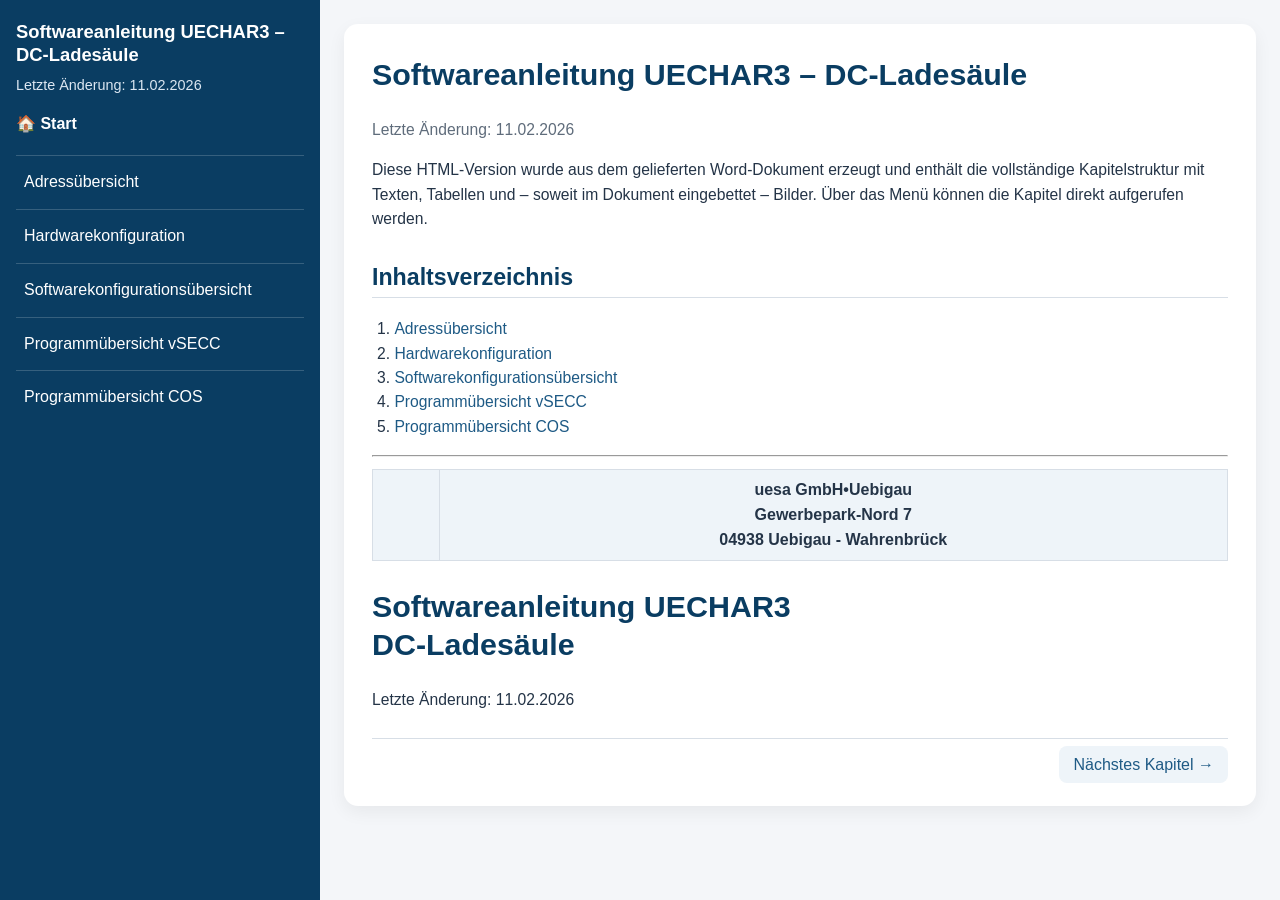
<file: index.html>
<!DOCTYPE html>
<html lang="de">
<head>
<meta charset="UTF-8">
<meta name="viewport" content="width=device-width, initial-scale=1">
<title>Softwareanleitung UECHAR3 – DC-Ladesäule – Start</title>
<link rel="stylesheet" href="styles.css">
</head>
<body>
<div class="layout">
<aside class="sidebar"><h1>Softwareanleitung UECHAR3 – DC-Ladesäule</h1><div class="meta">Letzte Änderung: 11.02.2026</div><div><a href="index.html" style="color:white;font-weight:bold;">🏠 Start</a></div><nav><div class="chapter"><a class="" href="adressuebersicht.html">Adressübersicht</a></div><div class="chapter"><a class="" href="hardwarekonfiguration.html">Hardwarekonfiguration</a></div><div class="chapter"><a class="" href="softwarekonfigurationsuebersicht.html">Softwarekonfigurationsübersicht</a></div><div class="chapter"><a class="" href="programmuebersicht-vsecc.html">Programmübersicht vSECC</a></div><div class="chapter"><a class="" href="programmuebersicht-cos.html">Programmübersicht COS</a></div></nav></aside>
<main class="content">
<article class="article">
<h1>Softwareanleitung UECHAR3 – DC-Ladesäule</h1><p class="meta">Letzte Änderung: 11.02.2026</p><p>Diese HTML-Version wurde aus dem gelieferten Word-Dokument erzeugt und enthält die vollständige Kapitelstruktur mit Texten, Tabellen und – soweit im Dokument eingebettet – Bilder. Über das Menü können die Kapitel direkt aufgerufen werden.</p><h2>Inhaltsverzeichnis</h2><ol><li><a href="adressuebersicht.html">Adressübersicht</a></li><li><a href="hardwarekonfiguration.html">Hardwarekonfiguration</a></li><li><a href="softwarekonfigurationsuebersicht.html">Softwarekonfigurationsübersicht</a></li><li><a href="programmuebersicht-vsecc.html">Programmübersicht vSECC</a></li><li><a href="programmuebersicht-cos.html">Programmübersicht COS</a></li></ol><hr><div class="table-wrap"><table><tr><th></th><th>uesa GmbH•Uebigau<br>Gewerbepark-Nord 7<br>04938 Uebigau - Wahrenbrück</th></tr></table></div><h1>Softwareanleitung UECHAR3<br>DC-Ladesäule</h1><p>Letzte Änderung: 11.02.2026</p>
<div class="footer-nav"><div></div><div><a href="adressuebersicht.html">Nächstes Kapitel →</a></div></div>
</article>
</main>
</div>
</body>
</html>
</file>
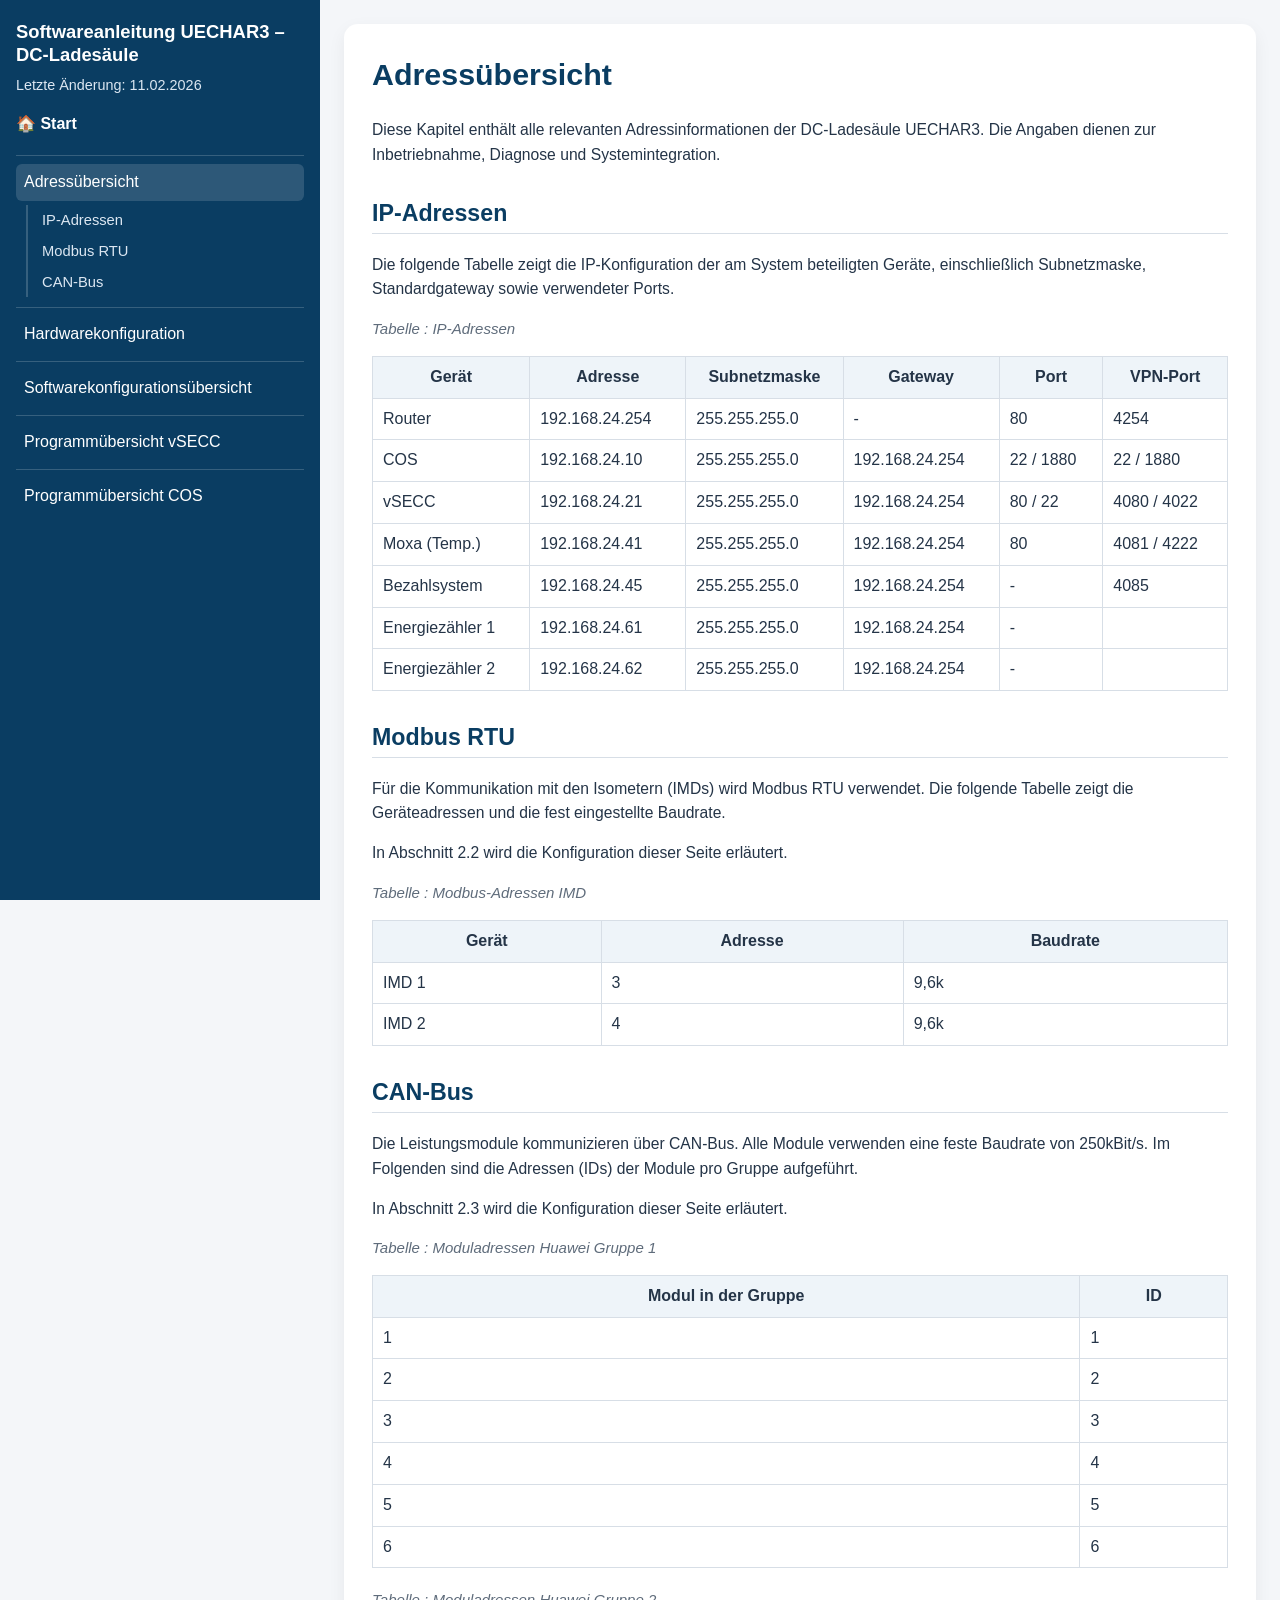
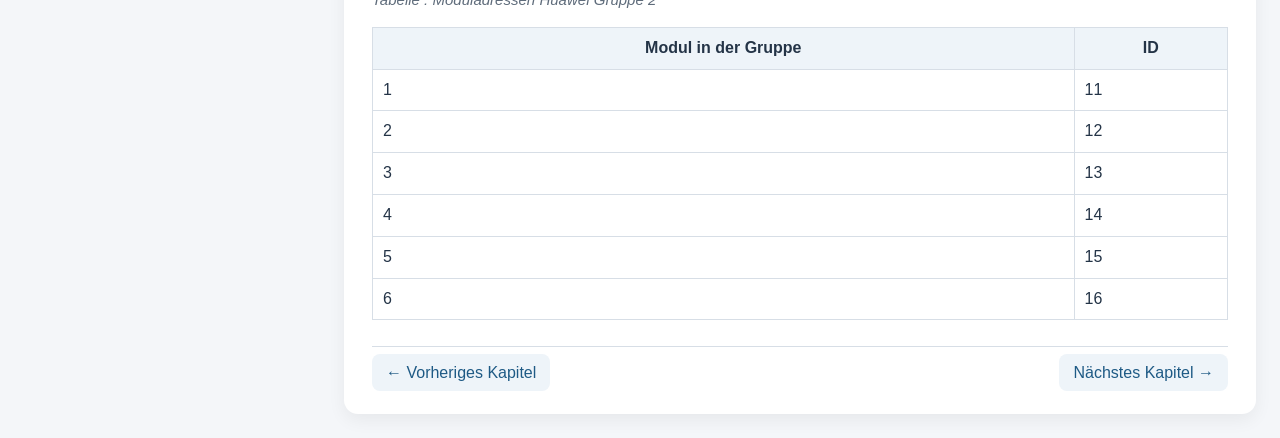
<file: adressuebersicht.html>
<!DOCTYPE html>
<html lang="de">
<head>
<meta charset="UTF-8">
<meta name="viewport" content="width=device-width, initial-scale=1">
<title>Softwareanleitung UECHAR3 – DC-Ladesäule – Adressübersicht</title>
<link rel="stylesheet" href="styles.css">
</head>
<body>
<div class="layout">
<aside class="sidebar"><h1>Softwareanleitung UECHAR3 – DC-Ladesäule</h1><div class="meta">Letzte Änderung: 11.02.2026</div><div><a href="index.html" style="color:white;font-weight:bold;">🏠 Start</a></div><nav><div class="chapter"><a class="active" href="adressuebersicht.html">Adressübersicht</a><div class="subnav"><a href="#ip-adressen">IP-Adressen</a><a href="#modbus-rtu">Modbus RTU</a><a href="#can-bus">CAN-Bus</a></div></div><div class="chapter"><a class="" href="hardwarekonfiguration.html">Hardwarekonfiguration</a></div><div class="chapter"><a class="" href="softwarekonfigurationsuebersicht.html">Softwarekonfigurationsübersicht</a></div><div class="chapter"><a class="" href="programmuebersicht-vsecc.html">Programmübersicht vSECC</a></div><div class="chapter"><a class="" href="programmuebersicht-cos.html">Programmübersicht COS</a></div></nav></aside>
<main class="content">
<article class="article">
<h1>Adressübersicht</h1><p>Diese Kapitel enthält alle relevanten Adressinformationen der DC-Ladesäule UECHAR3. Die Angaben dienen zur Inbetriebnahme, Diagnose und Systemintegration.</p><h2 id="ip-adressen">IP-Adressen</h2><p>Die folgende Tabelle zeigt die IP-Konfiguration der am System beteiligten Geräte, einschließlich Subnetzmaske, Standardgateway sowie verwendeter Ports.</p><p class="caption">Tabelle : IP-Adressen</p><div class="table-wrap"><table><tr><th>Gerät</th><th>Adresse</th><th>Subnetzmaske</th><th>Gateway</th><th>Port</th><th>VPN-Port</th></tr><tr><td>Router</td><td>192.168.24.254</td><td>255.255.255.0</td><td>-</td><td>80</td><td>4254</td></tr><tr><td>COS</td><td>192.168.24.10</td><td>255.255.255.0</td><td>192.168.24.254</td><td>22 / 1880</td><td>22 / 1880</td></tr><tr><td>vSECC</td><td>192.168.24.21</td><td>255.255.255.0</td><td>192.168.24.254</td><td>80 / 22</td><td>4080 / 4022</td></tr><tr><td>Moxa (Temp.)</td><td>192.168.24.41</td><td>255.255.255.0</td><td>192.168.24.254</td><td>80</td><td>4081 / 4222</td></tr><tr><td>Bezahlsystem</td><td>192.168.24.45</td><td>255.255.255.0</td><td>192.168.24.254</td><td>-</td><td>4085</td></tr><tr><td>Energiezähler 1</td><td>192.168.24.61</td><td>255.255.255.0</td><td>192.168.24.254</td><td>-</td><td></td></tr><tr><td>Energiezähler 2</td><td>192.168.24.62</td><td>255.255.255.0</td><td>192.168.24.254</td><td>-</td><td></td></tr></table></div><h2 id="modbus-rtu">Modbus RTU</h2><p>Für die Kommunikation mit den Isometern (IMDs) wird Modbus RTU verwendet. Die folgende Tabelle zeigt die Geräteadressen und die fest eingestellte Baudrate.</p><p>In Abschnitt 2.2 wird die Konfiguration dieser Seite erläutert.</p><p class="caption">Tabelle : Modbus-Adressen IMD</p><div class="table-wrap"><table><tr><th>Gerät</th><th>Adresse</th><th>Baudrate</th></tr><tr><td>IMD 1</td><td>3</td><td>9,6k</td></tr><tr><td>IMD 2</td><td>4</td><td>9,6k</td></tr></table></div><h2 id="can-bus">CAN-Bus</h2><p>Die Leistungsmodule kommunizieren über CAN-Bus. Alle Module verwenden eine feste Baudrate von 250kBit/s. Im Folgenden sind die Adressen (IDs) der Module pro Gruppe aufgeführt.</p><p>In Abschnitt 2.3 wird die Konfiguration dieser Seite erläutert.</p><p class="caption">Tabelle : Moduladressen Huawei Gruppe 1</p><div class="table-wrap"><table><tr><th>Modul in der Gruppe</th><th>ID</th></tr><tr><td>1</td><td>1</td></tr><tr><td>2</td><td>2</td></tr><tr><td>3</td><td>3</td></tr><tr><td>4</td><td>4</td></tr><tr><td>5</td><td>5</td></tr><tr><td>6</td><td>6</td></tr></table></div><p class="caption">Tabelle : Moduladressen Huawei Gruppe 2</p><div class="table-wrap"><table><tr><th>Modul in der Gruppe</th><th>ID</th></tr><tr><td>1</td><td>11</td></tr><tr><td>2</td><td>12</td></tr><tr><td>3</td><td>13</td></tr><tr><td>4</td><td>14</td></tr><tr><td>5</td><td>15</td></tr><tr><td>6</td><td>16</td></tr></table></div>
<div class="footer-nav"><div><a href="index.html">← Vorheriges Kapitel</a></div><div><a href="hardwarekonfiguration.html">Nächstes Kapitel →</a></div></div>
</article>
</main>
</div>
</body>
</html>
</file>
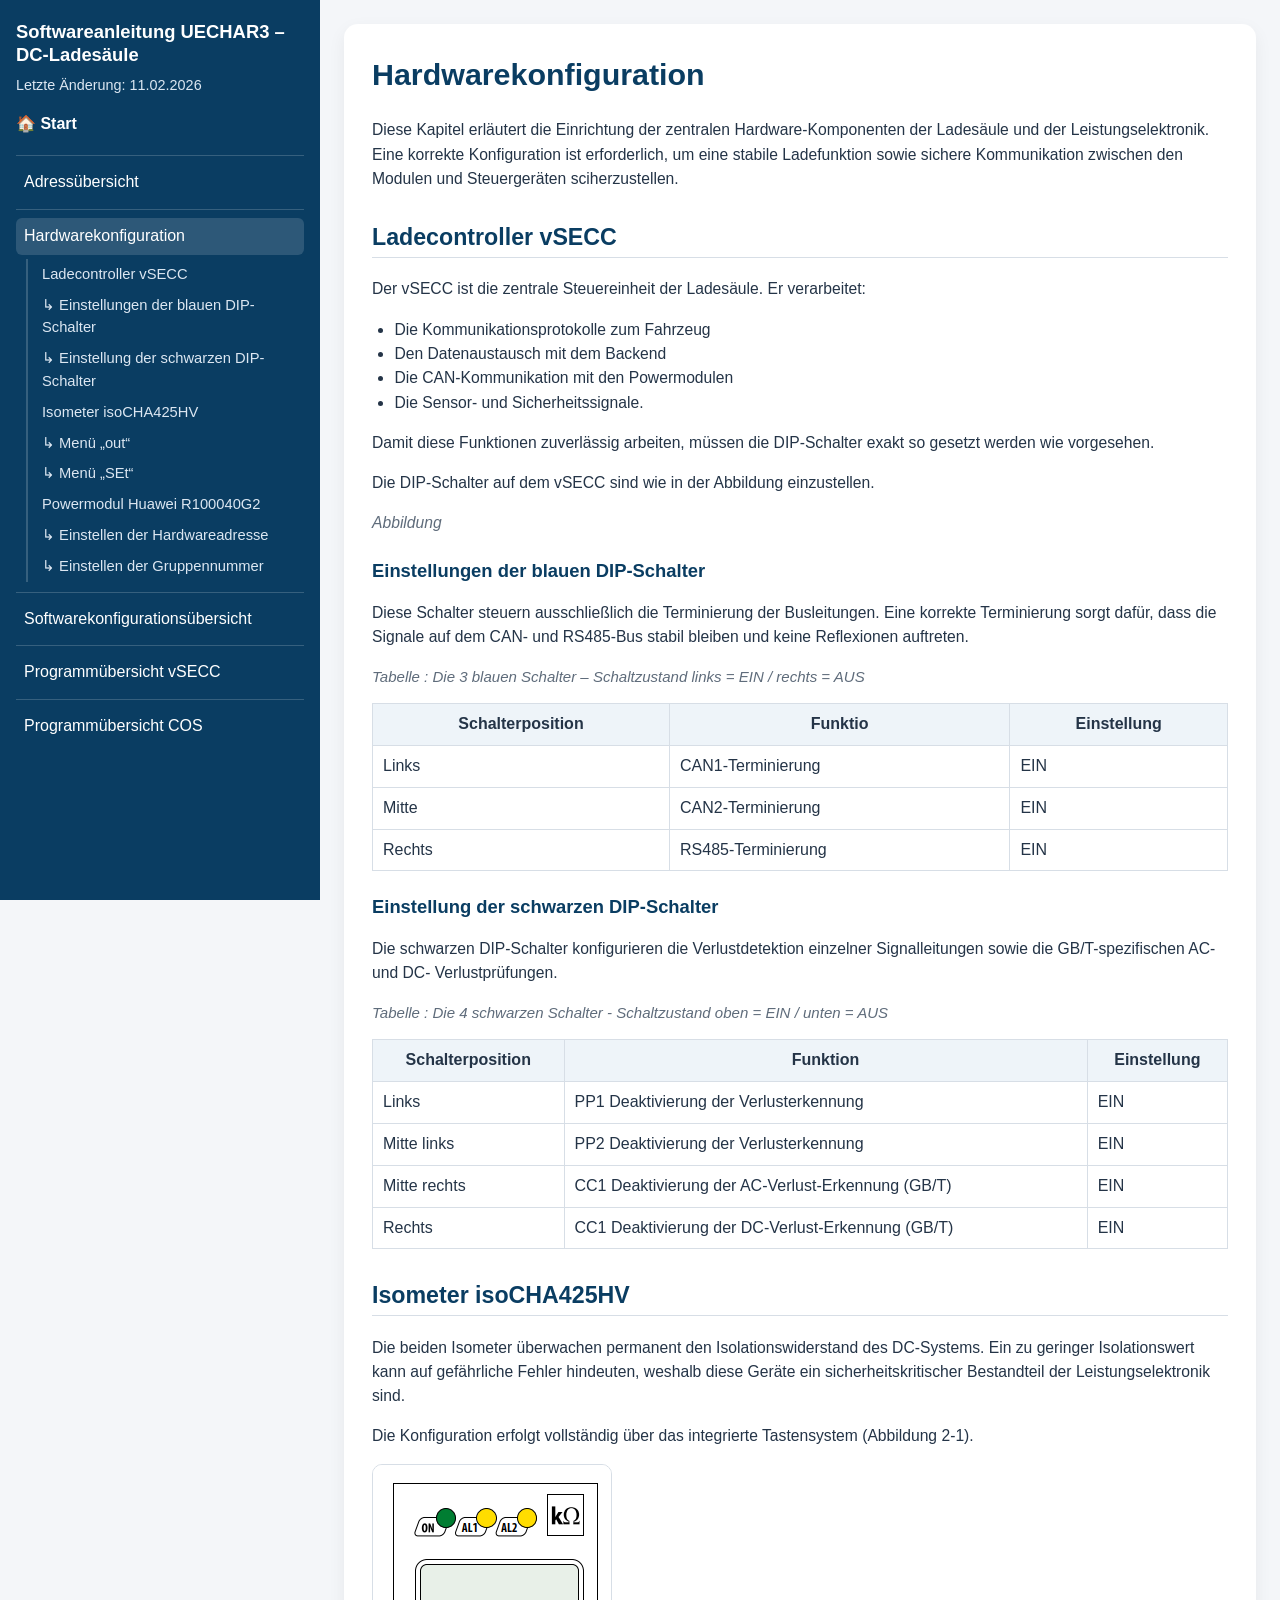
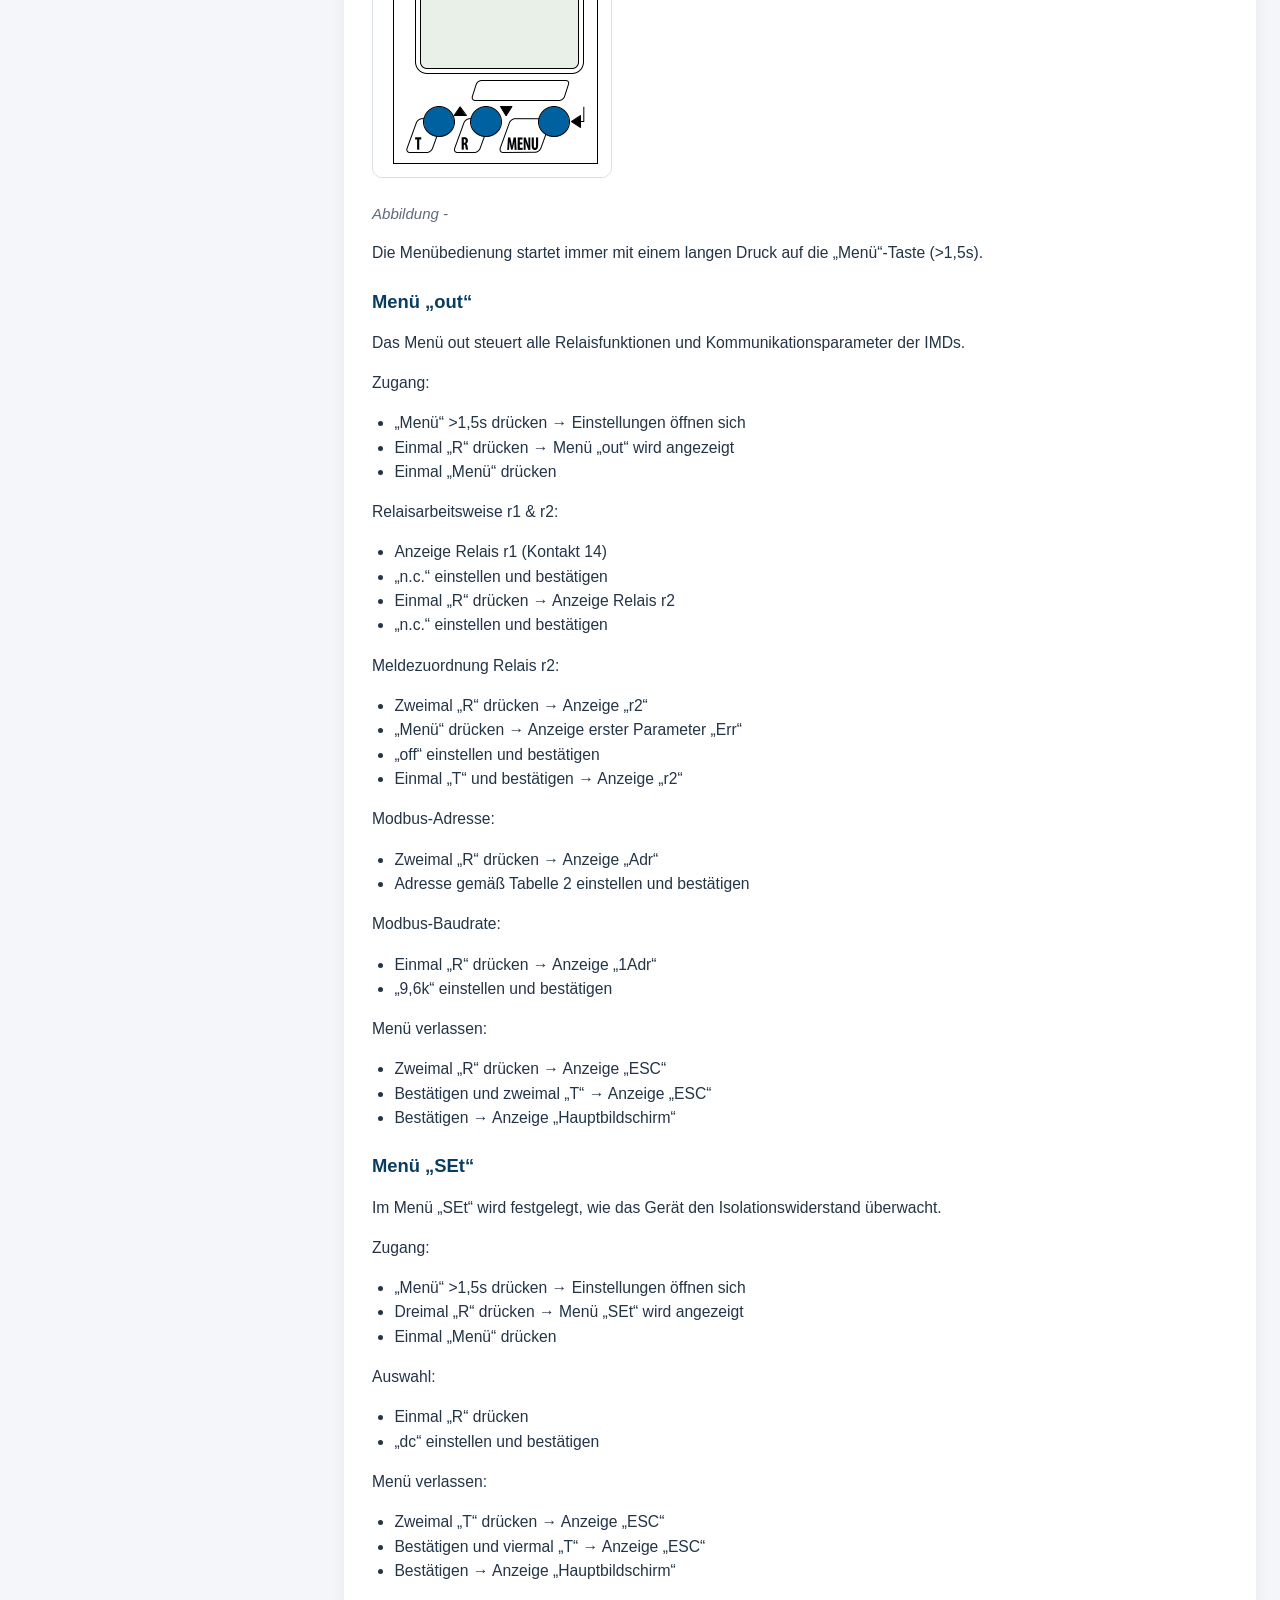
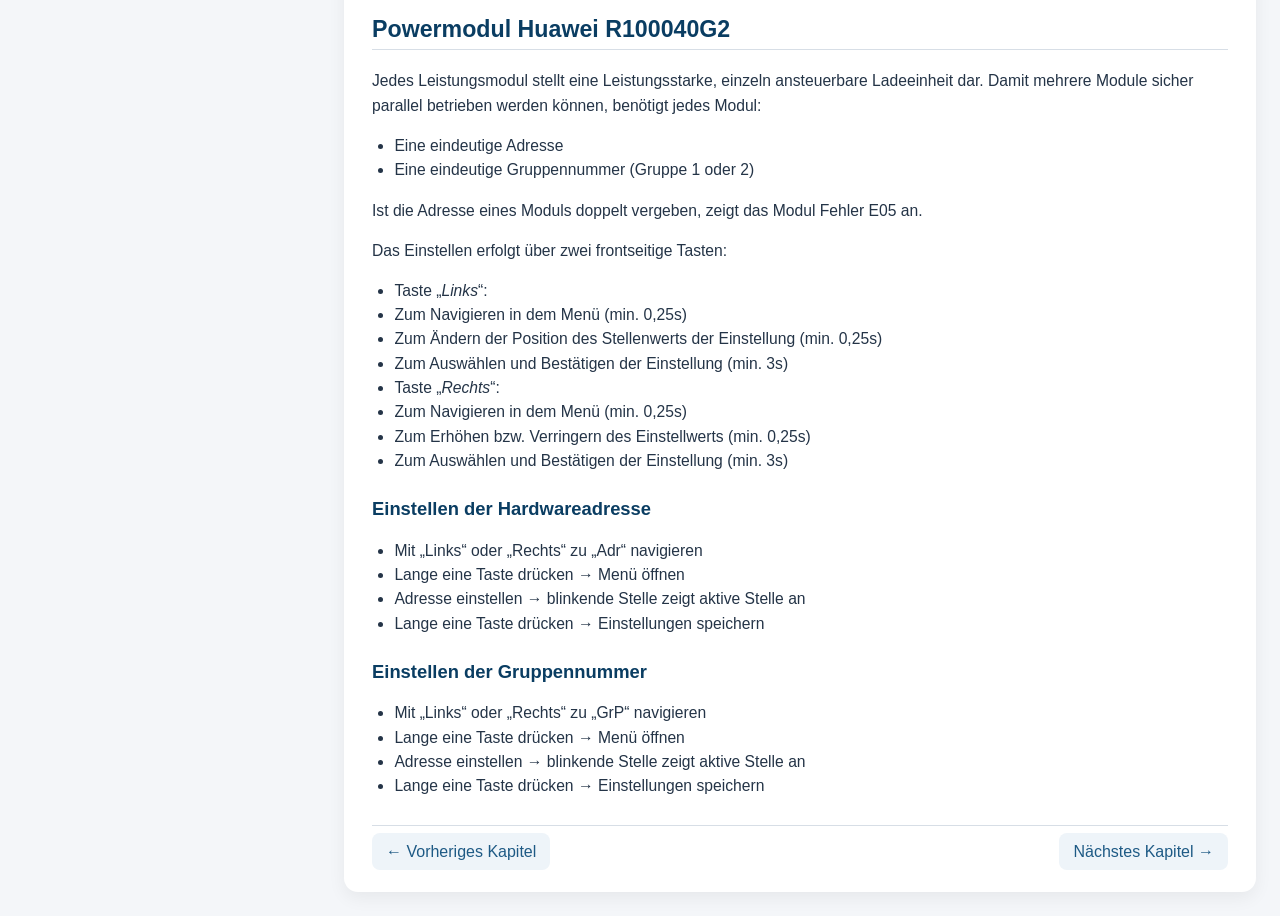
<file: hardwarekonfiguration.html>
<!DOCTYPE html>
<html lang="de">
<head>
<meta charset="UTF-8">
<meta name="viewport" content="width=device-width, initial-scale=1">
<title>Softwareanleitung UECHAR3 – DC-Ladesäule – Hardwarekonfiguration</title>
<link rel="stylesheet" href="styles.css">
</head>
<body>
<div class="layout">
<aside class="sidebar"><h1>Softwareanleitung UECHAR3 – DC-Ladesäule</h1><div class="meta">Letzte Änderung: 11.02.2026</div><div><a href="index.html" style="color:white;font-weight:bold;">🏠 Start</a></div><nav><div class="chapter"><a class="" href="adressuebersicht.html">Adressübersicht</a></div><div class="chapter"><a class="active" href="hardwarekonfiguration.html">Hardwarekonfiguration</a><div class="subnav"><a href="#ladecontroller-vsecc">Ladecontroller vSECC</a><a href="#einstellungen-der-blauen-dip-schalter">↳ Einstellungen der blauen DIP-Schalter</a><a href="#einstellung-der-schwarzen-dip-schalter">↳ Einstellung der schwarzen DIP-Schalter</a><a href="#isometer-isocha425hv">Isometer isoCHA425HV</a><a href="#menue-out">↳ Menü „out“</a><a href="#menue-set">↳ Menü „SEt“</a><a href="#powermodul-huawei-r100040g2">Powermodul Huawei R100040G2</a><a href="#einstellen-der-hardwareadresse">↳ Einstellen der Hardwareadresse</a><a href="#einstellen-der-gruppennummer">↳ Einstellen der Gruppennummer</a></div></div><div class="chapter"><a class="" href="softwarekonfigurationsuebersicht.html">Softwarekonfigurationsübersicht</a></div><div class="chapter"><a class="" href="programmuebersicht-vsecc.html">Programmübersicht vSECC</a></div><div class="chapter"><a class="" href="programmuebersicht-cos.html">Programmübersicht COS</a></div></nav></aside>
<main class="content">
<article class="article">
<h1>Hardwarekonfiguration</h1><p>Diese Kapitel erläutert die Einrichtung der zentralen Hardware-Komponenten der Ladesäule und der Leistungselektronik. Eine korrekte Konfiguration ist erforderlich, um eine stabile Ladefunktion sowie sichere Kommunikation zwischen den Modulen und Steuergeräten sciherzustellen.</p><h2 id="ladecontroller-vsecc">Ladecontroller vSECC</h2><p>Der vSECC ist die zentrale Steuereinheit der Ladesäule. Er verarbeitet:</p><ul><li>Die Kommunikationsprotokolle zum Fahrzeug</li><li>Den Datenaustausch mit dem Backend</li><li>Die CAN-Kommunikation mit den Powermodulen</li><li>Die Sensor- und Sicherheitssignale.</li></ul><p>Damit diese Funktionen zuverlässig arbeiten, müssen die DIP-Schalter exakt so gesetzt werden wie vorgesehen.</p><p>Die DIP-Schalter auf dem vSECC sind wie in der Abbildung einzustellen.</p><p class="figure-marker">Abbildung</p><h3 id="einstellungen-der-blauen-dip-schalter">Einstellungen der blauen DIP-Schalter</h3><p>Diese Schalter steuern ausschließlich die Terminierung der Busleitungen. Eine korrekte Terminierung sorgt dafür, dass die Signale auf dem CAN- und RS485-Bus stabil bleiben und keine Reflexionen auftreten.</p><p class="caption">Tabelle : Die 3 blauen Schalter – Schaltzustand links = EIN / rechts = AUS</p><div class="table-wrap"><table><tr><th>Schalterposition</th><th>Funktio</th><th>Einstellung</th></tr><tr><td>Links</td><td>CAN1-Terminierung</td><td>EIN</td></tr><tr><td>Mitte</td><td>CAN2-Terminierung</td><td>EIN</td></tr><tr><td>Rechts</td><td>RS485-Terminierung</td><td>EIN</td></tr></table></div><h3 id="einstellung-der-schwarzen-dip-schalter">Einstellung der schwarzen DIP-Schalter</h3><p>Die schwarzen DIP-Schalter konfigurieren die Verlustdetektion einzelner Signalleitungen sowie die GB/T-spezifischen AC- und DC- Verlustprüfungen.</p><p class="caption">Tabelle : Die 4 schwarzen Schalter - Schaltzustand oben = EIN / unten = AUS</p><div class="table-wrap"><table><tr><th>Schalterposition</th><th>Funktion</th><th>Einstellung</th></tr><tr><td>Links</td><td>PP1 Deaktivierung der Verlusterkennung</td><td>EIN</td></tr><tr><td>Mitte links</td><td>PP2 Deaktivierung der Verlusterkennung</td><td>EIN</td></tr><tr><td>Mitte rechts</td><td>CC1 Deaktivierung der AC-Verlust-Erkennung (GB/T)</td><td>EIN</td></tr><tr><td>Rechts</td><td>CC1 Deaktivierung der DC-Verlust-Erkennung (GB/T)</td><td>EIN</td></tr></table></div><h2 id="isometer-isocha425hv">Isometer isoCHA425HV</h2><p>Die beiden Isometer überwachen permanent den Isolationswiderstand des DC-Systems. Ein zu geringer Isolationswert kann auf gefährliche Fehler hindeuten, weshalb diese Geräte ein sicherheitskritischer Bestandteil der Leistungselektronik sind.</p><p>Die Konfiguration erfolgt vollständig über das integrierte Tastensystem (Abbildung 2-1).</p><p><figure class="figure"><img src="assets/image_001.png" alt="Bild aus hardwarekonfiguration" loading="lazy"></figure></p><p class="caption">Abbildung -</p><p>Die Menübedienung startet immer mit einem langen Druck auf die „Menü“-Taste (&gt;1,5s).</p><h3 id="menue-out">Menü „out“</h3><p>Das Menü out steuert alle Relaisfunktionen und Kommunikationsparameter der IMDs.</p><p>Zugang:</p><ul><li>„Menü“ &gt;1,5s drücken		→ Einstellungen öffnen sich</li><li>Einmal „R“ drücken		→ Menü „out“ wird angezeigt</li><li>Einmal „Menü“ drücken</li></ul><p>Relaisarbeitsweise r1 &amp; r2:</p><ul><li>Anzeige Relais r1 (Kontakt 14)</li><li>„n.c.“ einstellen und bestätigen</li><li>Einmal „R“ drücken		→ Anzeige Relais r2</li><li>„n.c.“ einstellen und bestätigen</li></ul><p>Meldezuordnung Relais r2:</p><ul><li>Zweimal „R“ drücken		→ Anzeige „r2“</li><li>„Menü“ drücken		→ Anzeige erster Parameter „Err“</li><li>„off“ einstellen und bestätigen</li><li>Einmal „T“ und bestätigen	→ Anzeige „r2“</li></ul><p>Modbus-Adresse:</p><ul><li>Zweimal „R“ drücken		→ Anzeige „Adr“</li><li>Adresse gemäß Tabelle 2 einstellen und bestätigen</li></ul><p>Modbus-Baudrate:</p><ul><li>Einmal „R“ drücken		→ Anzeige „1Adr“</li><li>„9,6k“ einstellen und bestätigen</li></ul><p>Menü verlassen:</p><ul><li>Zweimal „R“ drücken		→ Anzeige „ESC“</li><li>Bestätigen und zweimal „T“	→ Anzeige „ESC“</li><li>Bestätigen			→ Anzeige „Hauptbildschirm“</li></ul><h3 id="menue-set">Menü „SEt“</h3><p>Im Menü „SEt“ wird festgelegt, wie das Gerät den Isolationswiderstand überwacht.</p><p>Zugang:</p><ul><li>„Menü“ &gt;1,5s drücken		→ Einstellungen öffnen sich</li><li>Dreimal „R“ drücken		→ Menü „SEt“ wird angezeigt</li><li>Einmal „Menü“ drücken</li></ul><p>Auswahl:</p><ul><li>Einmal „R“ drücken</li><li>„dc“ einstellen und bestätigen</li></ul><p>Menü verlassen:</p><ul><li>Zweimal „T“ drücken		→ Anzeige „ESC“</li><li>Bestätigen und viermal „T“	→ Anzeige „ESC“</li><li>Bestätigen			→ Anzeige „Hauptbildschirm“</li></ul><h2 id="powermodul-huawei-r100040g2">Powermodul Huawei R100040G2</h2><p>Jedes Leistungsmodul stellt eine Leistungsstarke, einzeln ansteuerbare Ladeeinheit dar. Damit mehrere Module sicher parallel betrieben werden können, benötigt jedes Modul:</p><ul><li>Eine eindeutige Adresse</li><li>Eine eindeutige Gruppennummer (Gruppe 1 oder 2)</li></ul><p>Ist die Adresse eines Moduls doppelt vergeben, zeigt das Modul Fehler E05 an.</p><p>Das Einstellen erfolgt über zwei frontseitige Tasten:</p><ul><li>Taste „<em>Links</em>“:</li><li>Zum Navigieren in dem Menü (min. 0,25s)</li><li>Zum Ändern der Position des Stellenwerts der Einstellung (min. 0,25s)</li><li>Zum Auswählen und Bestätigen der Einstellung (min. 3s)</li><li>Taste „<em>Rechts</em>“:</li><li>Zum Navigieren in dem Menü (min. 0,25s)</li><li>Zum Erhöhen bzw. Verringern des Einstellwerts (min. 0,25s)</li><li>Zum Auswählen und Bestätigen der Einstellung (min. 3s)</li></ul><h3 id="einstellen-der-hardwareadresse">Einstellen der Hardwareadresse</h3><ul><li>Mit „Links“ oder „Rechts“ zu „Adr“ navigieren</li><li>Lange eine Taste drücken		→ Menü öffnen</li><li>Adresse einstellen 			→ blinkende Stelle zeigt aktive Stelle an</li><li>Lange eine Taste drücken 		→ Einstellungen speichern</li></ul><h3 id="einstellen-der-gruppennummer">Einstellen der Gruppennummer</h3><ul><li>Mit „Links“ oder „Rechts“ zu „GrP“ navigieren</li><li>Lange eine Taste drücken		→ Menü öffnen</li><li>Adresse einstellen 			→ blinkende Stelle zeigt aktive Stelle an</li><li>Lange eine Taste drücken 		→ Einstellungen speichern</li></ul>
<div class="footer-nav"><div><a href="adressuebersicht.html">← Vorheriges Kapitel</a></div><div><a href="softwarekonfigurationsuebersicht.html">Nächstes Kapitel →</a></div></div>
</article>
</main>
</div>
</body>
</html>
</file>
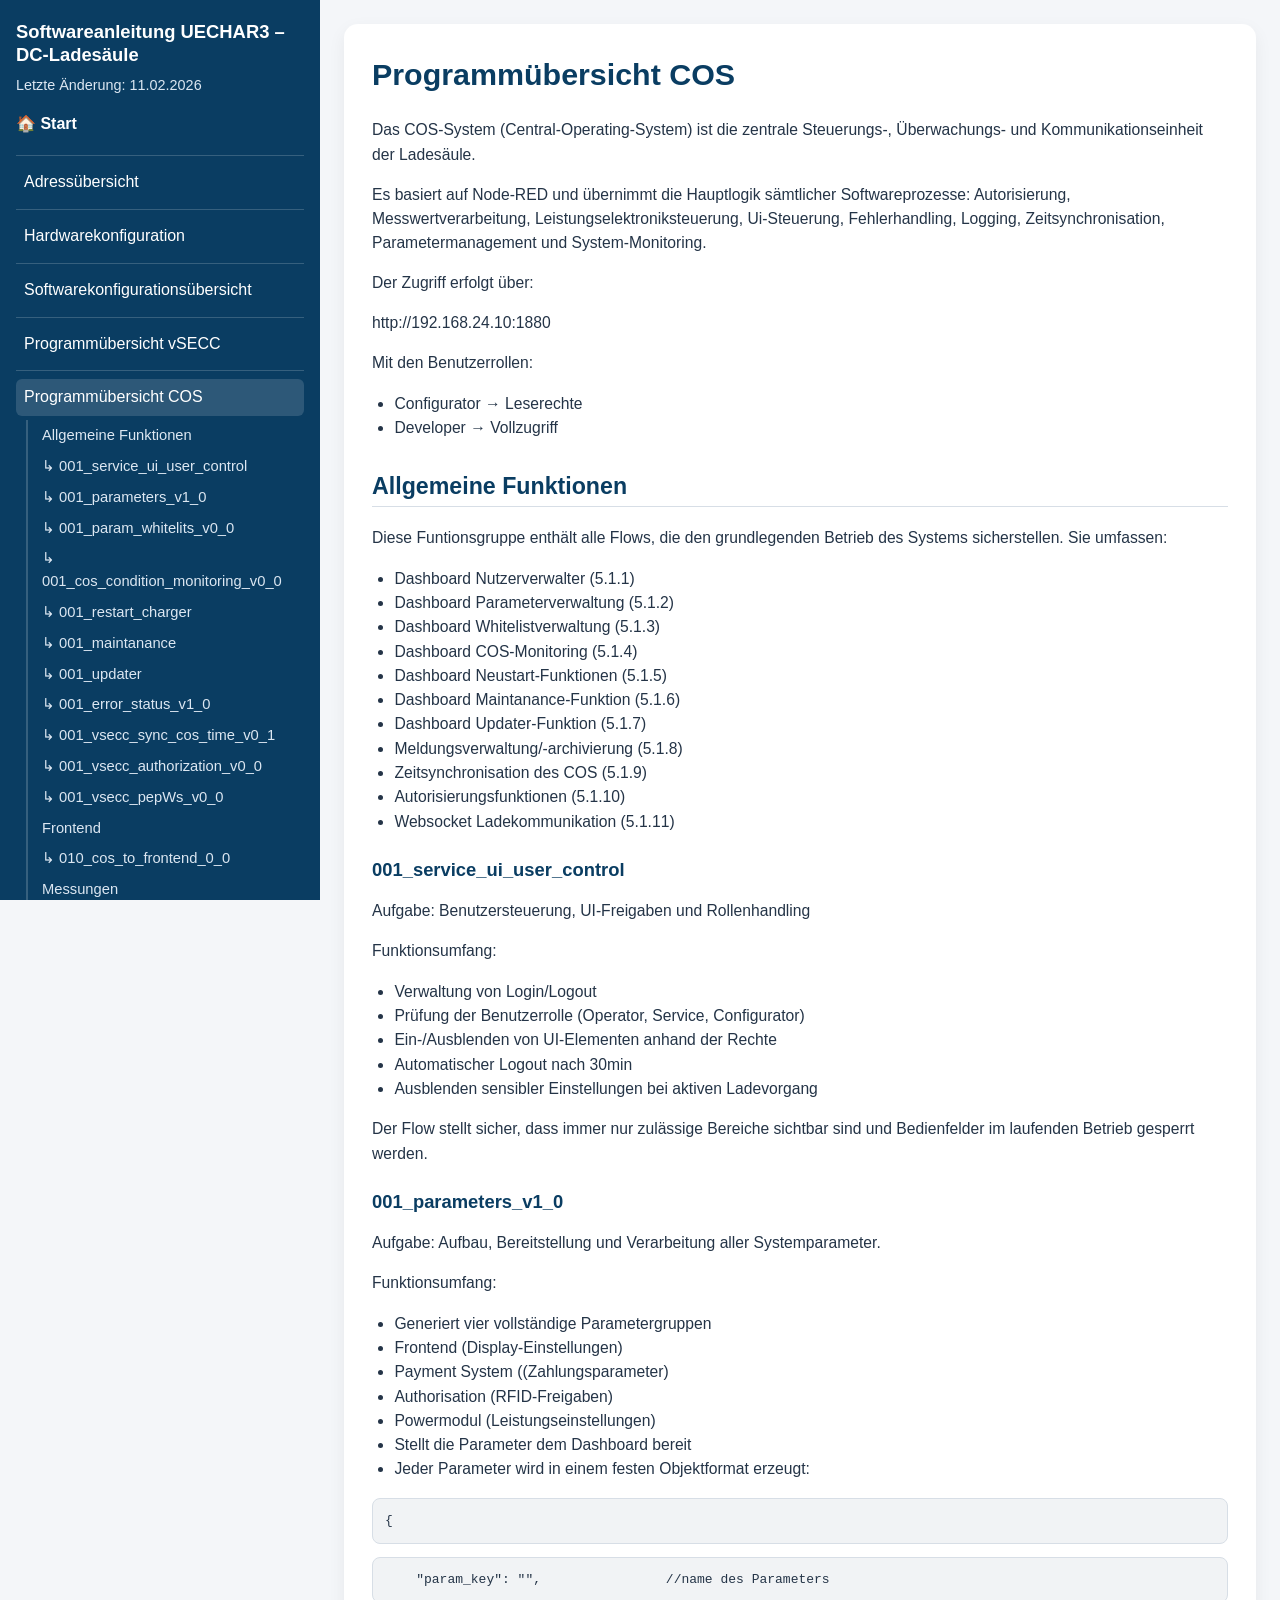
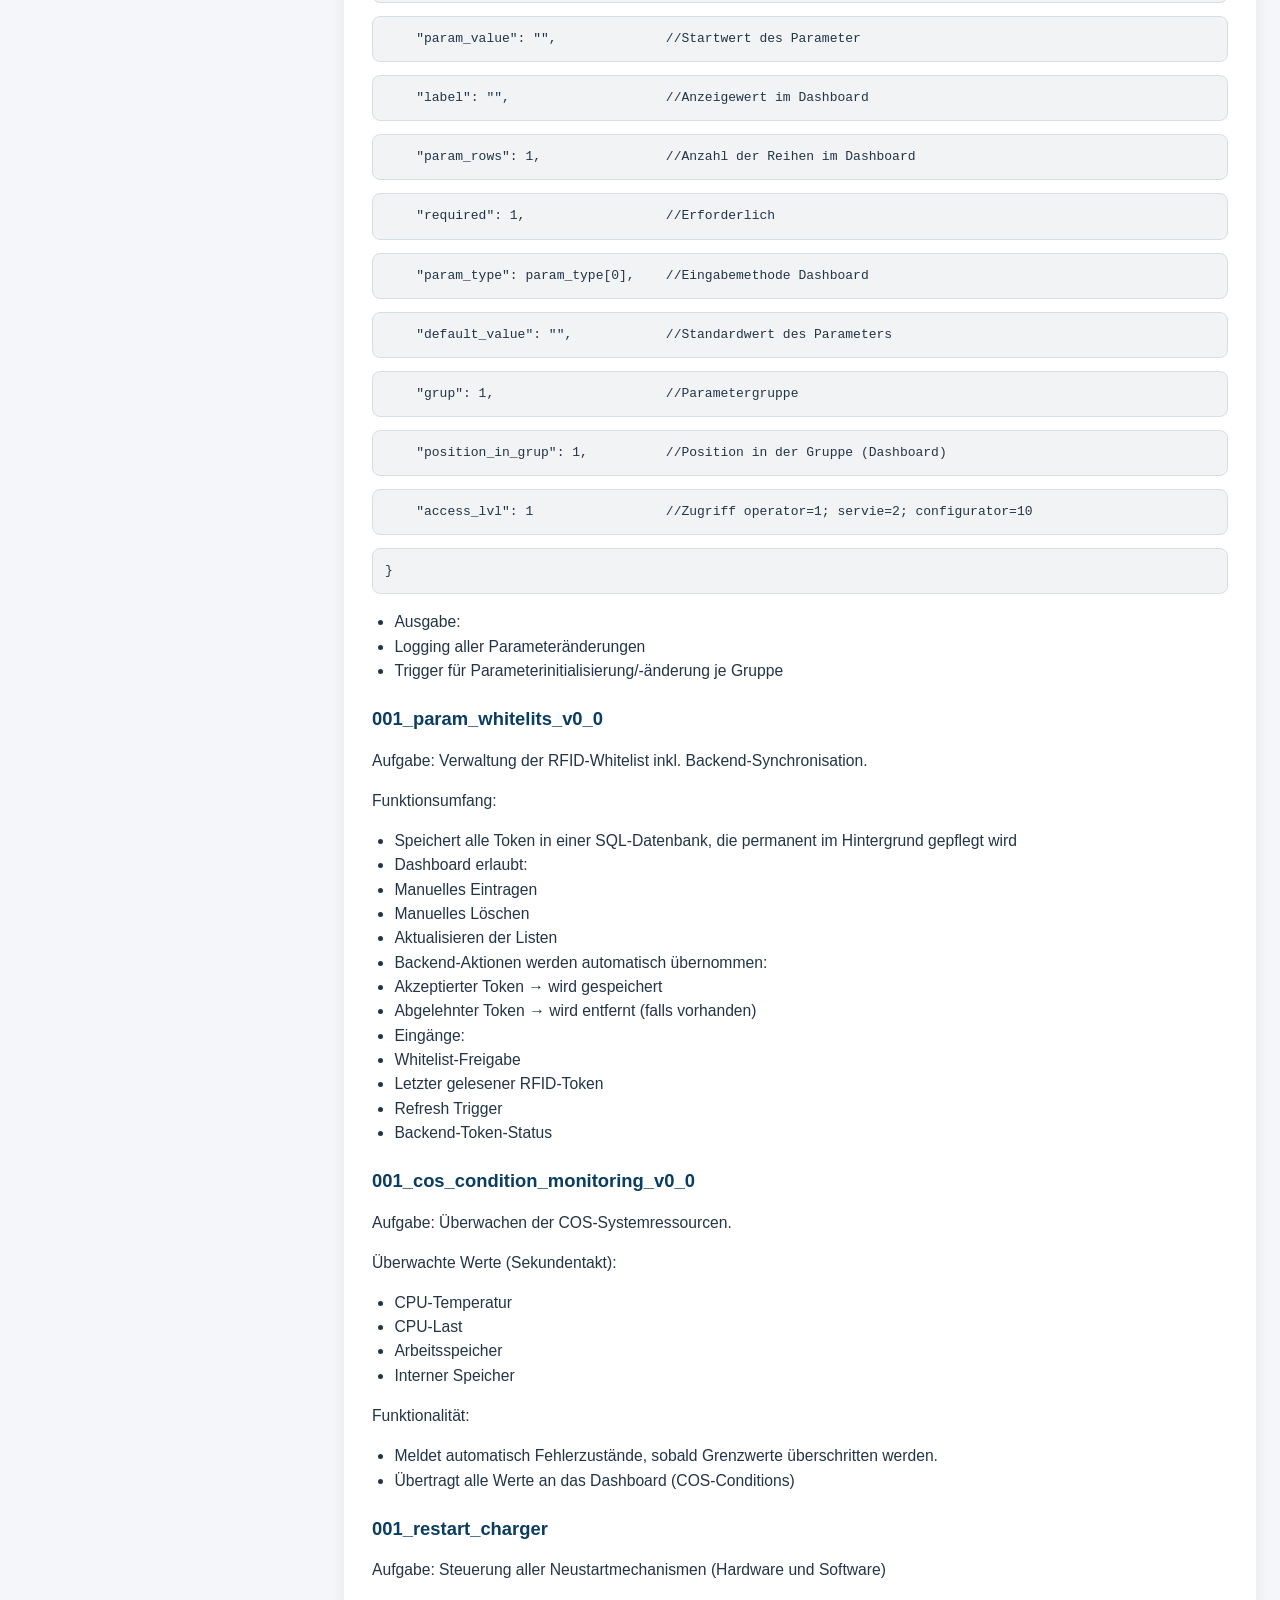
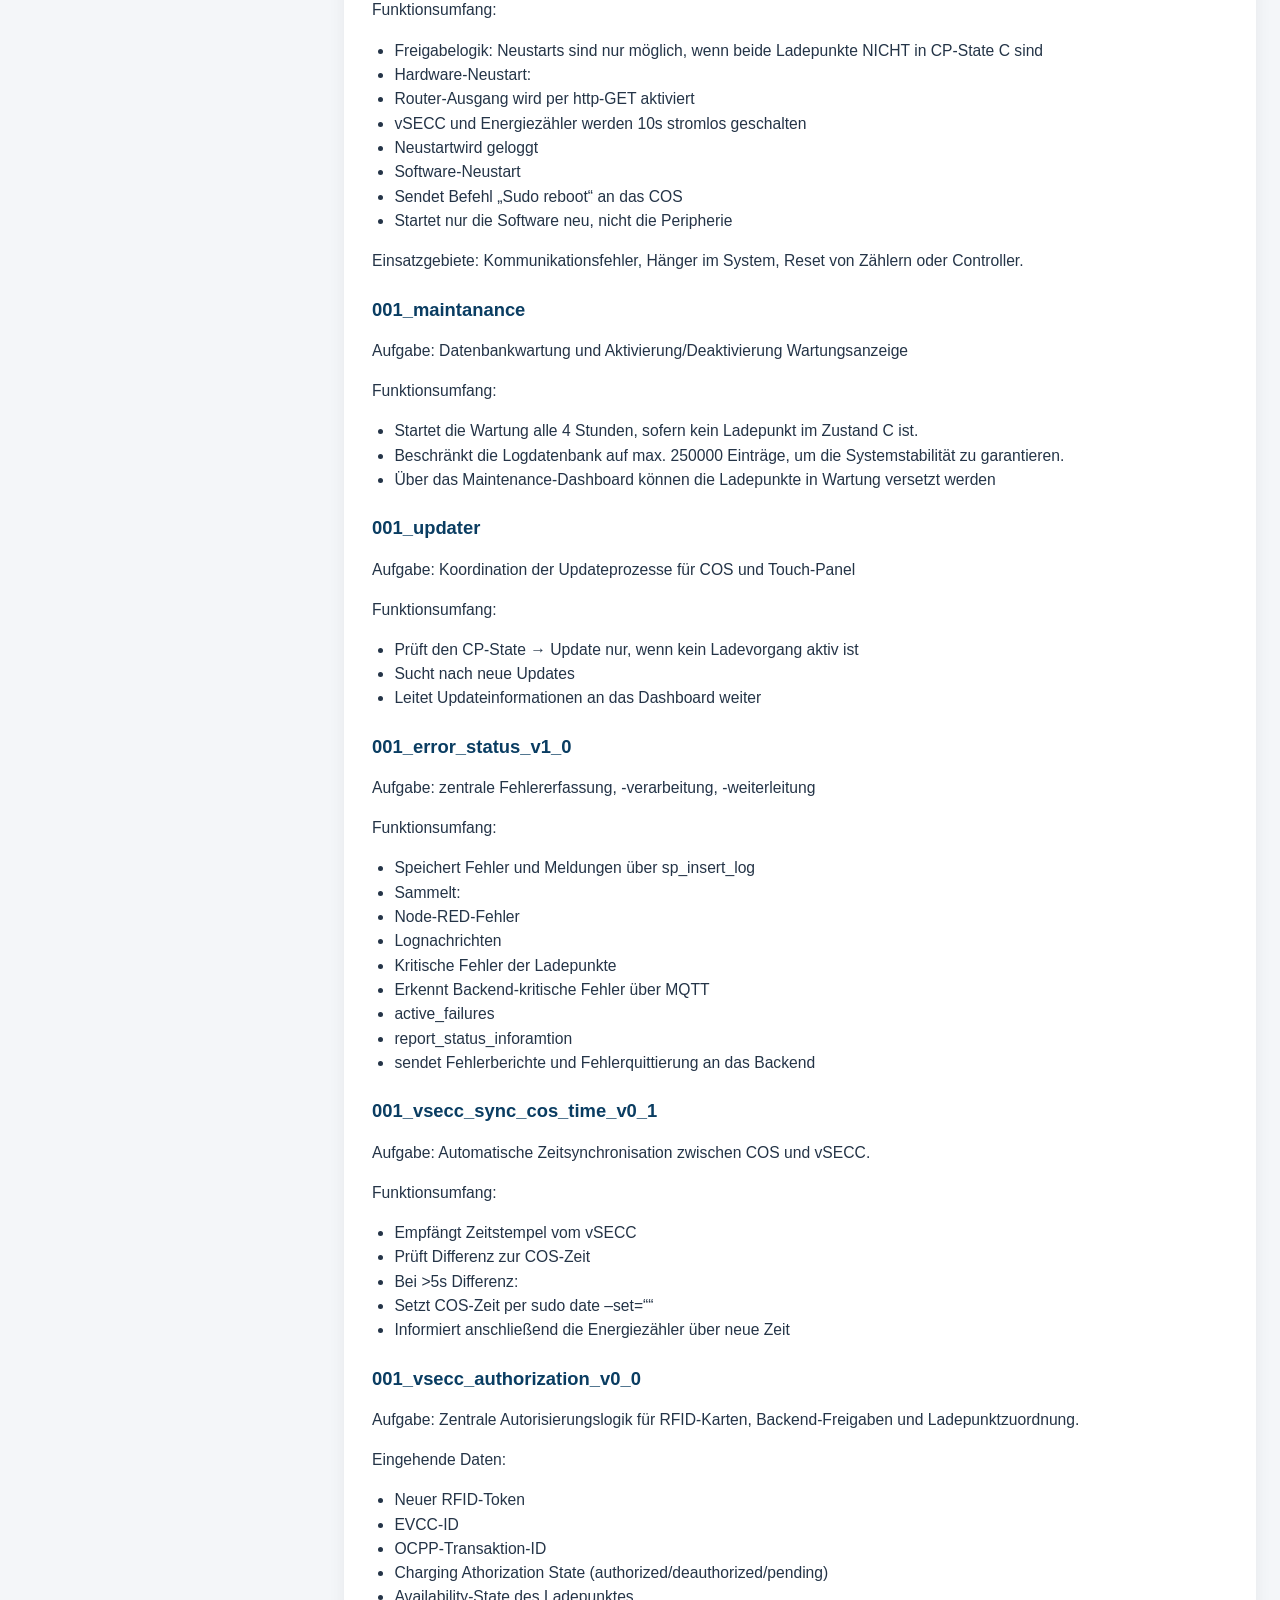
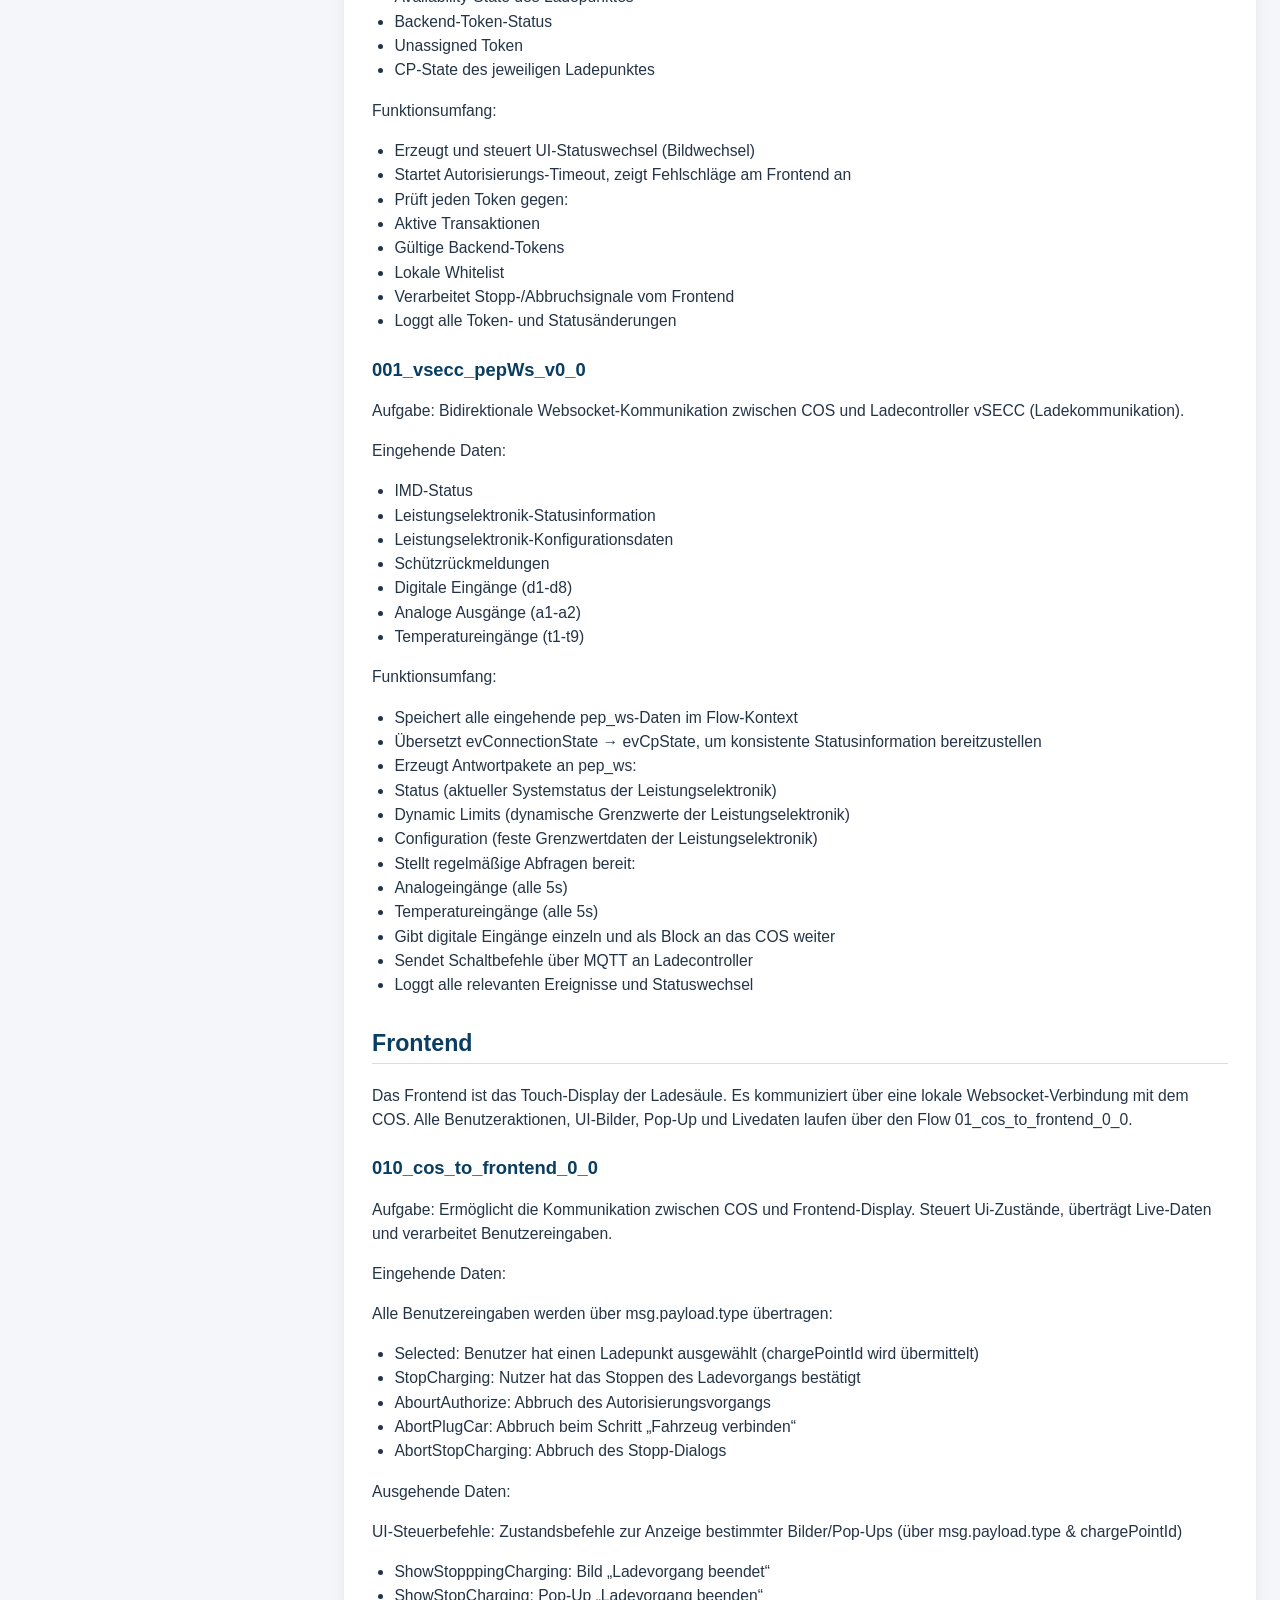
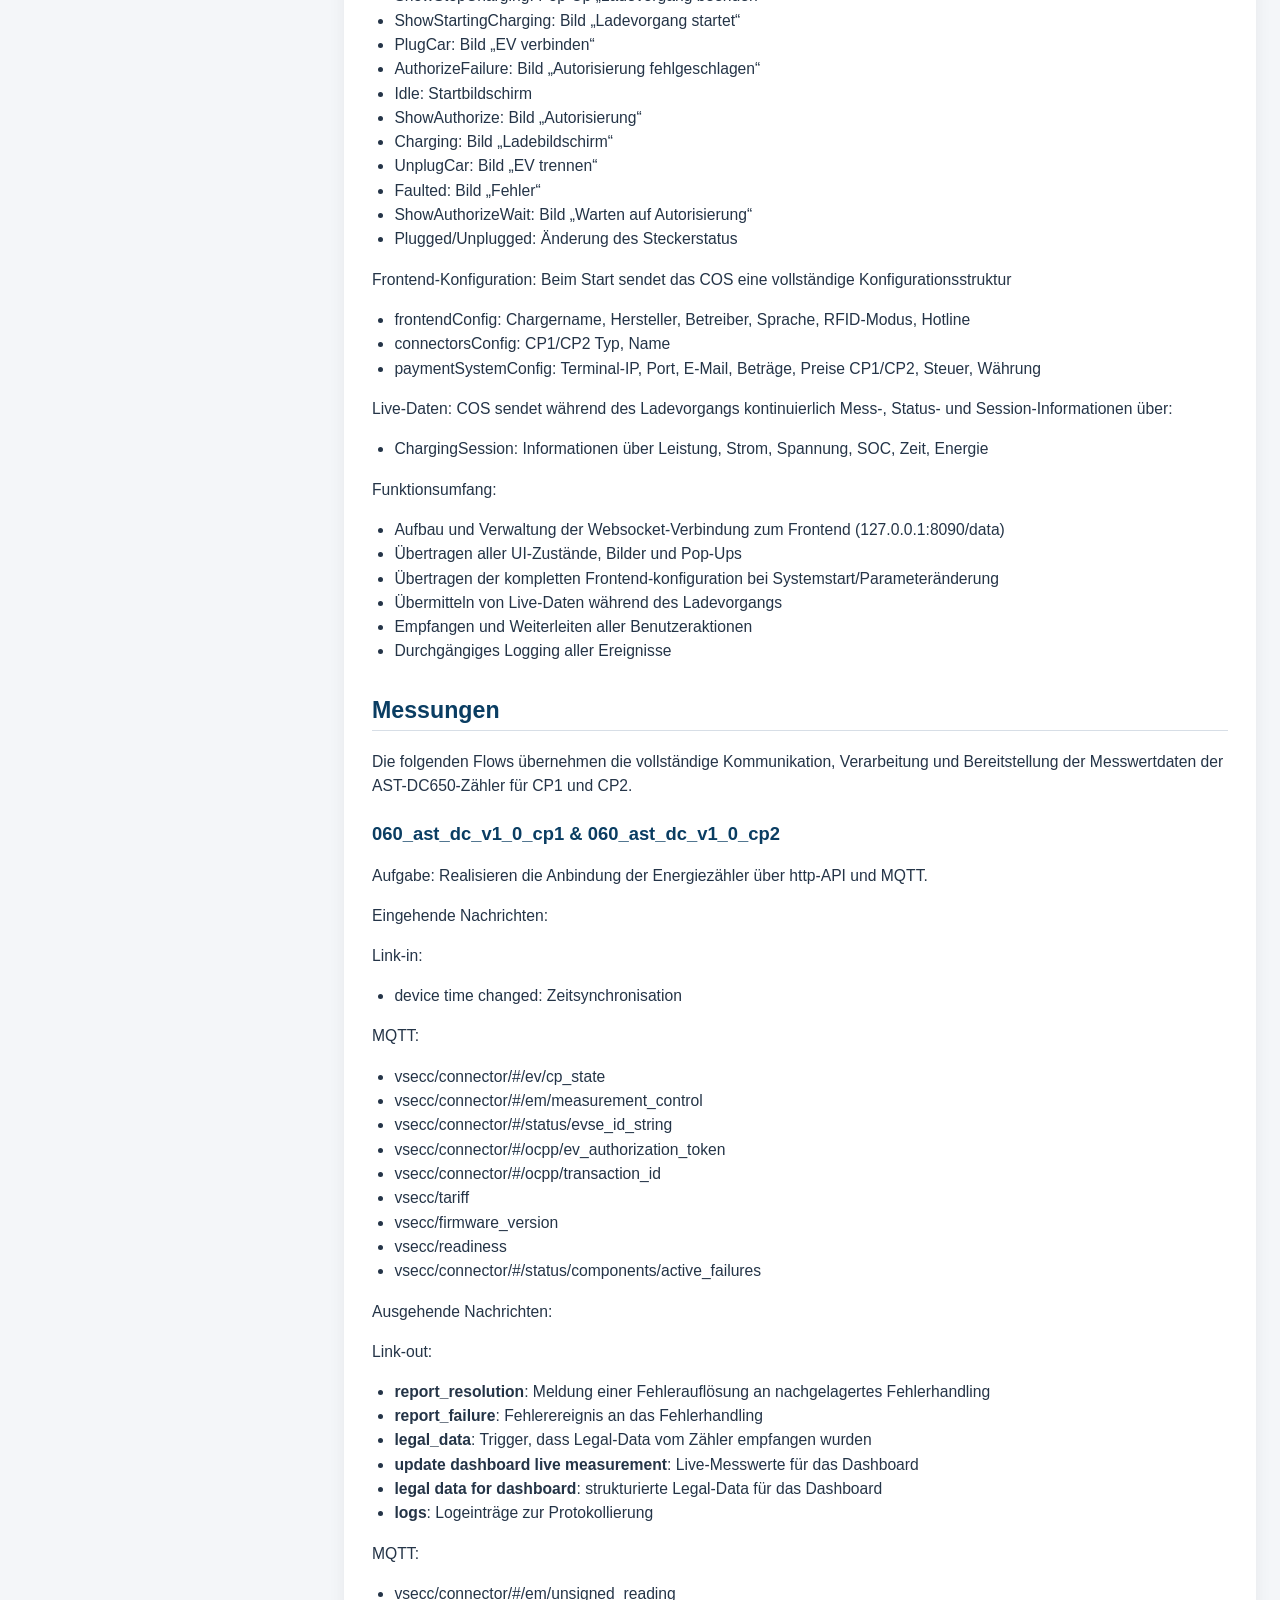
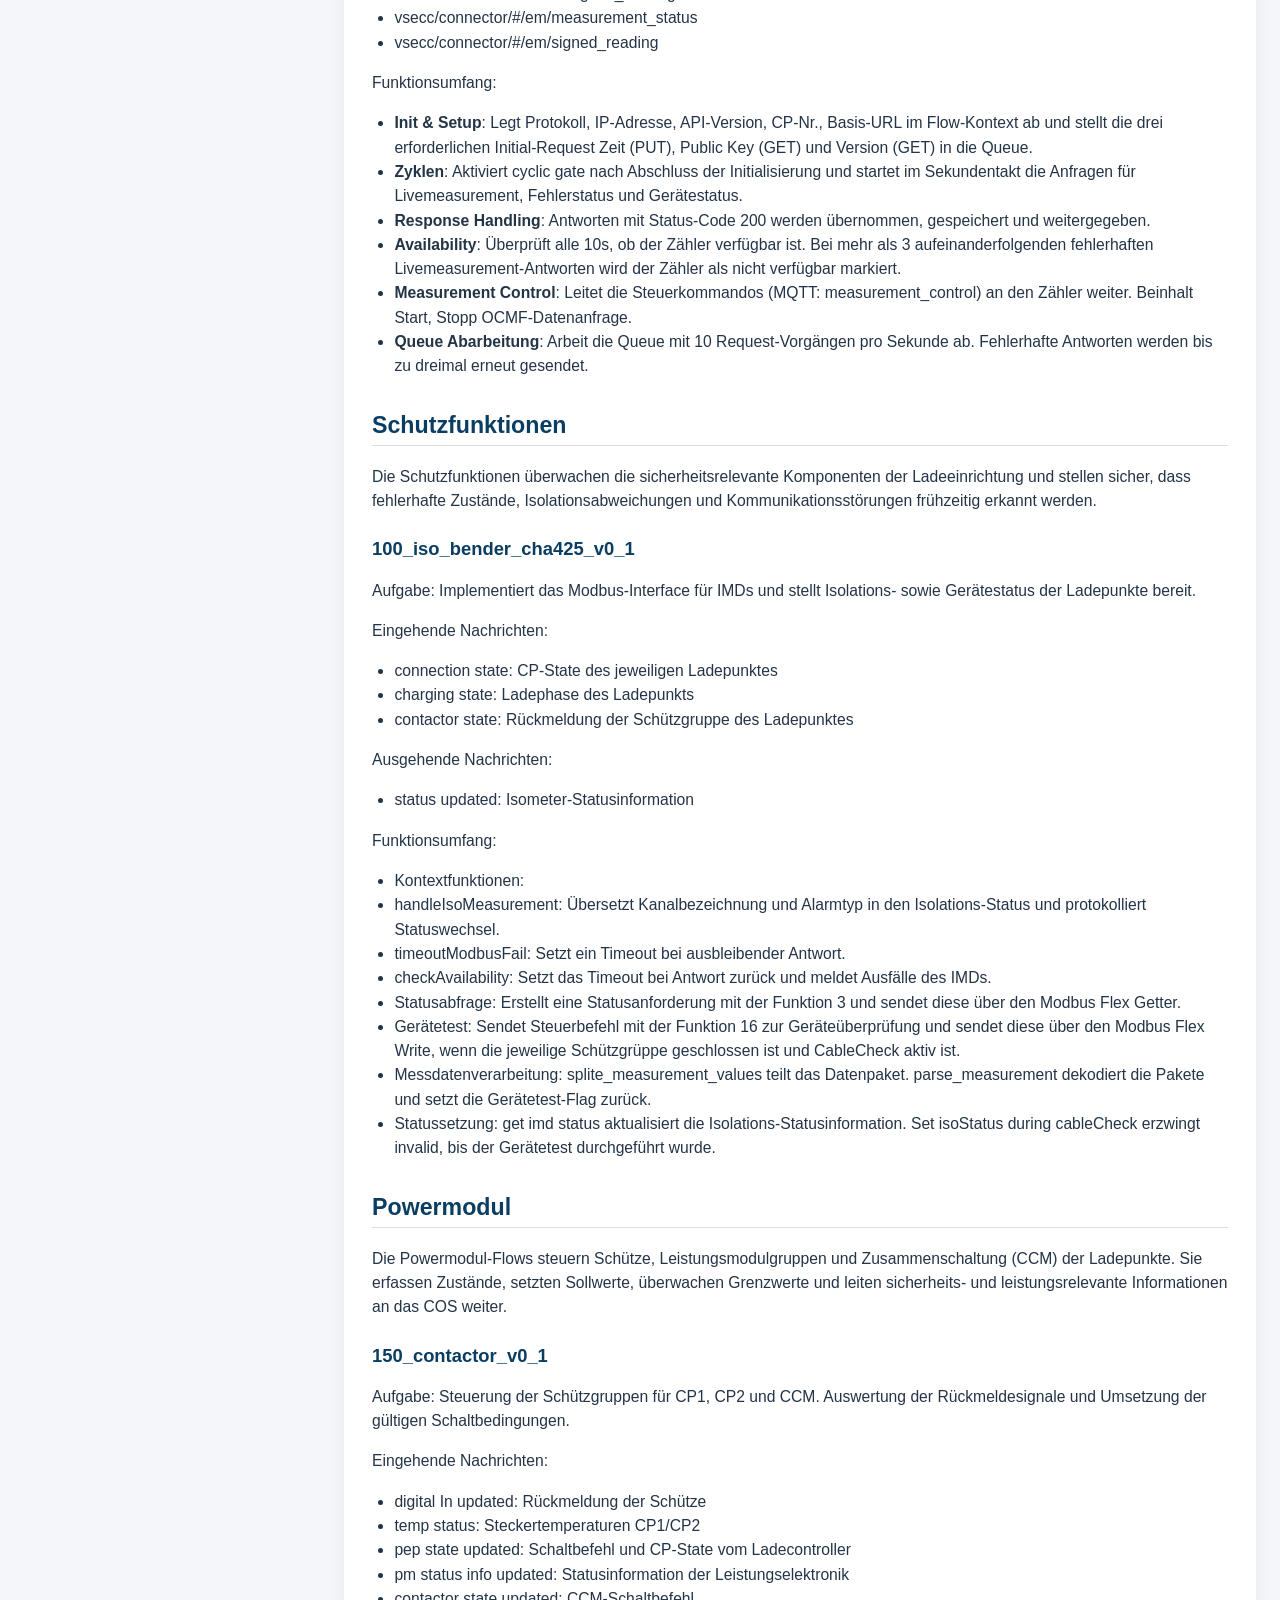
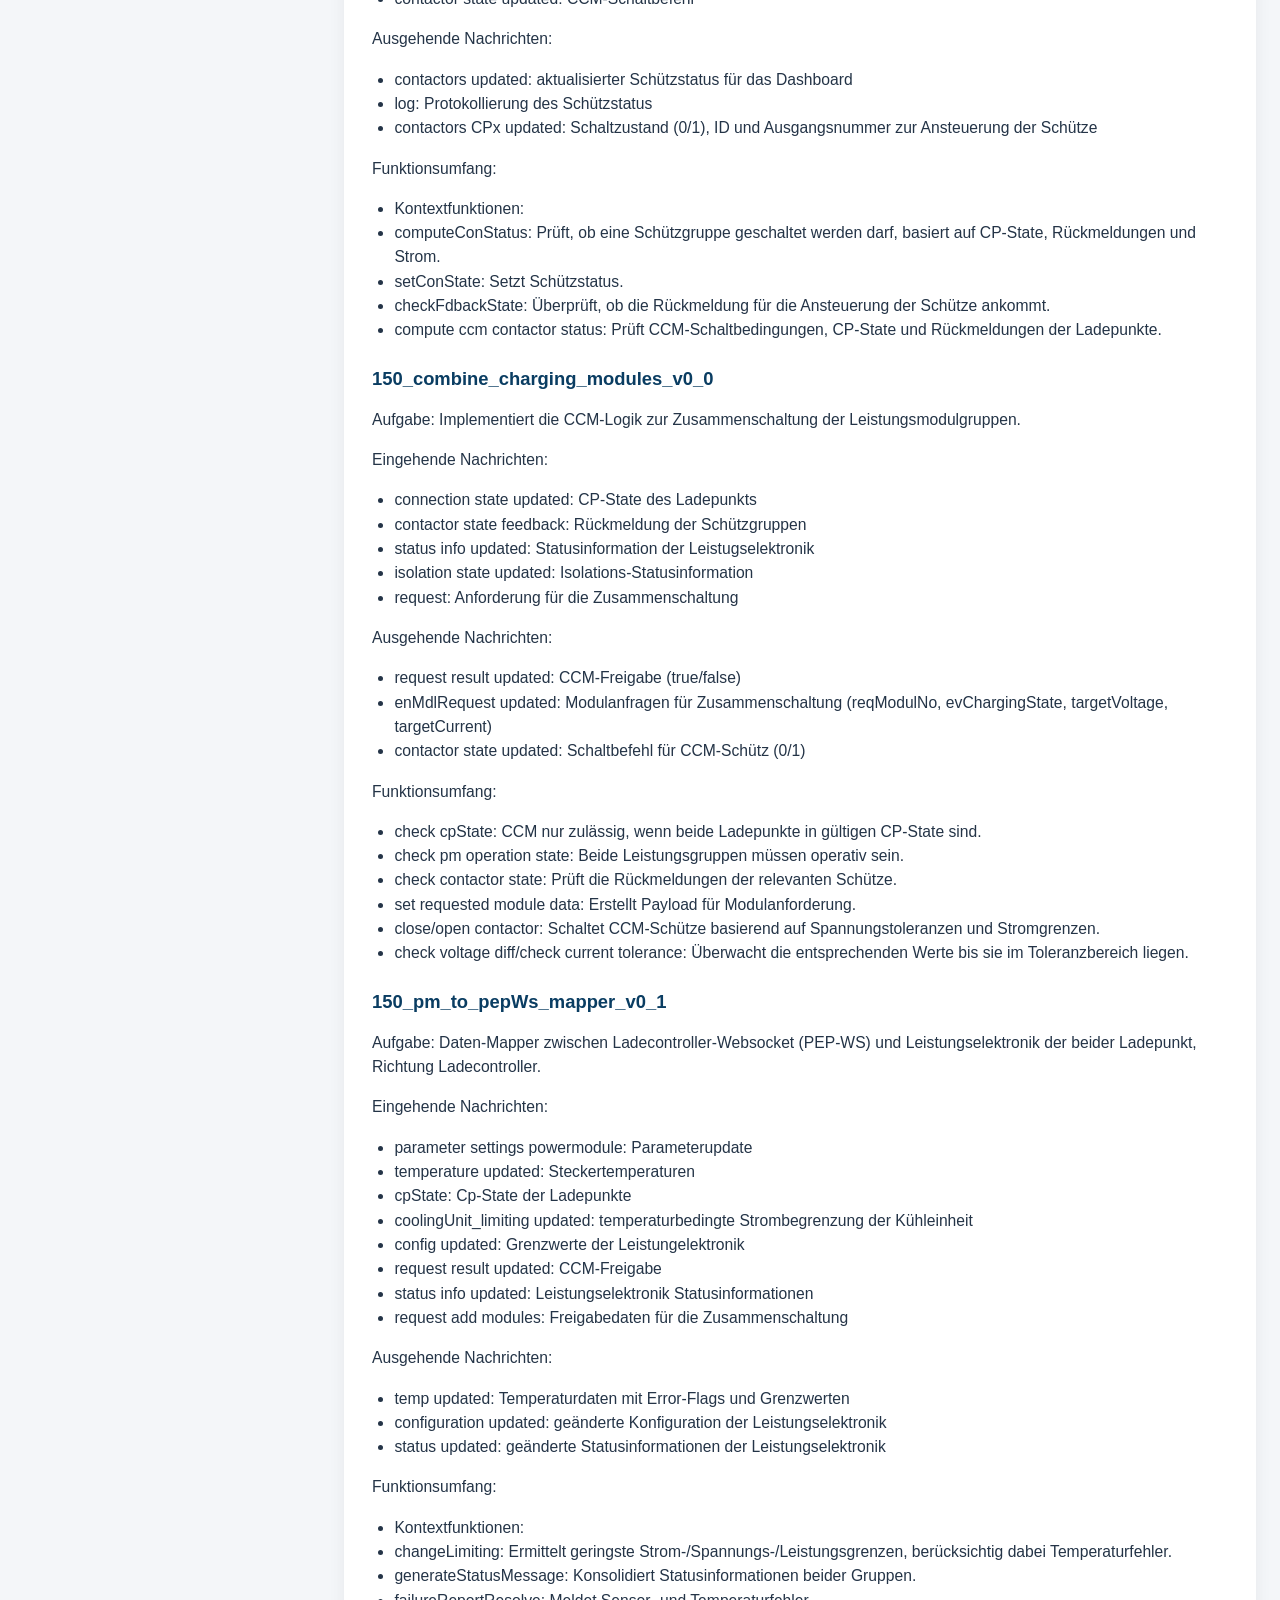
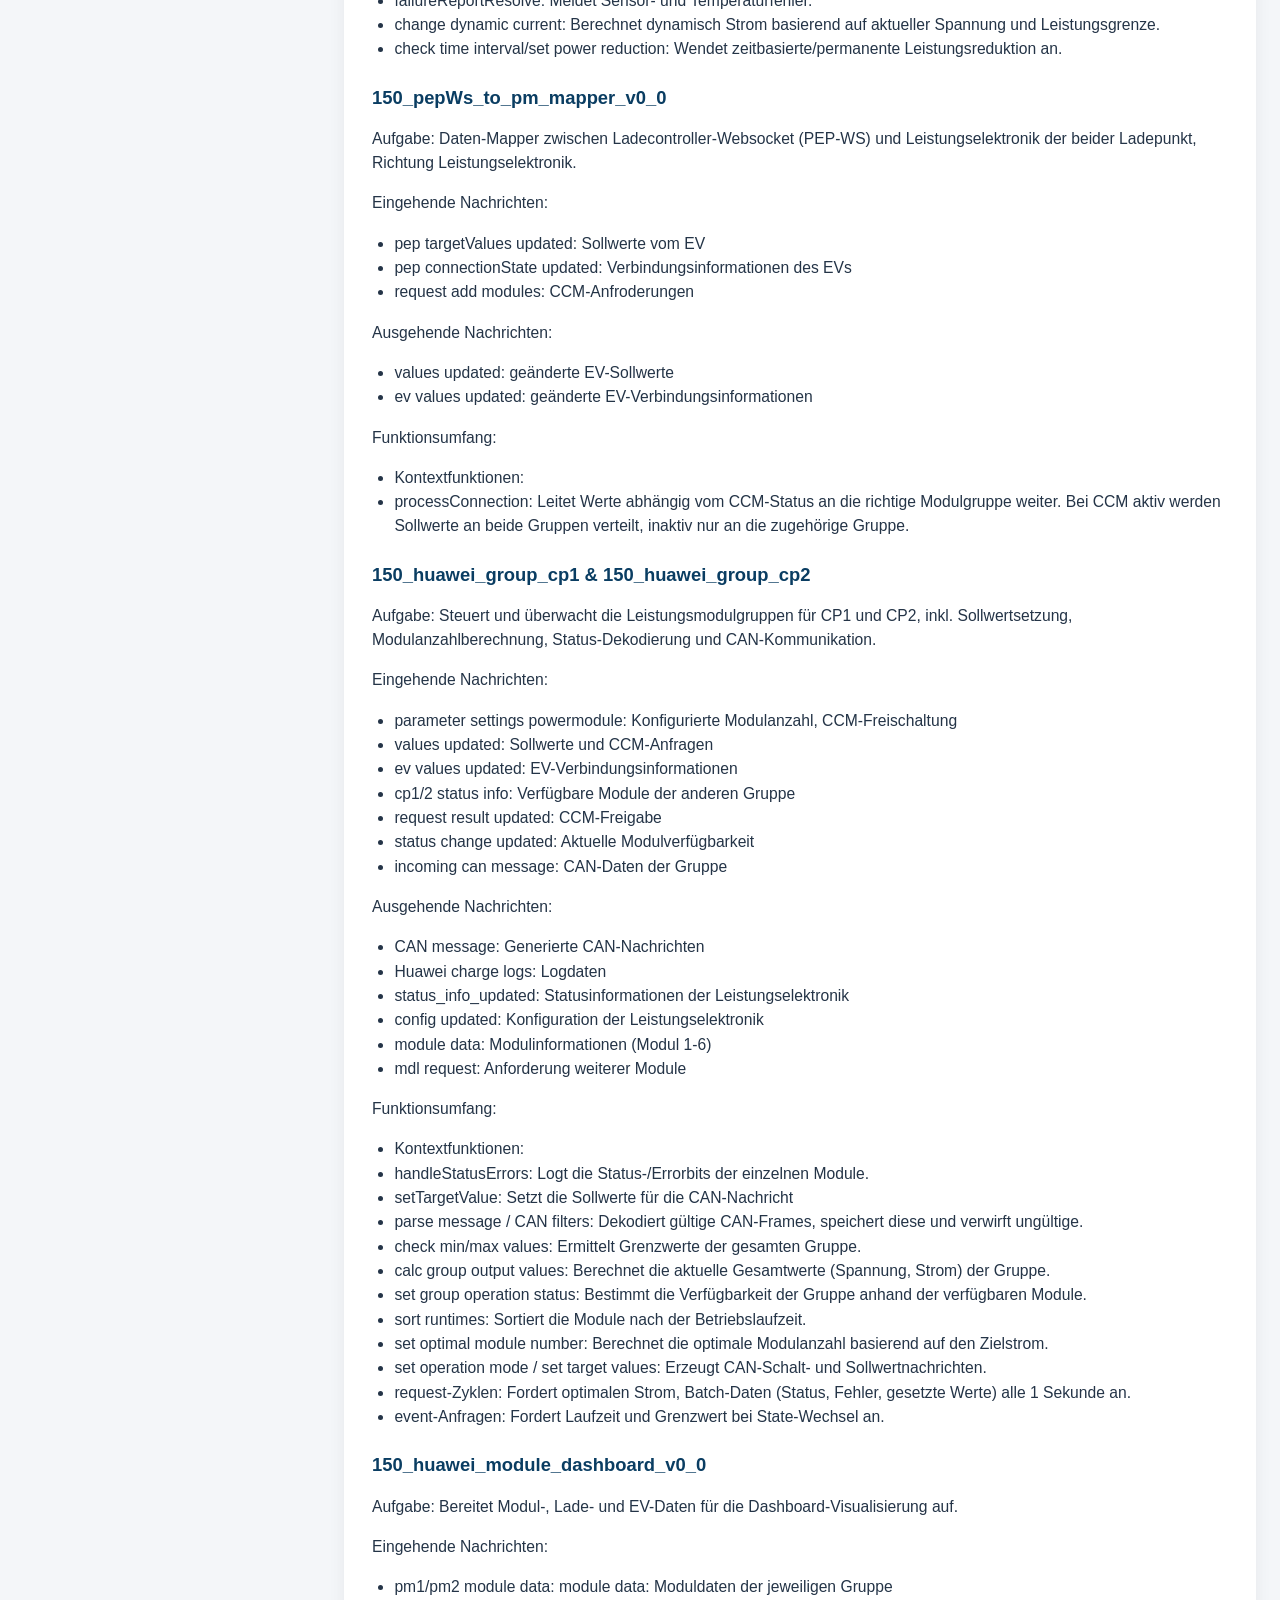
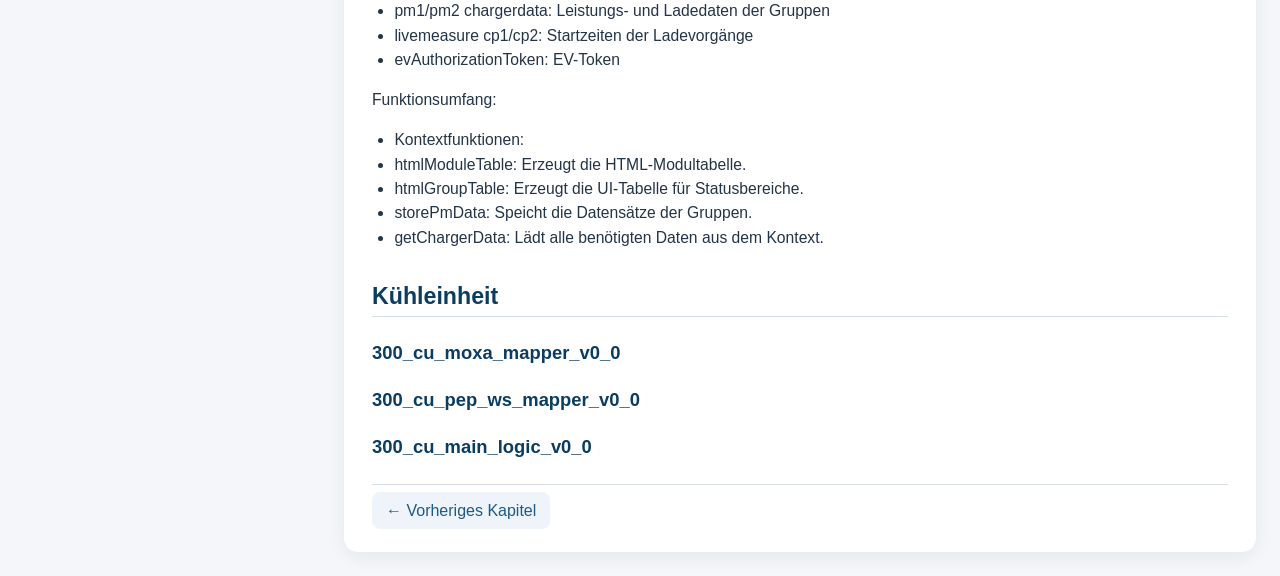
<file: programmuebersicht-cos.html>
<!DOCTYPE html>
<html lang="de">
<head>
<meta charset="UTF-8">
<meta name="viewport" content="width=device-width, initial-scale=1">
<title>Softwareanleitung UECHAR3 – DC-Ladesäule – Programmübersicht COS</title>
<link rel="stylesheet" href="styles.css">
</head>
<body>
<div class="layout">
<aside class="sidebar"><h1>Softwareanleitung UECHAR3 – DC-Ladesäule</h1><div class="meta">Letzte Änderung: 11.02.2026</div><div><a href="index.html" style="color:white;font-weight:bold;">🏠 Start</a></div><nav><div class="chapter"><a class="" href="adressuebersicht.html">Adressübersicht</a></div><div class="chapter"><a class="" href="hardwarekonfiguration.html">Hardwarekonfiguration</a></div><div class="chapter"><a class="" href="softwarekonfigurationsuebersicht.html">Softwarekonfigurationsübersicht</a></div><div class="chapter"><a class="" href="programmuebersicht-vsecc.html">Programmübersicht vSECC</a></div><div class="chapter"><a class="active" href="programmuebersicht-cos.html">Programmübersicht COS</a><div class="subnav"><a href="#allgemeine-funktionen">Allgemeine Funktionen</a><a href="#001-service-ui-user-control">↳ 001_service_ui_user_control</a><a href="#001-parameters-v1-0">↳ 001_parameters_v1_0</a><a href="#001-param-whitelits-v0-0">↳ 001_param_whitelits_v0_0</a><a href="#001-cos-condition-monitoring-v0-0">↳ 001_cos_condition_monitoring_v0_0</a><a href="#001-restart-charger">↳ 001_restart_charger</a><a href="#001-maintanance">↳ 001_maintanance</a><a href="#001-updater">↳ 001_updater</a><a href="#001-error-status-v1-0">↳ 001_error_status_v1_0</a><a href="#001-vsecc-sync-cos-time-v0-1">↳ 001_vsecc_sync_cos_time_v0_1</a><a href="#001-vsecc-authorization-v0-0">↳ 001_vsecc_authorization_v0_0</a><a href="#001-vsecc-pepws-v0-0">↳ 001_vsecc_pepWs_v0_0</a><a href="#frontend">Frontend</a><a href="#010-cos-to-frontend-0-0">↳ 010_cos_to_frontend_0_0</a><a href="#messungen">Messungen</a><a href="#060-ast-dc-v1-0-cp1-060-ast-dc-v1-0-cp2">↳ 060_ast_dc_v1_0_cp1 &amp; 060_ast_dc_v1_0_cp2</a><a href="#schutzfunktionen">Schutzfunktionen</a><a href="#100-iso-bender-cha425-v0-1">↳ 100_iso_bender_cha425_v0_1</a><a href="#powermodul">Powermodul</a><a href="#150-contactor-v0-1">↳ 150_contactor_v0_1</a><a href="#150-combine-charging-modules-v0-0">↳ 150_combine_charging_modules_v0_0</a><a href="#150-pm-to-pepws-mapper-v0-1">↳ 150_pm_to_pepWs_mapper_v0_1</a><a href="#150-pepws-to-pm-mapper-v0-0">↳ 150_pepWs_to_pm_mapper_v0_0</a><a href="#150-huawei-group-cp1-150-huawei-group-cp2">↳ 150_huawei_group_cp1 &amp; 150_huawei_group_cp2</a><a href="#150-huawei-module-dashboard-v0-0">↳ 150_huawei_module_dashboard_v0_0</a><a href="#kuehleinheit">Kühleinheit</a><a href="#300-cu-moxa-mapper-v0-0">↳ 300_cu_moxa_mapper_v0_0</a><a href="#300-cu-pep-ws-mapper-v0-0">↳ 300_cu_pep_ws_mapper_v0_0</a><a href="#300-cu-main-logic-v0-0">↳ 300_cu_main_logic_v0_0</a></div></div></nav></aside>
<main class="content">
<article class="article">
<h1>Programmübersicht COS</h1><p>Das COS-System (Central-Operating-System) ist die zentrale Steuerungs-, Überwachungs- und Kommunikationseinheit der Ladesäule.</p><p>Es basiert auf Node-RED und übernimmt die Hauptlogik sämtlicher Softwareprozesse: Autorisierung, Messwertverarbeitung, Leistungselektroniksteuerung, Ui-Steuerung, Fehlerhandling, Logging, Zeitsynchronisation, Parametermanagement und System-Monitoring.</p><p>Der Zugriff erfolgt über:</p><p>http://192.168.24.10:1880</p><p>Mit den Benutzerrollen:</p><ul><li>Configurator	→ Leserechte</li><li>Developer	→ Vollzugriff</li></ul><h2 id="allgemeine-funktionen">Allgemeine Funktionen</h2><p>Diese Funtionsgruppe enthält alle Flows, die den grundlegenden Betrieb des Systems sicherstellen. Sie umfassen:</p><ul><li>Dashboard Nutzerverwalter (5.1.1)</li><li>Dashboard Parameterverwaltung (5.1.2)</li><li>Dashboard Whitelistverwaltung (5.1.3)</li><li>Dashboard COS-Monitoring (5.1.4)</li><li>Dashboard Neustart-Funktionen (5.1.5)</li><li>Dashboard Maintanance-Funktion (5.1.6)</li><li>Dashboard Updater-Funktion (5.1.7)</li><li>Meldungsverwaltung/-archivierung (5.1.8)</li><li>Zeitsynchronisation des COS (5.1.9)</li><li>Autorisierungsfunktionen (5.1.10)</li><li>Websocket Ladekommunikation (5.1.11)</li></ul><h3 id="001-service-ui-user-control">001_service_ui_user_control</h3><p>Aufgabe: Benutzersteuerung, UI-Freigaben und Rollenhandling</p><p>Funktionsumfang:</p><ul><li>Verwaltung von Login/Logout</li><li>Prüfung der Benutzerrolle (Operator, Service, Configurator)</li><li>Ein-/Ausblenden von UI-Elementen anhand der Rechte</li><li>Automatischer Logout nach 30min</li><li>Ausblenden sensibler Einstellungen bei aktiven Ladevorgang</li></ul><p>Der Flow stellt sicher, dass immer nur zulässige Bereiche sichtbar sind und Bedienfelder im laufenden Betrieb gesperrt werden.</p><h3 id="001-parameters-v1-0">001_parameters_v1_0</h3><p>Aufgabe: Aufbau, Bereitstellung und Verarbeitung aller Systemparameter.</p><p>Funktionsumfang:</p><ul><li>Generiert vier vollständige Parametergruppen</li><li>Frontend (Display-Einstellungen)</li><li>Payment System ((Zahlungsparameter)</li><li>Authorisation (RFID-Freigaben)</li><li>Powermodul (Leistungseinstellungen)</li><li>Stellt die Parameter dem Dashboard bereit</li><li>Jeder Parameter wird in einem festen Objektformat erzeugt:</li></ul><pre class="code">{</pre><pre class="code">    &quot;param_key&quot;: &quot;&quot;,                //name des Parameters</pre><pre class="code">    &quot;param_value&quot;: &quot;&quot;,              //Startwert des Parameter </pre><pre class="code">    &quot;label&quot;: &quot;&quot;,                    //Anzeigewert im Dashboard</pre><pre class="code">    &quot;param_rows&quot;: 1,                //Anzahl der Reihen im Dashboard</pre><pre class="code">    &quot;required&quot;: 1,                  //Erforderlich</pre><pre class="code">    &quot;param_type&quot;: param_type[0],    //Eingabemethode Dashboard</pre><pre class="code">    &quot;default_value&quot;: &quot;&quot;,            //Standardwert des Parameters</pre><pre class="code">    &quot;grup&quot;: 1,                      //Parametergruppe</pre><pre class="code">    &quot;position_in_grup&quot;: 1,          //Position in der Gruppe (Dashboard)</pre><pre class="code">    &quot;access_lvl&quot;: 1                 //Zugriff operator=1; servie=2; configurator=10 </pre><pre class="code">}</pre><ul><li>Ausgabe:</li><li>Logging aller Parameteränderungen</li><li>Trigger für Parameterinitialisierung/-änderung je Gruppe</li></ul><h3 id="001-param-whitelits-v0-0">001_param_whitelits_v0_0</h3><p>Aufgabe: Verwaltung der RFID-Whitelist inkl. Backend-Synchronisation.</p><p>Funktionsumfang:</p><ul><li>Speichert alle Token in einer SQL-Datenbank, die permanent im Hintergrund gepflegt wird</li><li>Dashboard erlaubt:</li><li>Manuelles Eintragen</li><li>Manuelles Löschen</li><li>Aktualisieren der Listen</li><li>Backend-Aktionen werden automatisch übernommen:</li><li>Akzeptierter Token	→ wird gespeichert</li><li>Abgelehnter Token	→ wird entfernt (falls vorhanden)</li><li>Eingänge:</li><li>Whitelist-Freigabe</li><li>Letzter gelesener RFID-Token</li><li>Refresh Trigger</li><li>Backend-Token-Status</li></ul><h3 id="001-cos-condition-monitoring-v0-0">001_cos_condition_monitoring_v0_0</h3><p>Aufgabe: Überwachen der COS-Systemressourcen.</p><p>Überwachte Werte (Sekundentakt):</p><ul><li>CPU-Temperatur</li><li>CPU-Last</li><li>Arbeitsspeicher</li><li>Interner Speicher</li></ul><p>Funktionalität:</p><ul><li>Meldet automatisch Fehlerzustände, sobald Grenzwerte überschritten werden.</li><li>Übertragt alle Werte an das Dashboard (COS-Conditions)</li></ul><h3 id="001-restart-charger">001_restart_charger</h3><p>Aufgabe: Steuerung aller Neustartmechanismen (Hardware und Software)</p><p>Funktionsumfang:</p><ul><li>Freigabelogik: Neustarts sind nur möglich, wenn beide Ladepunkte NICHT in CP-State C sind</li><li>Hardware-Neustart:</li><li>Router-Ausgang wird per http-GET aktiviert</li><li>vSECC und Energiezähler werden 10s stromlos geschalten</li><li>Neustartwird geloggt</li><li>Software-Neustart</li><li>Sendet Befehl „Sudo reboot“ an das COS</li><li>Startet nur die Software neu, nicht die Peripherie</li></ul><p>Einsatzgebiete: Kommunikationsfehler, Hänger im System, Reset von Zählern oder Controller.</p><h3 id="001-maintanance">001_maintanance</h3><p>Aufgabe: Datenbankwartung und Aktivierung/Deaktivierung Wartungsanzeige</p><p>Funktionsumfang:</p><ul><li>Startet die Wartung alle 4 Stunden, sofern kein Ladepunkt im Zustand C ist.</li><li>Beschränkt die Logdatenbank auf max. 250000 Einträge, um die Systemstabilität zu garantieren.</li><li>Über das Maintenance-Dashboard können die Ladepunkte in Wartung versetzt werden</li></ul><h3 id="001-updater">001_updater</h3><p>Aufgabe: Koordination der Updateprozesse für COS und Touch-Panel</p><p>Funktionsumfang:</p><ul><li>Prüft den CP-State	→ Update nur, wenn kein Ladevorgang aktiv ist</li><li>Sucht nach neue Updates</li><li>Leitet Updateinformationen an das Dashboard weiter</li></ul><h3 id="001-error-status-v1-0">001_error_status_v1_0</h3><p>Aufgabe: zentrale Fehlererfassung, -verarbeitung, -weiterleitung</p><p>Funktionsumfang:</p><ul><li>Speichert Fehler und Meldungen über sp_insert_log</li><li>Sammelt:</li><li>Node-RED-Fehler</li><li>Lognachrichten</li><li>Kritische Fehler der Ladepunkte</li><li>Erkennt Backend-kritische Fehler über MQTT</li><li>active_failures</li><li>report_status_inforamtion</li><li>sendet Fehlerberichte und Fehlerquittierung an das Backend</li></ul><h3 id="001-vsecc-sync-cos-time-v0-1">001_vsecc_sync_cos_time_v0_1</h3><p>Aufgabe: Automatische Zeitsynchronisation zwischen COS und vSECC.</p><p>Funktionsumfang:</p><ul><li>Empfängt Zeitstempel vom vSECC</li><li>Prüft Differenz zur COS-Zeit</li><li>Bei &gt;5s Differenz:</li><li>Setzt COS-Zeit per sudo date –set=““</li><li>Informiert anschließend die Energiezähler über neue Zeit</li></ul><h3 id="001-vsecc-authorization-v0-0">001_vsecc_authorization_v0_0</h3><p>Aufgabe: Zentrale Autorisierungslogik für RFID-Karten, Backend-Freigaben und Ladepunktzuordnung.</p><p>Eingehende Daten:</p><ul><li>Neuer RFID-Token</li><li>EVCC-ID</li><li>OCPP-Transaktion-ID</li><li>Charging Athorization State (authorized/deauthorized/pending)</li><li>Availability-State des Ladepunktes</li><li>Backend-Token-Status</li><li>Unassigned Token</li><li>CP-State des jeweiligen Ladepunktes</li></ul><p>Funktionsumfang:</p><ul><li>Erzeugt und steuert UI-Statuswechsel (Bildwechsel)</li><li>Startet Autorisierungs-Timeout, zeigt Fehlschläge am Frontend an</li><li>Prüft jeden Token gegen:</li><li>Aktive Transaktionen</li><li>Gültige Backend-Tokens</li><li>Lokale Whitelist</li><li>Verarbeitet Stopp-/Abbruchsignale vom Frontend</li><li>Loggt alle Token- und Statusänderungen</li></ul><h3 id="001-vsecc-pepws-v0-0">001_vsecc_pepWs_v0_0</h3><p>Aufgabe: Bidirektionale Websocket-Kommunikation zwischen COS und Ladecontroller vSECC (Ladekommunikation).</p><p>Eingehende Daten:</p><ul><li>IMD-Status</li><li>Leistungselektronik-Statusinformation</li><li>Leistungselektronik-Konfigurationsdaten</li><li>Schützrückmeldungen</li><li>Digitale Eingänge (d1-d8)</li><li>Analoge Ausgänge (a1-a2)</li><li>Temperatureingänge (t1-t9)</li></ul><p>Funktionsumfang:</p><ul><li>Speichert alle eingehende pep_ws-Daten im Flow-Kontext</li><li>Übersetzt evConnectionState	→ evCpState, um konsistente Statusinformation bereitzustellen</li><li>Erzeugt Antwortpakete an pep_ws:</li><li>Status (aktueller Systemstatus der Leistungselektronik)</li><li>Dynamic Limits (dynamische Grenzwerte der Leistungselektronik)</li><li>Configuration (feste Grenzwertdaten der Leistungselektronik)</li><li>Stellt regelmäßige Abfragen bereit:</li><li>Analogeingänge (alle 5s)</li><li>Temperatureingänge (alle 5s)</li><li>Gibt digitale Eingänge einzeln und als Block an das COS weiter</li><li>Sendet Schaltbefehle über MQTT an Ladecontroller</li><li>Loggt alle relevanten Ereignisse und Statuswechsel</li></ul><h2 id="frontend">Frontend</h2><p>Das Frontend ist das Touch-Display der Ladesäule. Es kommuniziert über eine lokale Websocket-Verbindung mit dem COS. Alle Benutzeraktionen, UI-Bilder, Pop-Up und Livedaten laufen über den Flow 01_cos_to_frontend_0_0.</p><h3 id="010-cos-to-frontend-0-0">010_cos_to_frontend_0_0</h3><p>Aufgabe: Ermöglicht die Kommunikation zwischen COS und Frontend-Display. Steuert Ui-Zustände, überträgt Live-Daten und verarbeitet Benutzereingaben.</p><p>Eingehende Daten:</p><p>Alle Benutzereingaben werden über msg.payload.type übertragen:</p><ul><li>Selected: Benutzer hat einen Ladepunkt ausgewählt (chargePointId wird übermittelt)</li><li>StopCharging: Nutzer hat das Stoppen des Ladevorgangs bestätigt</li><li>AbourtAuthorize: Abbruch des Autorisierungsvorgangs</li><li>AbortPlugCar: Abbruch beim Schritt „Fahrzeug verbinden“</li><li>AbortStopCharging: Abbruch des Stopp-Dialogs</li></ul><p>Ausgehende Daten:</p><p>UI-Steuerbefehle: Zustandsbefehle zur Anzeige bestimmter Bilder/Pop-Ups (über msg.payload.type &amp; chargePointId)</p><ul><li>ShowStopppingCharging: Bild „Ladevorgang beendet“</li><li>ShowStopCharging: Pop-Up „Ladevorgang beenden“</li><li>ShowStartingCharging: Bild „Ladevorgang startet“</li><li>PlugCar: Bild „EV verbinden“</li><li>AuthorizeFailure: Bild „Autorisierung fehlgeschlagen“</li><li>Idle: Startbildschirm</li><li>ShowAuthorize: Bild „Autorisierung“</li><li>Charging: Bild „Ladebildschirm“</li><li>UnplugCar: Bild „EV trennen“</li><li>Faulted: Bild „Fehler“</li><li>ShowAuthorizeWait: Bild „Warten auf Autorisierung“</li><li>Plugged/Unplugged: Änderung des Steckerstatus</li></ul><p>Frontend-Konfiguration: Beim Start sendet das COS eine vollständige Konfigurationsstruktur</p><ul><li>frontendConfig: Chargername, Hersteller, Betreiber, Sprache, RFID-Modus, Hotline</li><li>connectorsConfig: CP1/CP2 Typ, Name</li><li>paymentSystemConfig: Terminal-IP, Port, E-Mail, Beträge, Preise CP1/CP2, Steuer, Währung</li></ul><p>Live-Daten: COS sendet während des Ladevorgangs kontinuierlich Mess-, Status- und Session-Informationen über:</p><ul><li>ChargingSession: Informationen über Leistung, Strom, Spannung, SOC, Zeit, Energie</li></ul><p>Funktionsumfang:</p><ul><li>Aufbau und Verwaltung der Websocket-Verbindung zum Frontend (127.0.0.1:8090/data)</li><li>Übertragen aller UI-Zustände, Bilder und Pop-Ups</li><li>Übertragen der kompletten Frontend-konfiguration bei Systemstart/Parameteränderung</li><li>Übermitteln von Live-Daten während des Ladevorgangs</li><li>Empfangen und Weiterleiten aller Benutzeraktionen</li><li>Durchgängiges Logging aller Ereignisse</li></ul><h2 id="messungen">Messungen</h2><p>Die folgenden Flows übernehmen die vollständige Kommunikation, Verarbeitung und Bereitstellung der Messwertdaten der AST-DC650-Zähler für CP1 und CP2.</p><h3 id="060-ast-dc-v1-0-cp1-060-ast-dc-v1-0-cp2">060_ast_dc_v1_0_cp1 &amp; 060_ast_dc_v1_0_cp2</h3><p>Aufgabe: Realisieren die Anbindung der Energiezähler über http-API und MQTT.</p><p>Eingehende Nachrichten:</p><p>Link-in:</p><ul><li>device time changed: Zeitsynchronisation</li></ul><p>MQTT:</p><ul><li>vsecc/connector/#/ev/cp_state</li><li>vsecc/connector/#/em/measurement_control</li><li>vsecc/connector/#/status/evse_id_string</li><li>vsecc/connector/#/ocpp/ev_authorization_token</li><li>vsecc/connector/#/ocpp/transaction_id</li><li>vsecc/tariff</li><li>vsecc/firmware_version</li><li>vsecc/readiness</li><li>vsecc/connector/#/status/components/active_failures</li></ul><p>Ausgehende Nachrichten:</p><p>Link-out:</p><ul><li><strong>report_resolution</strong>: Meldung einer Fehlerauflösung an nachgelagertes Fehlerhandling</li><li><strong>report_failure</strong>: Fehlerereignis an das Fehlerhandling</li><li><strong>legal_data</strong>: Trigger, dass Legal-Data vom Zähler empfangen wurden</li><li><strong>update </strong><strong>dashboard</strong><strong> live </strong><strong>measurement</strong>: Live-Messwerte für das Dashboard</li><li><strong>legal </strong><strong>data</strong><strong> </strong><strong>for</strong><strong> </strong><strong>dashboard</strong>: strukturierte Legal-Data für das Dashboard</li><li><strong>logs</strong>: Logeinträge zur Protokollierung</li></ul><p>MQTT:</p><ul><li>vsecc/connector/#/em/unsigned_reading</li><li>vsecc/connector/#/em/measurement_status</li><li>vsecc/connector/#/em/signed_reading</li></ul><p>Funktionsumfang:</p><ul><li><strong>Init</strong><strong> &amp; Setup</strong>: Legt Protokoll, IP-Adresse, API-Version, CP-Nr., Basis-URL im Flow-Kontext ab und stellt die drei erforderlichen Initial-Request Zeit (PUT), Public Key (GET) und Version (GET) in die Queue.</li><li><strong>Zyklen</strong>: Aktiviert cyclic gate nach Abschluss der Initialisierung und startet im Sekundentakt die Anfragen für Livemeasurement, Fehlerstatus und Gerätestatus.</li><li><strong>Response Handling</strong>: Antworten mit Status-Code 200 werden übernommen, gespeichert und weitergegeben.</li><li><strong>Availability</strong>: Überprüft alle 10s, ob der Zähler verfügbar ist. Bei mehr als 3 aufeinanderfolgenden fehlerhaften Livemeasurement-Antworten wird der Zähler als nicht verfügbar markiert.</li><li><strong>Measurement Control</strong>: Leitet die Steuerkommandos (MQTT: measurement_control) an den Zähler weiter. Beinhalt Start, Stopp OCMF-Datenanfrage.</li><li><strong>Queue Abarbeitung</strong>: Arbeit die Queue mit 10 Request-Vorgängen pro Sekunde ab. Fehlerhafte Antworten werden bis zu dreimal erneut gesendet.</li></ul><h2 id="schutzfunktionen">Schutzfunktionen</h2><p>Die Schutzfunktionen überwachen die sicherheitsrelevante Komponenten der Ladeeinrichtung und stellen sicher, dass fehlerhafte Zustände, Isolationsabweichungen und Kommunikationsstörungen frühzeitig erkannt werden.</p><h3 id="100-iso-bender-cha425-v0-1">100_iso_bender_cha425_v0_1</h3><p>Aufgabe: Implementiert das Modbus-Interface für IMDs und stellt Isolations- sowie Gerätestatus der Ladepunkte bereit.</p><p>Eingehende Nachrichten:</p><ul><li>connection state: CP-State des jeweiligen Ladepunktes</li><li>charging state: Ladephase des Ladepunkts</li><li>contactor state: Rückmeldung der Schützgruppe des Ladepunktes</li></ul><p>Ausgehende Nachrichten:</p><ul><li>status updated: Isometer-Statusinformation</li></ul><p>Funktionsumfang:</p><ul><li>Kontextfunktionen:</li><li>handleIsoMeasurement: Übersetzt Kanalbezeichnung und Alarmtyp in den Isolations-Status und protokolliert Statuswechsel.</li><li>timeoutModbusFail: Setzt ein Timeout bei ausbleibender Antwort.</li><li>checkAvailability: Setzt das Timeout bei Antwort zurück und meldet Ausfälle des IMDs.</li><li>Statusabfrage: Erstellt eine Statusanforderung mit der Funktion 3 und sendet diese über den Modbus Flex Getter.</li><li>Gerätetest: Sendet Steuerbefehl mit der Funktion 16 zur Geräteüberprüfung und sendet diese über den Modbus Flex Write, wenn die jeweilige Schützgrüppe geschlossen ist und CableCheck aktiv ist.</li><li>Messdatenverarbeitung: splite_measurement_values teilt das Datenpaket. parse_measurement dekodiert die Pakete und setzt die Gerätetest-Flag zurück.</li><li>Statussetzung: get imd status aktualisiert die Isolations-Statusinformation. Set isoStatus during cableCheck erzwingt invalid, bis der Gerätetest durchgeführt wurde.</li></ul><h2 id="powermodul">Powermodul</h2><p>Die Powermodul-Flows steuern Schütze, Leistungsmodulgruppen und Zusammenschaltung (CCM) der Ladepunkte. Sie erfassen Zustände, setzten Sollwerte, überwachen Grenzwerte und leiten sicherheits- und leistungsrelevante Informationen an das COS weiter.</p><h3 id="150-contactor-v0-1">150_contactor_v0_1</h3><p>Aufgabe: Steuerung der Schützgruppen für CP1, CP2 und CCM. Auswertung der Rückmeldesignale und Umsetzung der gültigen Schaltbedingungen.</p><p>Eingehende Nachrichten:</p><ul><li>digital In updated: Rückmeldung der Schütze</li><li>temp status: Steckertemperaturen CP1/CP2</li><li>pep state updated: Schaltbefehl und CP-State vom Ladecontroller</li><li>pm status info updated: Statusinformation der Leistungselektronik</li><li>contactor state updated: CCM-Schaltbefehl</li></ul><p>Ausgehende Nachrichten:</p><ul><li>contactors updated: aktualisierter Schützstatus für das Dashboard</li><li>log: Protokollierung des Schützstatus</li><li>contactors CPx updated: Schaltzustand (0/1), ID und Ausgangsnummer zur Ansteuerung der Schütze</li></ul><p>Funktionsumfang:</p><ul><li>Kontextfunktionen:</li><li>computeConStatus: Prüft, ob eine Schützgruppe geschaltet werden darf, basiert auf CP-State, Rückmeldungen und Strom.</li><li>setConState: Setzt Schützstatus.</li><li>checkFdbackState: Überprüft, ob die Rückmeldung für die Ansteuerung der Schütze ankommt.</li><li>compute ccm contactor status: Prüft CCM-Schaltbedingungen, CP-State und Rückmeldungen der Ladepunkte.</li></ul><h3 id="150-combine-charging-modules-v0-0">150_combine_charging_modules_v0_0</h3><p>Aufgabe: Implementiert die CCM-Logik zur Zusammenschaltung der Leistungsmodulgruppen.</p><p>Eingehende Nachrichten:</p><ul><li>connection state updated: CP-State des Ladepunkts</li><li>contactor state feedback: Rückmeldung der Schützgruppen</li><li>status info updated: Statusinformation der Leistugselektronik</li><li>isolation state updated: Isolations-Statusinformation</li><li>request: Anforderung für die Zusammenschaltung</li></ul><p>Ausgehende Nachrichten:</p><ul><li>request result updated: CCM-Freigabe (true/false)</li><li>enMdlRequest updated: Modulanfragen für Zusammenschaltung (reqModulNo, evChargingState, targetVoltage, targetCurrent)</li><li>contactor state updated: Schaltbefehl für CCM-Schütz (0/1)</li></ul><p>Funktionsumfang:</p><ul><li>check cpState: CCM nur zulässig, wenn beide Ladepunkte in gültigen CP-State sind.</li><li>check pm operation state: Beide Leistungsgruppen müssen operativ sein.</li><li>check contactor state: Prüft die Rückmeldungen der relevanten Schütze.</li><li>set requested module data: Erstellt Payload für Modulanforderung.</li><li>close/open contactor: Schaltet CCM-Schütze basierend auf Spannungstoleranzen und Stromgrenzen.</li><li>check voltage diff/check current tolerance: Überwacht die entsprechenden Werte bis sie im Toleranzbereich liegen.</li></ul><h3 id="150-pm-to-pepws-mapper-v0-1">150_pm_to_pepWs_mapper_v0_1</h3><p>Aufgabe: Daten-Mapper zwischen Ladecontroller-Websocket (PEP-WS) und Leistungselektronik der beider Ladepunkt, Richtung Ladecontroller.</p><p>Eingehende Nachrichten:</p><ul><li>parameter settings powermodule: Parameterupdate</li><li>temperature updated: Steckertemperaturen</li><li>cpState: Cp-State der Ladepunkte</li><li>coolingUnit_limiting updated: temperaturbedingte Strombegrenzung der Kühleinheit</li><li>config updated: Grenzwerte der Leistungelektronik</li><li>request result updated: CCM-Freigabe</li><li>status info updated: Leistungselektronik Statusinformationen</li><li>request add modules: Freigabedaten für die Zusammenschaltung</li></ul><p>Ausgehende Nachrichten:</p><ul><li>temp updated: Temperaturdaten mit Error-Flags und Grenzwerten</li><li>configuration updated: geänderte Konfiguration der Leistungselektronik</li><li>status updated: geänderte Statusinformationen der Leistungselektronik</li></ul><p>Funktionsumfang:</p><ul><li>Kontextfunktionen:</li><li>changeLimiting: Ermittelt geringste Strom-/Spannungs-/Leistungsgrenzen, berücksichtig dabei Temperaturfehler.</li><li>generateStatusMessage: Konsolidiert Statusinformationen beider Gruppen.</li><li>failureReportResolve: Meldet Sensor- und Temperaturfehler.</li><li>change dynamic current: Berechnet dynamisch Strom basierend auf aktueller Spannung und Leistungsgrenze.</li><li>check time interval/set power reduction: Wendet zeitbasierte/permanente Leistungsreduktion an.</li></ul><h3 id="150-pepws-to-pm-mapper-v0-0">150_pepWs_to_pm_mapper_v0_0</h3><p>Aufgabe: Daten-Mapper zwischen Ladecontroller-Websocket (PEP-WS) und Leistungselektronik der beider Ladepunkt, Richtung Leistungselektronik.</p><p>Eingehende Nachrichten:</p><ul><li>pep targetValues updated: Sollwerte vom EV</li><li>pep connectionState updated: Verbindungsinformationen des EVs</li><li>request add modules: CCM-Anfroderungen</li></ul><p>Ausgehende Nachrichten:</p><ul><li>values updated: geänderte EV-Sollwerte</li><li>ev values updated: geänderte EV-Verbindungsinformationen</li></ul><p>Funktionsumfang:</p><ul><li>Kontextfunktionen:</li><li>processConnection: Leitet Werte abhängig vom CCM-Status an die richtige Modulgruppe weiter. Bei CCM aktiv werden Sollwerte an beide Gruppen verteilt, inaktiv nur an die zugehörige Gruppe.</li></ul><h3 id="150-huawei-group-cp1-150-huawei-group-cp2">150_huawei_group_cp1 &amp; 150_huawei_group_cp2</h3><p>Aufgabe: Steuert und überwacht die Leistungsmodulgruppen für CP1 und CP2, inkl. Sollwertsetzung, Modulanzahlberechnung, Status-Dekodierung und CAN-Kommunikation.</p><p>Eingehende Nachrichten:</p><ul><li>parameter settings powermodule: Konfigurierte Modulanzahl, CCM-Freischaltung</li><li>values updated: Sollwerte und CCM-Anfragen</li><li>ev values updated: EV-Verbindungsinformationen</li><li>cp1/2 status info: Verfügbare Module der anderen Gruppe</li><li>request result updated: CCM-Freigabe</li><li>status change updated: Aktuelle Modulverfügbarkeit</li><li>incoming can message: CAN-Daten der Gruppe</li></ul><p>Ausgehende Nachrichten:</p><ul><li>CAN message: Generierte CAN-Nachrichten</li><li>Huawei charge logs: Logdaten</li><li>status_info_updated: Statusinformationen der Leistungselektronik</li><li>config updated: Konfiguration der Leistungselektronik</li><li>module data: Modulinformationen (Modul 1-6)</li><li>mdl request: Anforderung weiterer Module</li></ul><p>Funktionsumfang:</p><ul><li>Kontextfunktionen:</li><li>handleStatusErrors: Logt die Status-/Errorbits der einzelnen Module.</li><li>setTargetValue: Setzt die Sollwerte für die CAN-Nachricht</li><li>parse message / CAN filters: Dekodiert gültige CAN-Frames, speichert diese und verwirft ungültige.</li><li>check min/max values: Ermittelt Grenzwerte der gesamten Gruppe.</li><li>calc group output values: Berechnet die aktuelle Gesamtwerte (Spannung, Strom) der Gruppe.</li><li>set group operation status: Bestimmt die Verfügbarkeit der Gruppe anhand der verfügbaren Module.</li><li>sort runtimes: Sortiert die Module nach der Betriebslaufzeit.</li><li>set optimal module number: Berechnet die optimale Modulanzahl basierend auf den Zielstrom.</li><li>set operation mode / set target values: Erzeugt CAN-Schalt- und Sollwertnachrichten.</li><li>request-Zyklen: Fordert optimalen Strom, Batch-Daten (Status, Fehler, gesetzte Werte) alle 1 Sekunde an.</li><li>event-Anfragen: Fordert Laufzeit und Grenzwert bei State-Wechsel an.</li></ul><h3 id="150-huawei-module-dashboard-v0-0">150_huawei_module_dashboard_v0_0</h3><p>Aufgabe: Bereitet Modul-, Lade- und EV-Daten für die Dashboard-Visualisierung auf.</p><p>Eingehende Nachrichten:</p><ul><li>pm1/pm2 module data: module data: Moduldaten der jeweiligen Gruppe</li><li>pm1/pm2 chargerdata: Leistungs- und Ladedaten der Gruppen</li><li>livemeasure cp1/cp2: Startzeiten der Ladevorgänge</li><li>evAuthorizationToken: EV-Token</li></ul><p>Funktionsumfang:</p><ul><li>Kontextfunktionen:</li><li>htmlModuleTable: Erzeugt die HTML-Modultabelle.</li><li>htmlGroupTable: Erzeugt die UI-Tabelle für Statusbereiche.</li><li>storePmData: Speicht die Datensätze der Gruppen.</li><li>getChargerData: Lädt alle benötigten Daten aus dem Kontext.</li></ul><h2 id="kuehleinheit">Kühleinheit</h2><h3 id="300-cu-moxa-mapper-v0-0">300_cu_moxa_mapper_v0_0</h3><h3 id="300-cu-pep-ws-mapper-v0-0">300_cu_pep_ws_mapper_v0_0</h3><h3 id="300-cu-main-logic-v0-0">300_cu_main_logic_v0_0</h3>
<div class="footer-nav"><div><a href="programmuebersicht-vsecc.html">← Vorheriges Kapitel</a></div><div></div></div>
</article>
</main>
</div>
</body>
</html>
</file>
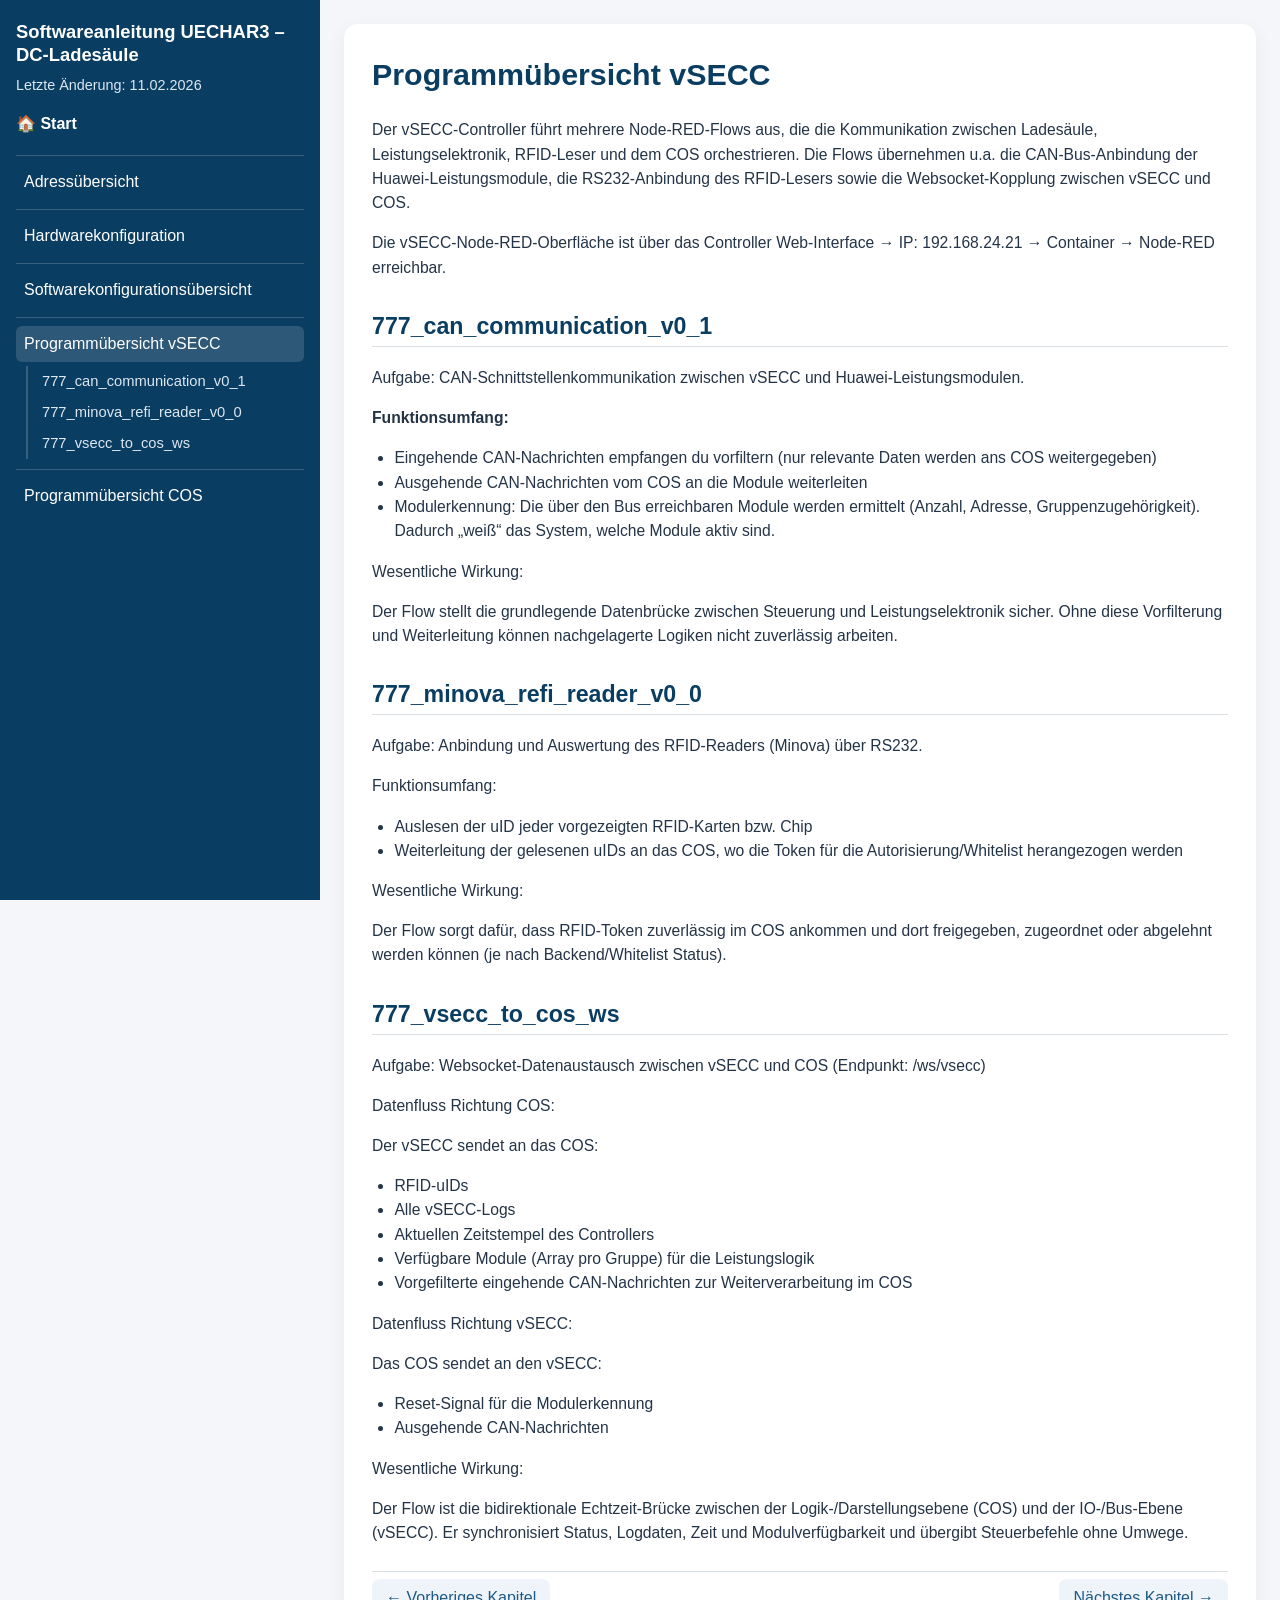
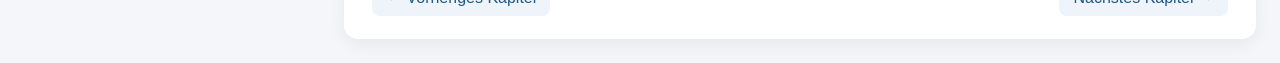
<file: programmuebersicht-vsecc.html>
<!DOCTYPE html>
<html lang="de">
<head>
<meta charset="UTF-8">
<meta name="viewport" content="width=device-width, initial-scale=1">
<title>Softwareanleitung UECHAR3 – DC-Ladesäule – Programmübersicht vSECC</title>
<link rel="stylesheet" href="styles.css">
</head>
<body>
<div class="layout">
<aside class="sidebar"><h1>Softwareanleitung UECHAR3 – DC-Ladesäule</h1><div class="meta">Letzte Änderung: 11.02.2026</div><div><a href="index.html" style="color:white;font-weight:bold;">🏠 Start</a></div><nav><div class="chapter"><a class="" href="adressuebersicht.html">Adressübersicht</a></div><div class="chapter"><a class="" href="hardwarekonfiguration.html">Hardwarekonfiguration</a></div><div class="chapter"><a class="" href="softwarekonfigurationsuebersicht.html">Softwarekonfigurationsübersicht</a></div><div class="chapter"><a class="active" href="programmuebersicht-vsecc.html">Programmübersicht vSECC</a><div class="subnav"><a href="#777-can-communication-v0-1">777_can_communication_v0_1</a><a href="#777-minova-refi-reader-v0-0">777_minova_refi_reader_v0_0</a><a href="#777-vsecc-to-cos-ws">777_vsecc_to_cos_ws</a></div></div><div class="chapter"><a class="" href="programmuebersicht-cos.html">Programmübersicht COS</a></div></nav></aside>
<main class="content">
<article class="article">
<h1>Programmübersicht vSECC</h1><p>Der vSECC-Controller führt mehrere Node-RED-Flows aus, die die Kommunikation zwischen Ladesäule, Leistungselektronik, RFID-Leser und dem COS orchestrieren. Die Flows übernehmen u.a. die CAN-Bus-Anbindung der Huawei-Leistungsmodule, die RS232-Anbindung des RFID-Lesers sowie die Websocket-Kopplung zwischen vSECC und COS.</p><p>Die vSECC-Node-RED-Oberfläche ist über das Controller Web-Interface → IP: 192.168.24.21 → Container → Node-RED erreichbar.</p><h2 id="777-can-communication-v0-1">777_can_communication_v0_1</h2><p>Aufgabe: CAN-Schnittstellenkommunikation zwischen vSECC und Huawei-Leistungsmodulen.</p><p><strong>Funktionsumfang:</strong></p><ul><li>Eingehende CAN-Nachrichten empfangen du vorfiltern (nur relevante Daten werden ans COS weitergegeben)</li><li>Ausgehende CAN-Nachrichten vom COS an die Module weiterleiten</li><li>Modulerkennung: Die über den Bus erreichbaren Module werden ermittelt (Anzahl, Adresse, Gruppenzugehörigkeit). Dadurch „weiß“ das System, welche Module aktiv sind.</li></ul><p>Wesentliche Wirkung:</p><p>Der Flow stellt die grundlegende Datenbrücke zwischen Steuerung und Leistungselektronik sicher. Ohne diese Vorfilterung und Weiterleitung können nachgelagerte Logiken nicht zuverlässig arbeiten.</p><h2 id="777-minova-refi-reader-v0-0">777_minova_refi_reader_v0_0</h2><p>Aufgabe: Anbindung und Auswertung des RFID-Readers (Minova) über RS232.</p><p>Funktionsumfang:</p><ul><li>Auslesen der uID jeder vorgezeigten RFID-Karten bzw. Chip</li><li>Weiterleitung der gelesenen uIDs an das COS, wo die Token für die Autorisierung/Whitelist herangezogen werden</li></ul><p>Wesentliche Wirkung:</p><p>Der Flow sorgt dafür, dass RFID-Token zuverlässig im COS ankommen und dort freigegeben, zugeordnet oder abgelehnt werden können (je nach Backend/Whitelist Status).</p><h2 id="777-vsecc-to-cos-ws">777_vsecc_to_cos_ws</h2><p>Aufgabe: Websocket-Datenaustausch zwischen vSECC und COS (Endpunkt: /ws/vsecc)</p><p>Datenfluss Richtung COS:</p><p>Der vSECC sendet an das COS:</p><ul><li>RFID-uIDs</li><li>Alle vSECC-Logs</li><li>Aktuellen Zeitstempel des Controllers</li><li>Verfügbare Module (Array pro Gruppe) für die Leistungslogik</li><li>Vorgefilterte eingehende CAN-Nachrichten zur Weiterverarbeitung im COS</li></ul><p>Datenfluss Richtung vSECC:</p><p>Das COS sendet an den vSECC:</p><ul><li>Reset-Signal für die Modulerkennung</li><li>Ausgehende CAN-Nachrichten</li></ul><p>Wesentliche Wirkung:</p><p>Der Flow ist die bidirektionale Echtzeit-Brücke zwischen der Logik-/Darstellungsebene (COS) und der IO-/Bus-Ebene (vSECC). Er synchronisiert Status, Logdaten, Zeit und Modulverfügbarkeit und übergibt Steuerbefehle ohne Umwege.</p>
<div class="footer-nav"><div><a href="softwarekonfigurationsuebersicht.html">← Vorheriges Kapitel</a></div><div><a href="programmuebersicht-cos.html">Nächstes Kapitel →</a></div></div>
</article>
</main>
</div>
</body>
</html>
</file>
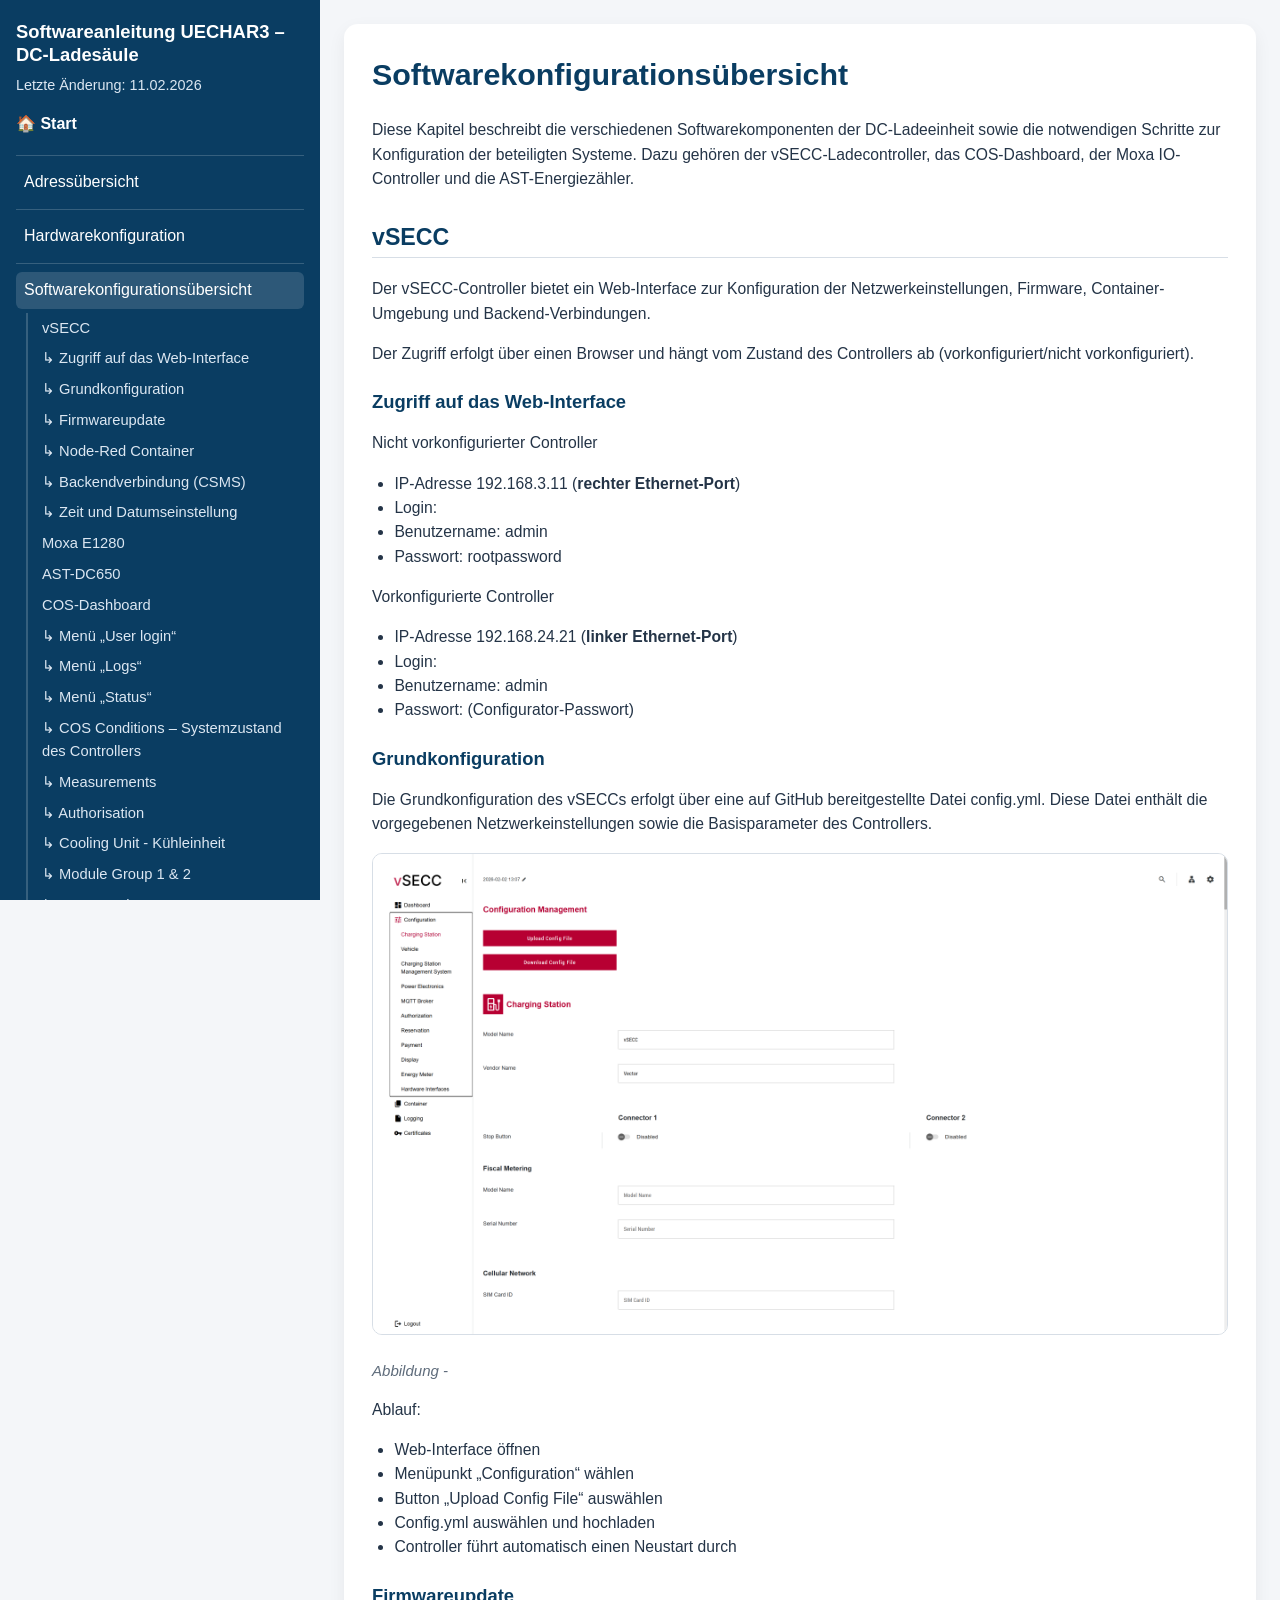
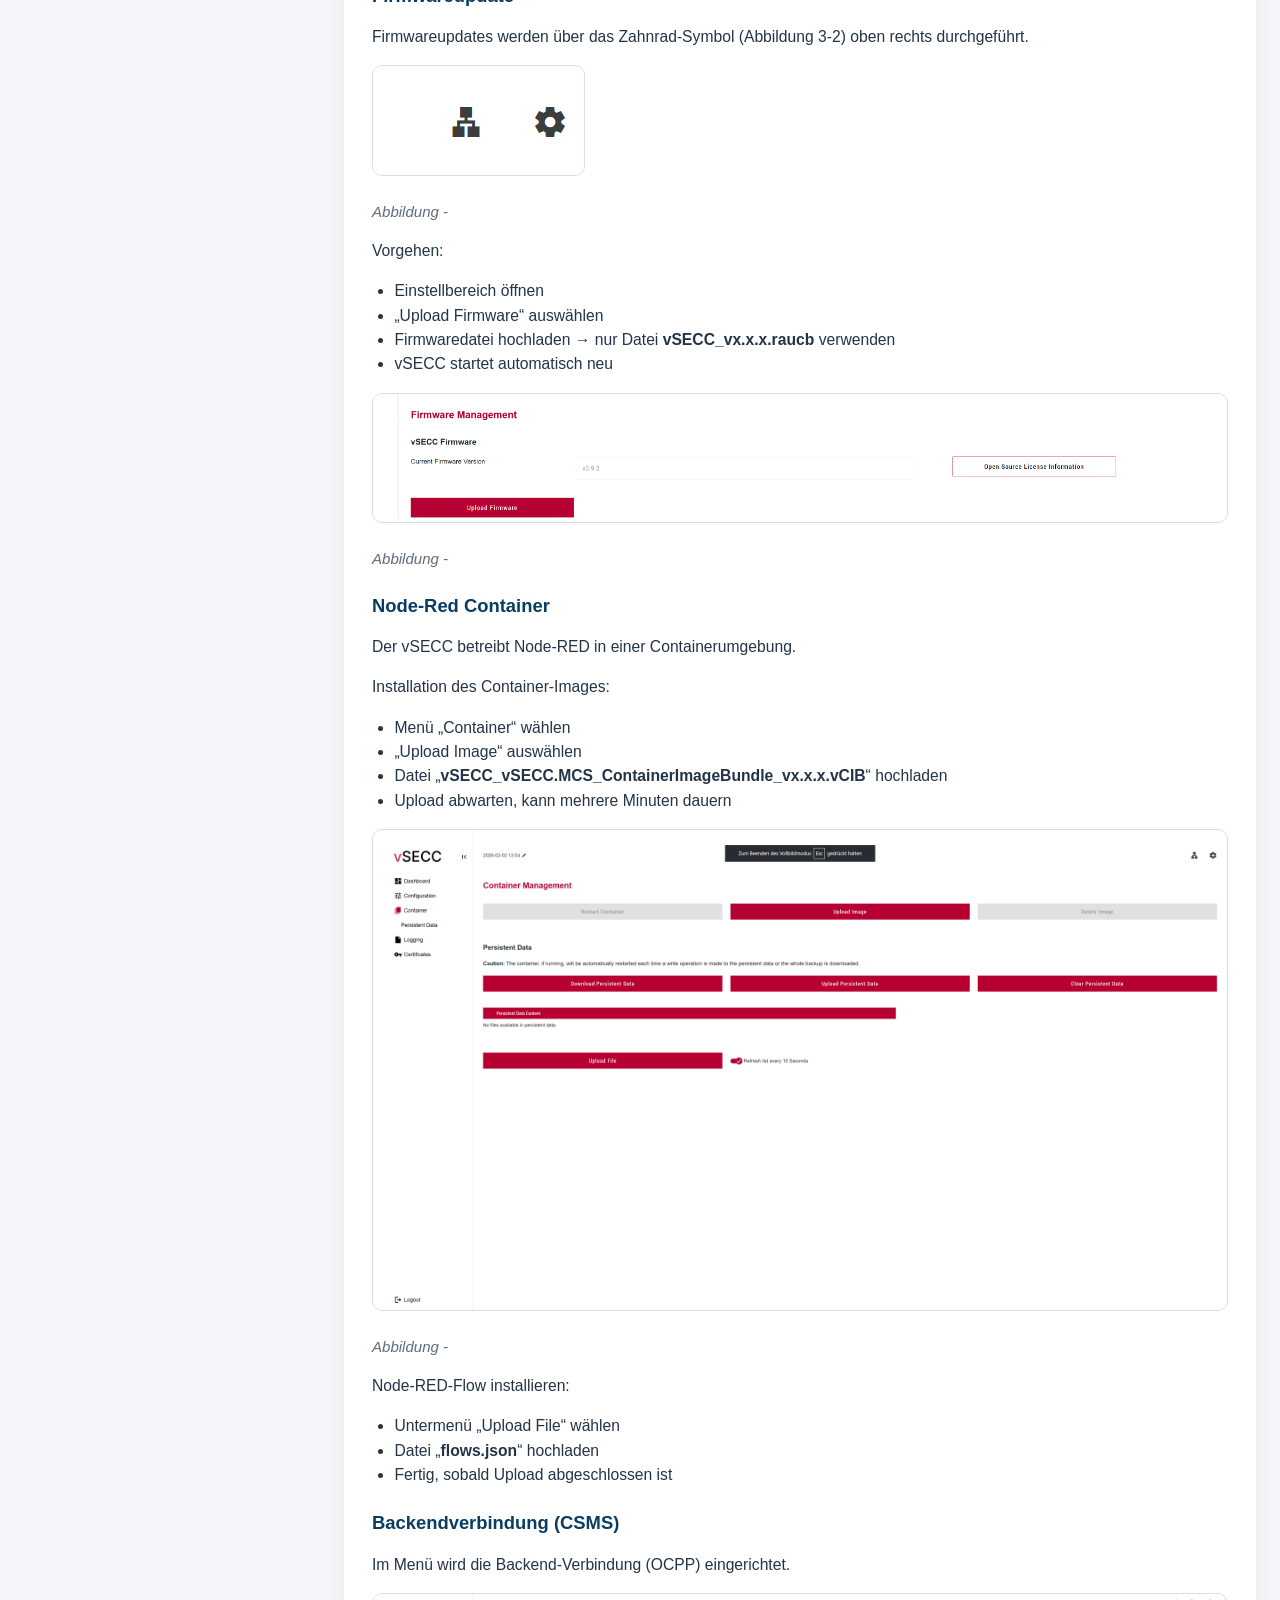
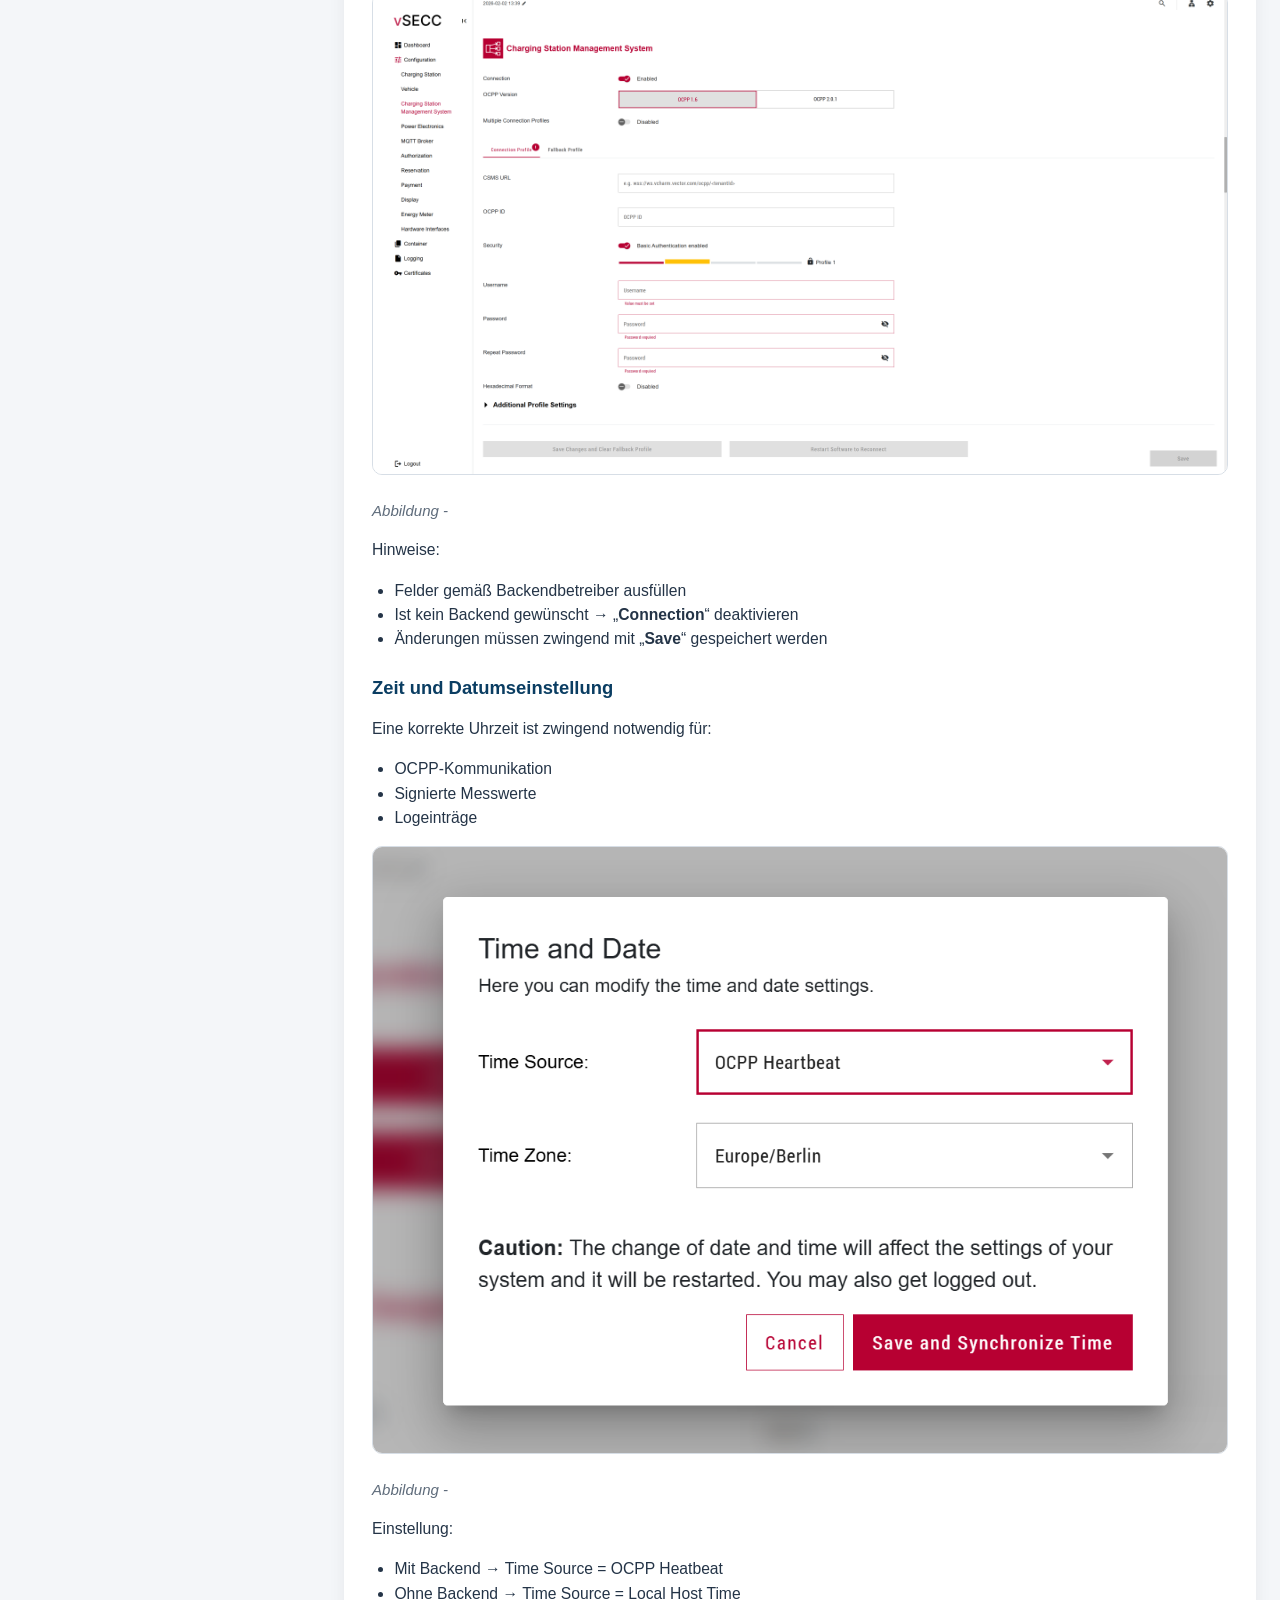
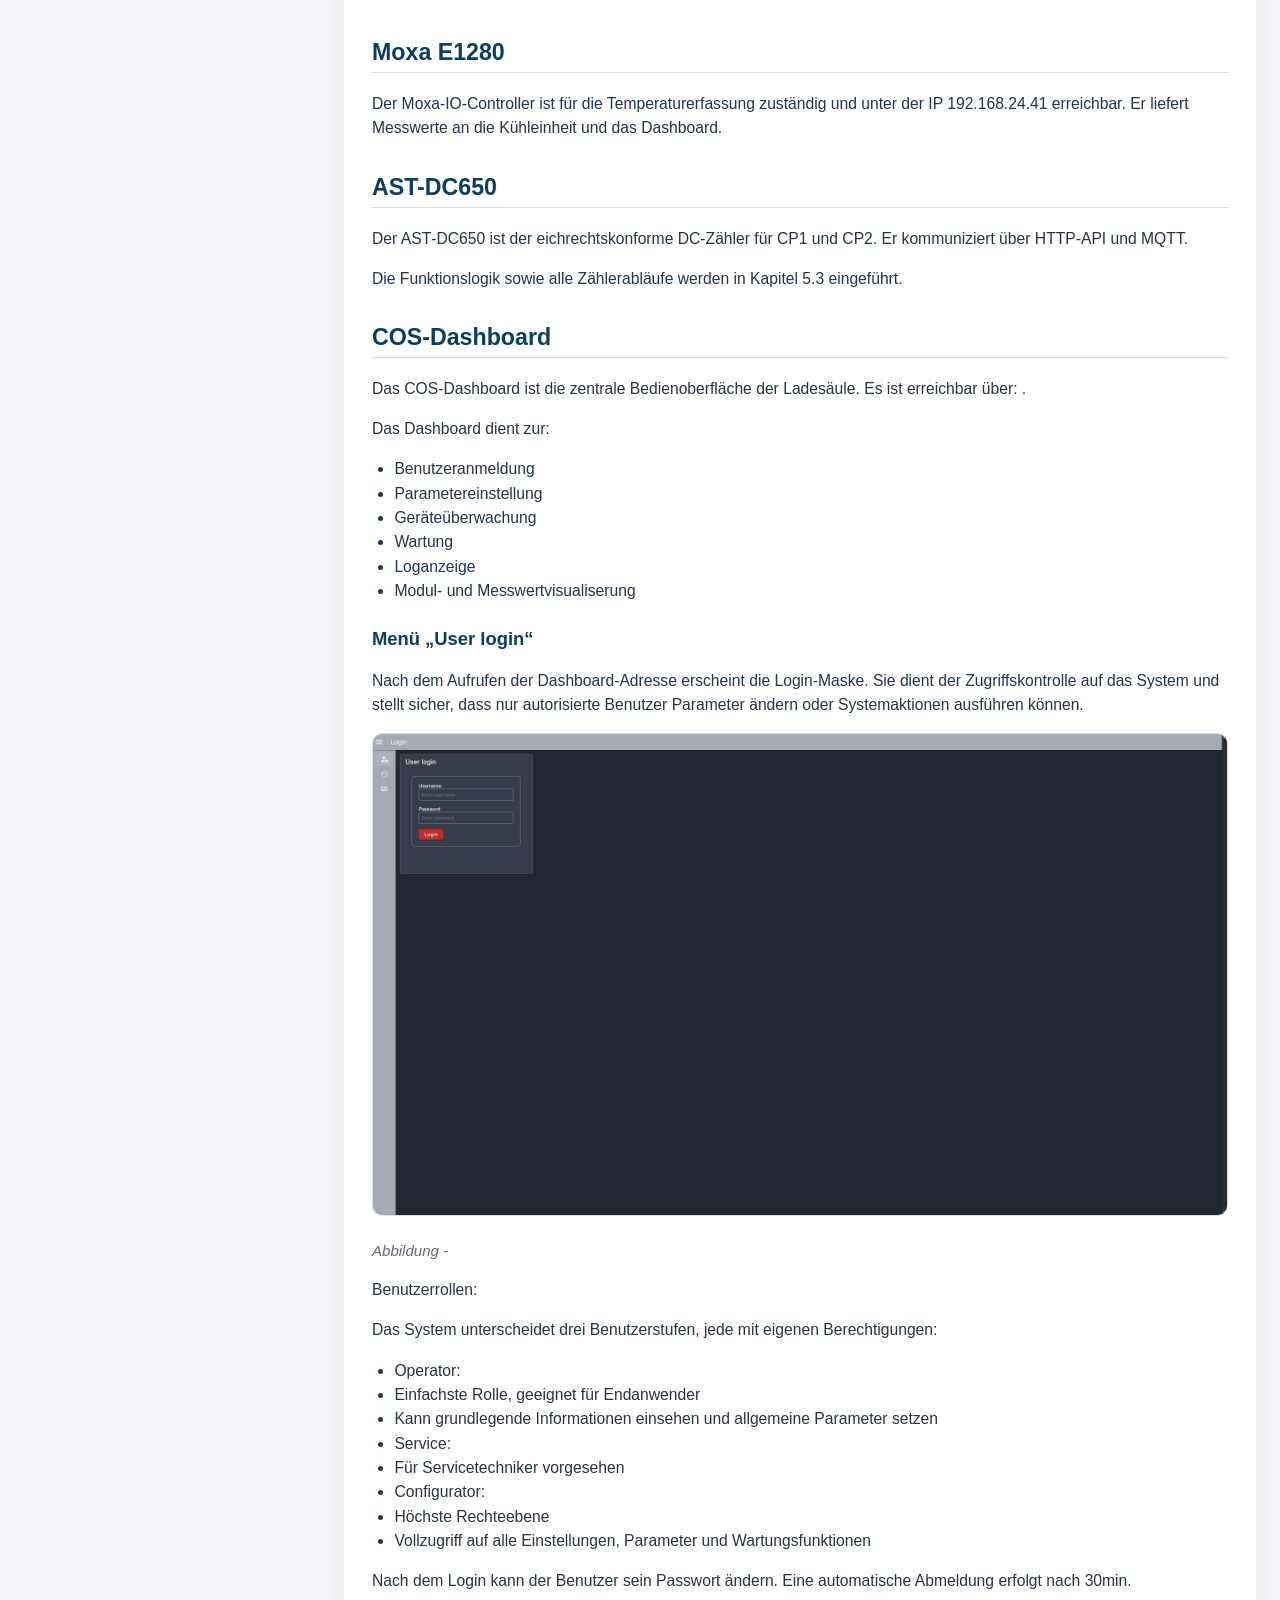
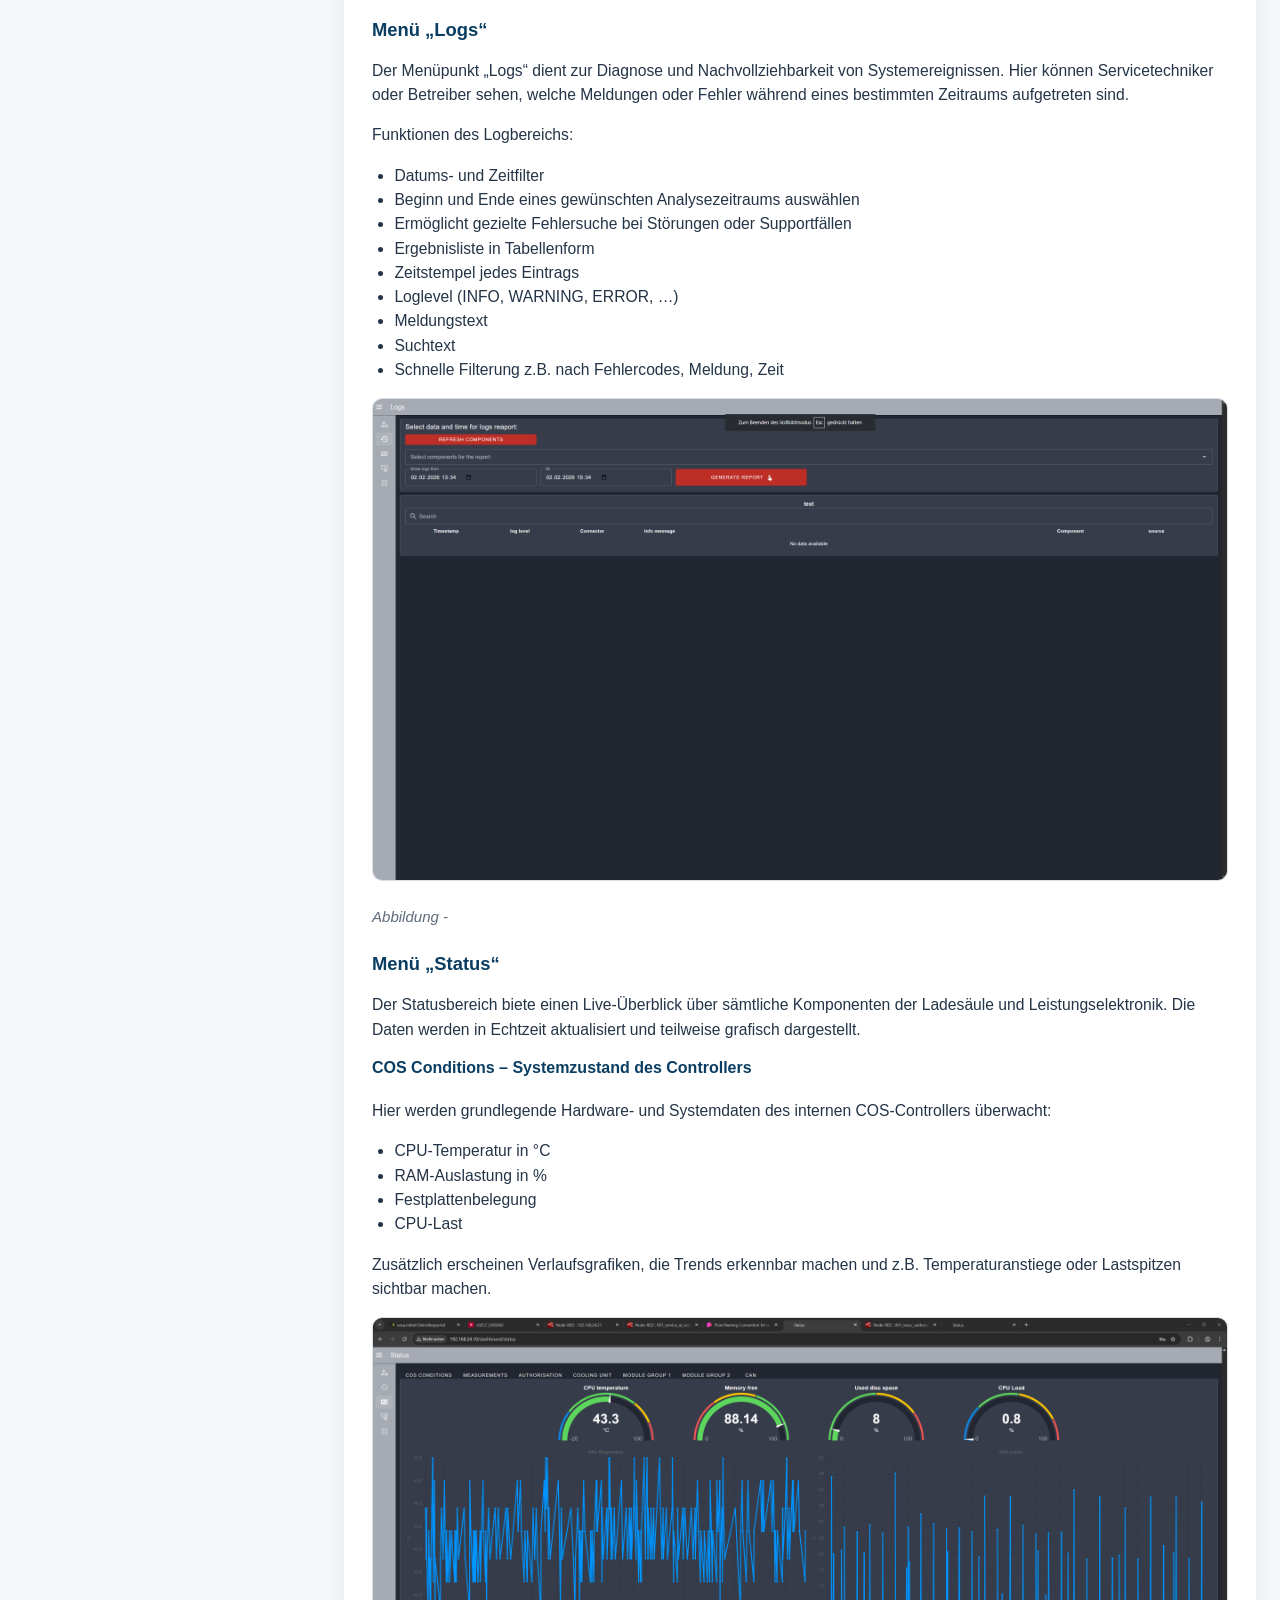
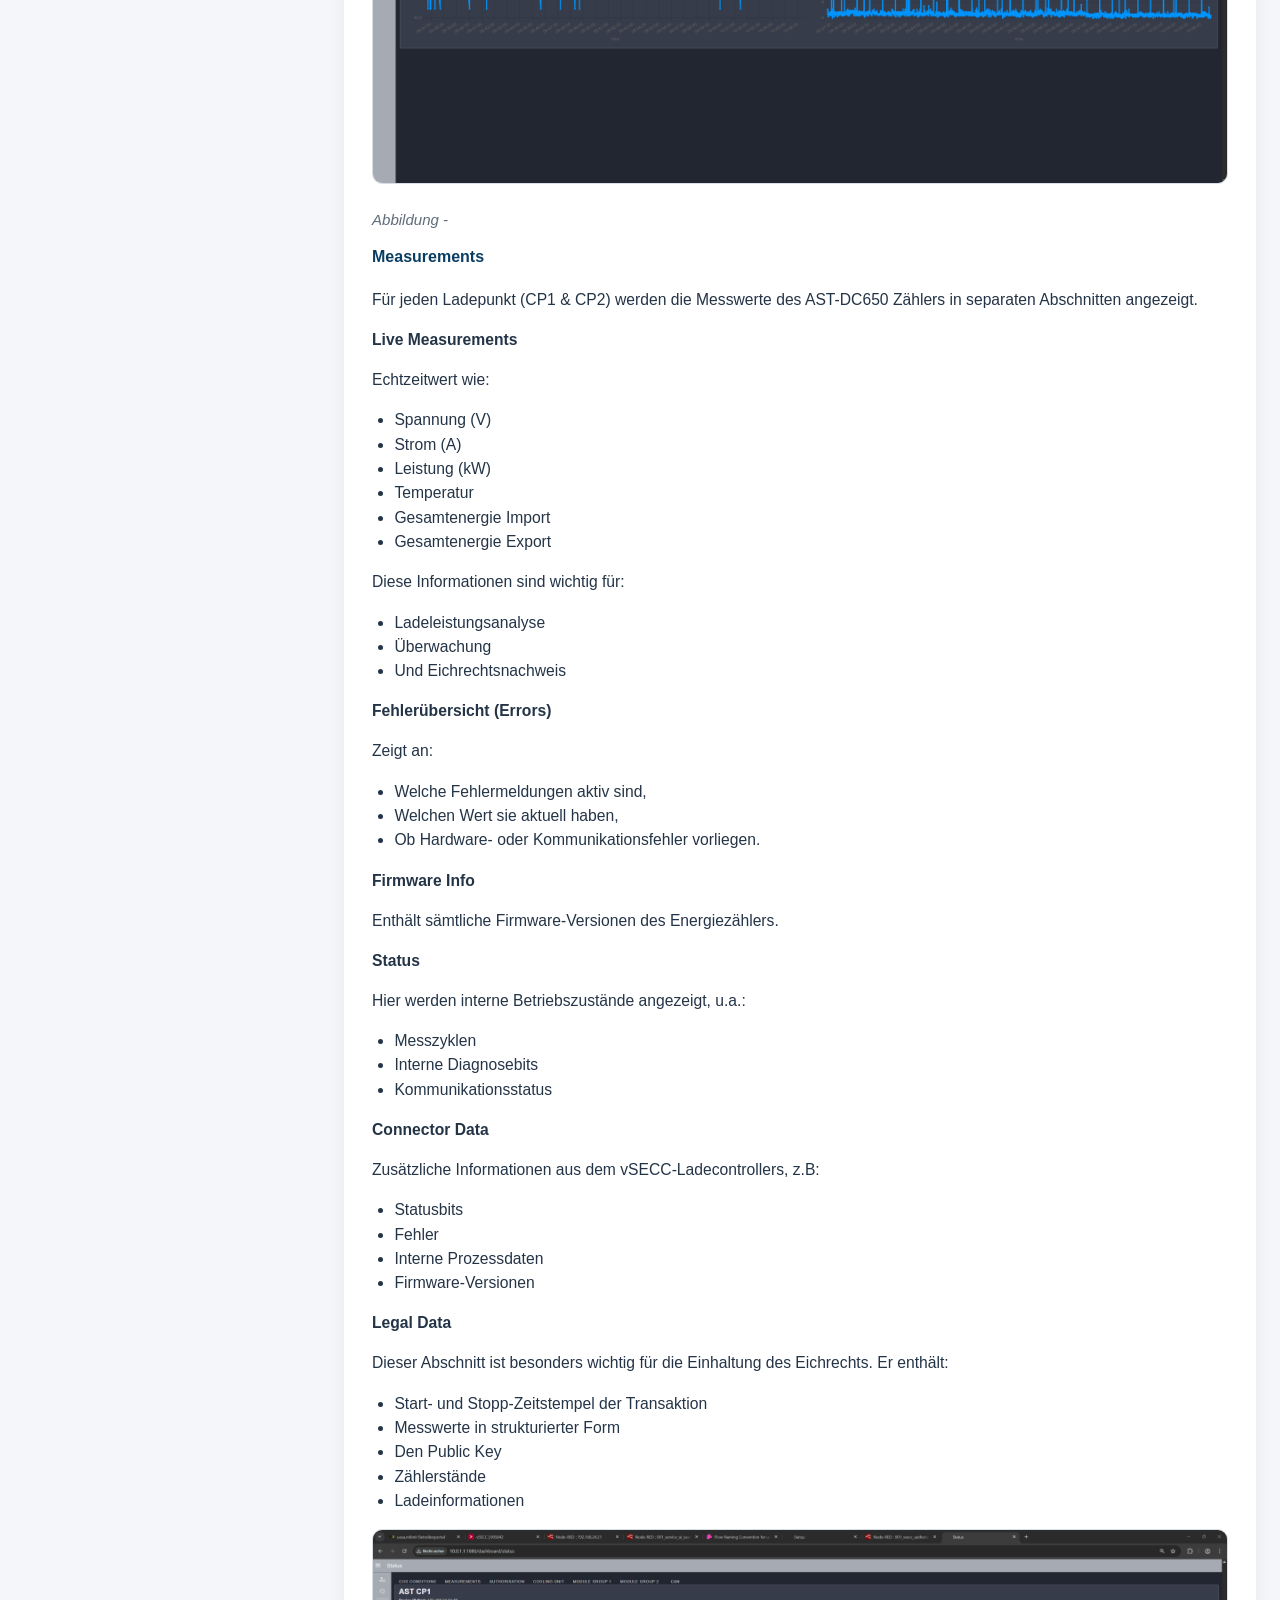
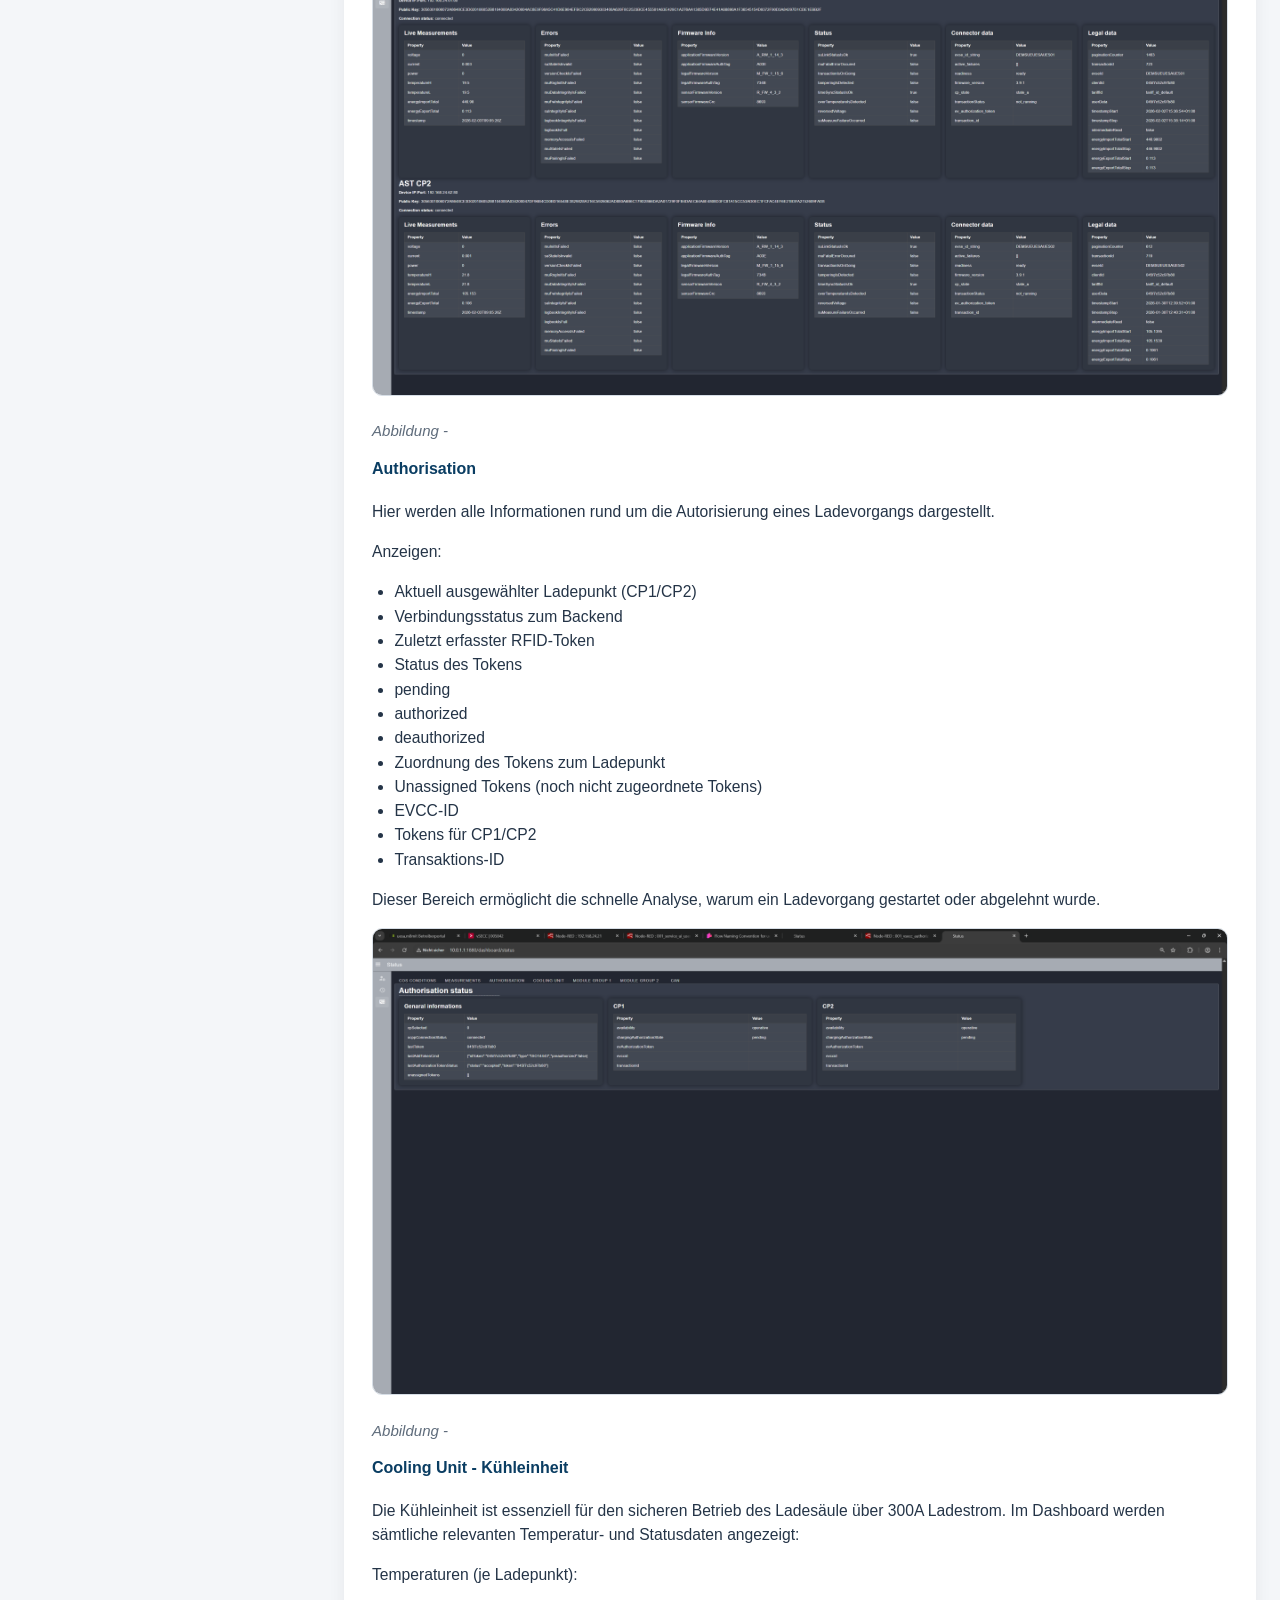
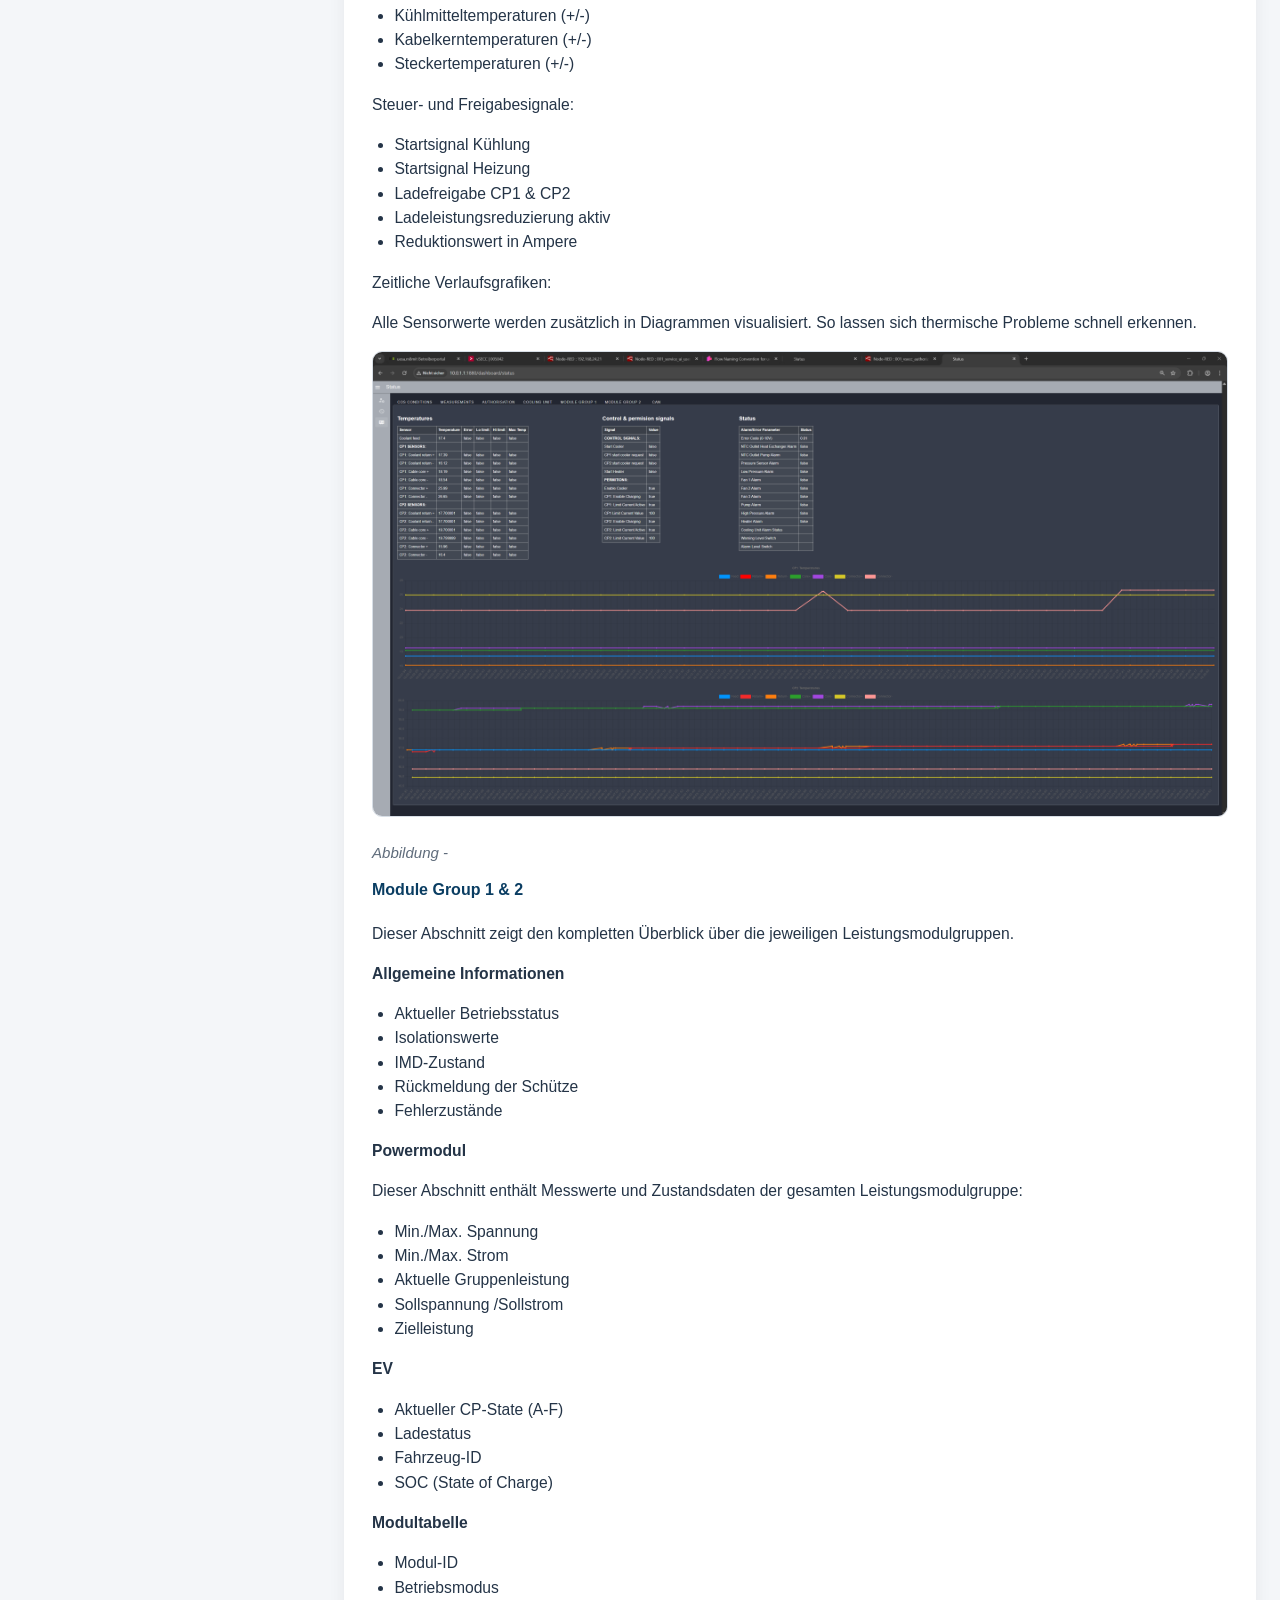
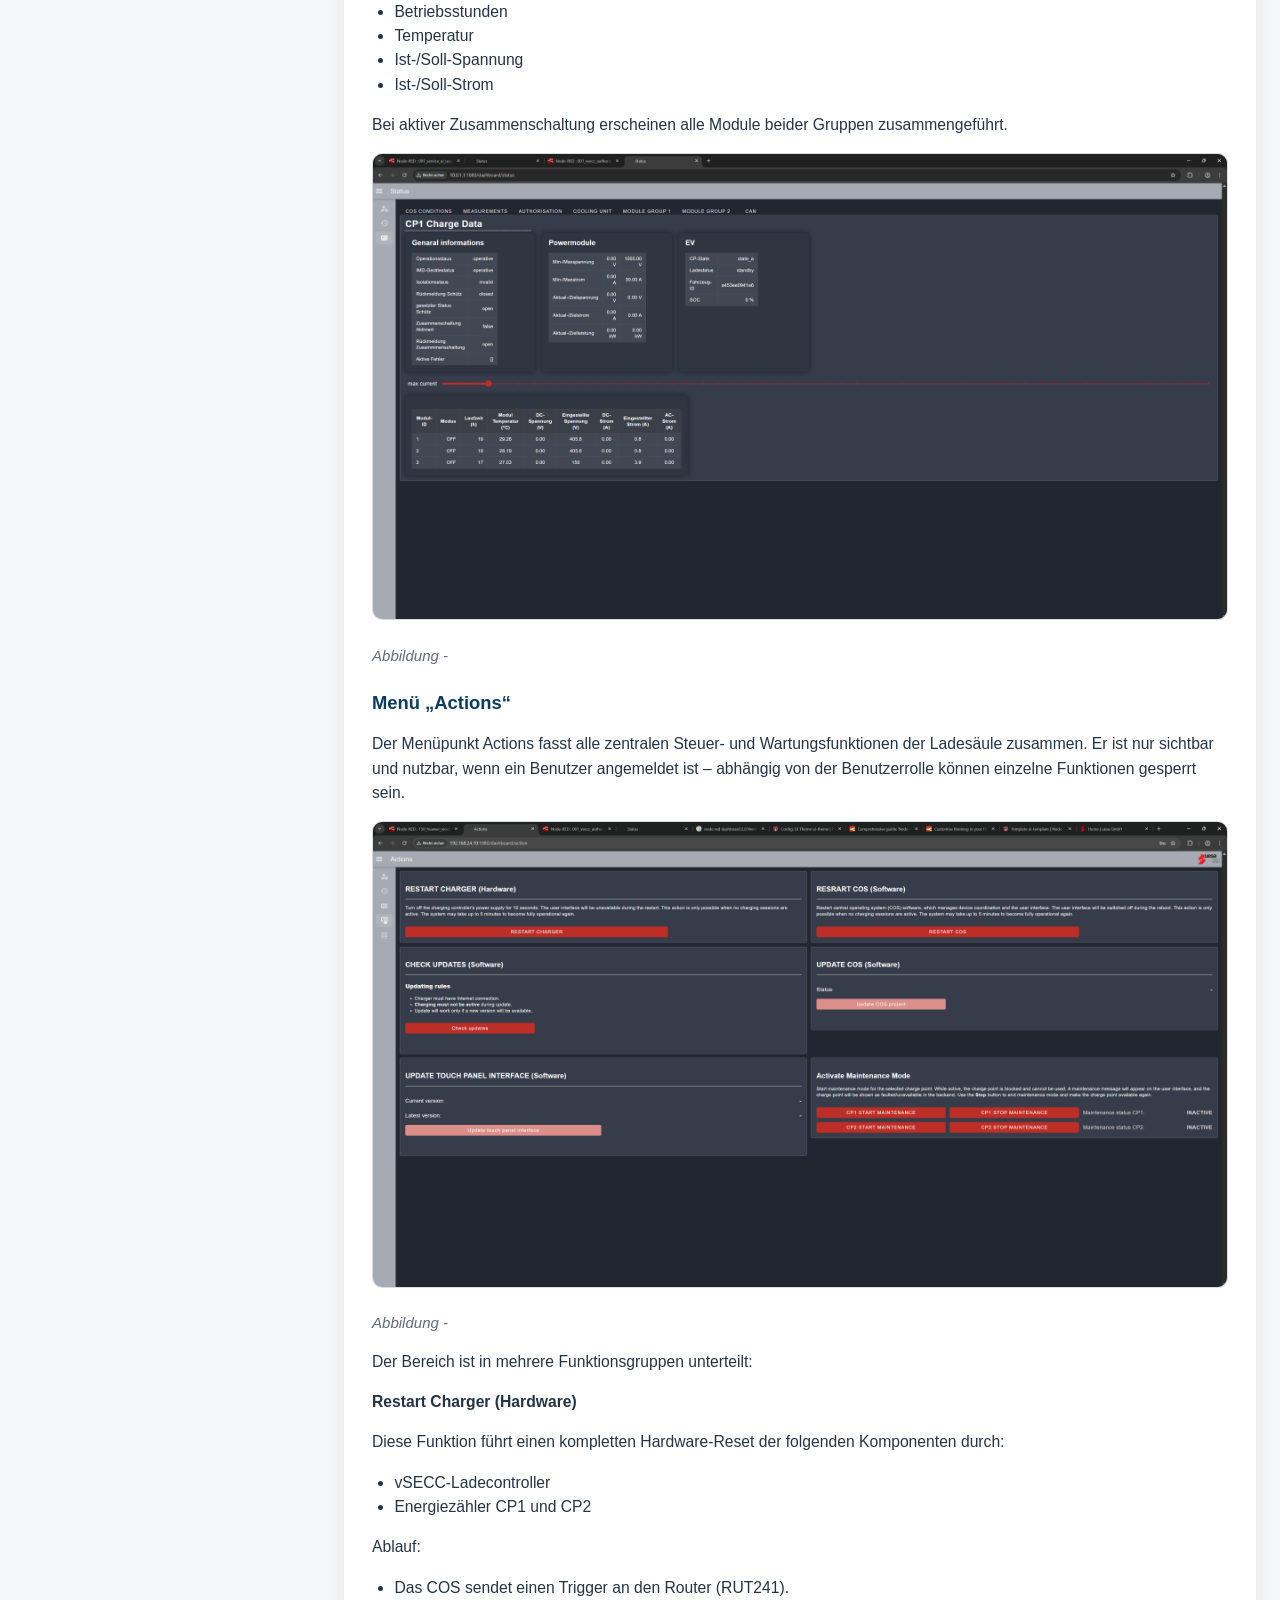
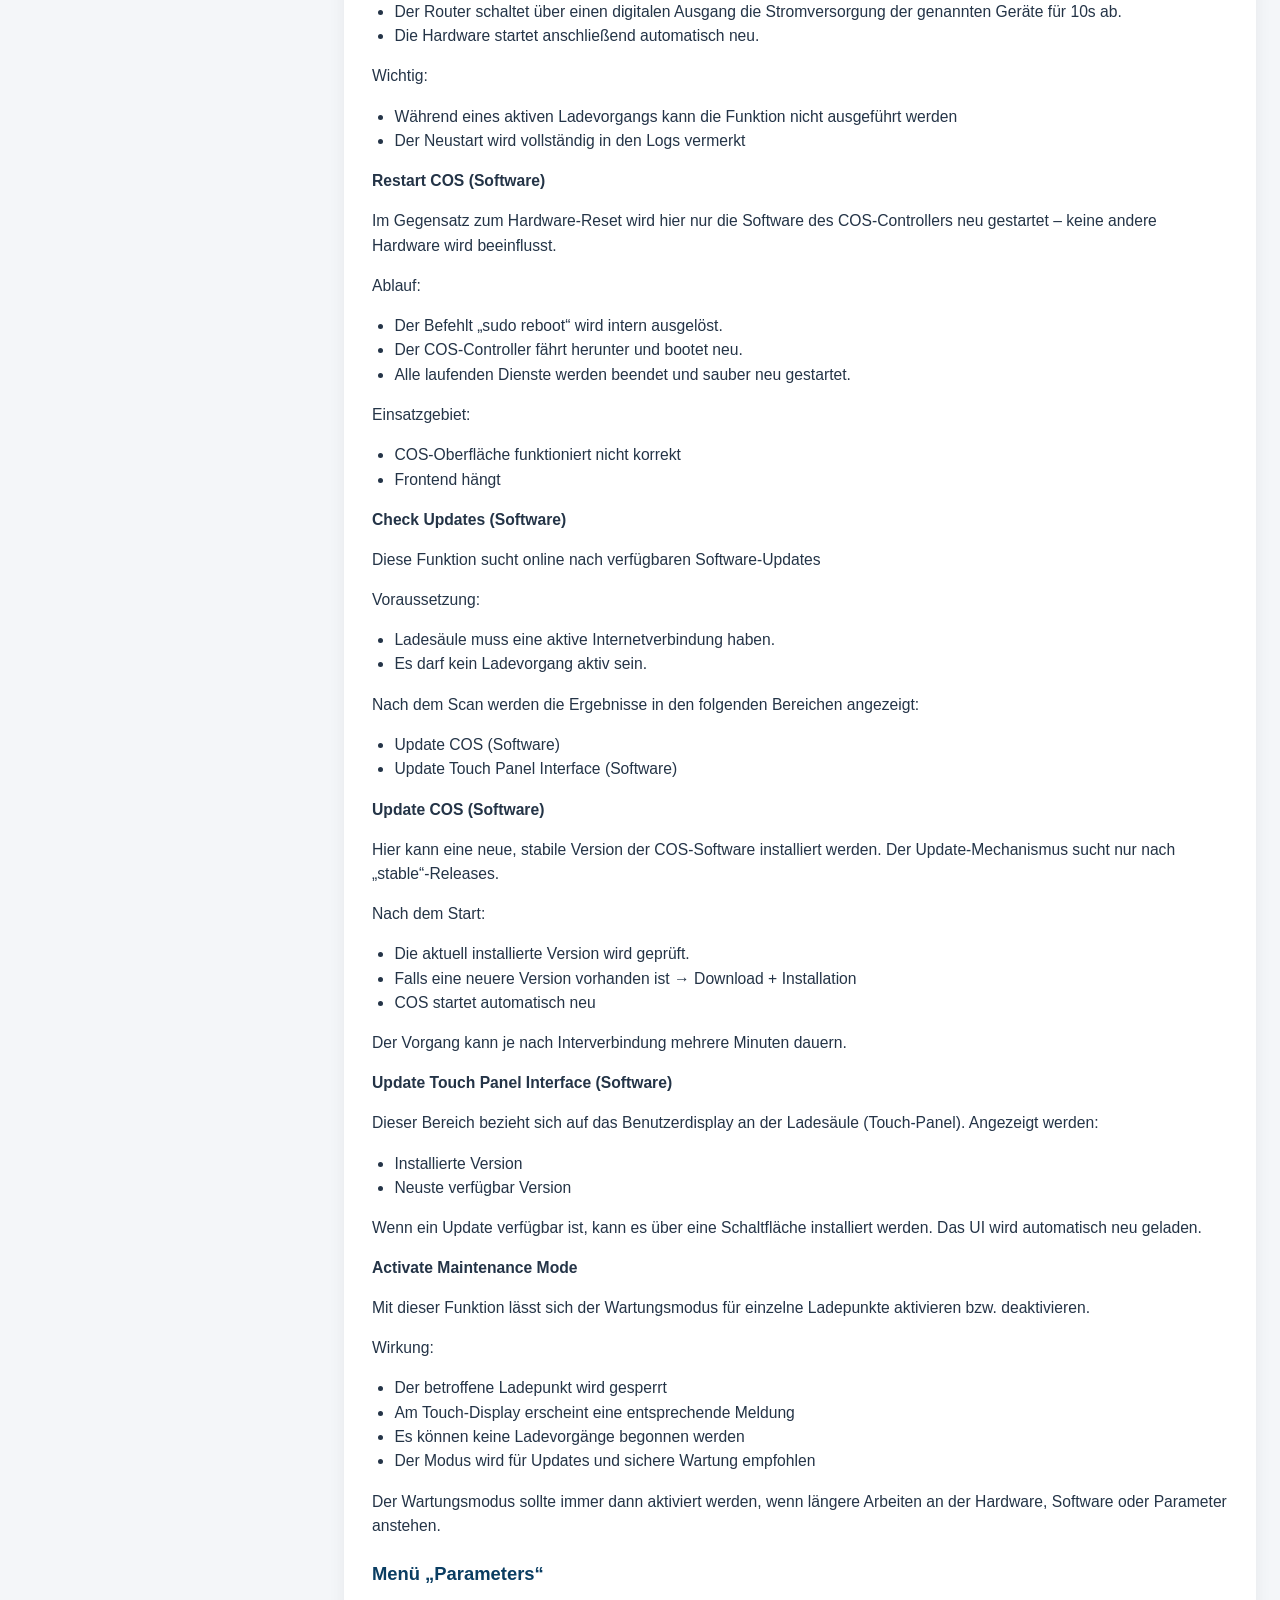
<file: softwarekonfigurationsuebersicht.html>
<!DOCTYPE html>
<html lang="de">
<head>
<meta charset="UTF-8">
<meta name="viewport" content="width=device-width, initial-scale=1">
<title>Softwareanleitung UECHAR3 – DC-Ladesäule – Softwarekonfigurationsübersicht</title>
<link rel="stylesheet" href="styles.css">
</head>
<body>
<div class="layout">
<aside class="sidebar"><h1>Softwareanleitung UECHAR3 – DC-Ladesäule</h1><div class="meta">Letzte Änderung: 11.02.2026</div><div><a href="index.html" style="color:white;font-weight:bold;">🏠 Start</a></div><nav><div class="chapter"><a class="" href="adressuebersicht.html">Adressübersicht</a></div><div class="chapter"><a class="" href="hardwarekonfiguration.html">Hardwarekonfiguration</a></div><div class="chapter"><a class="active" href="softwarekonfigurationsuebersicht.html">Softwarekonfigurationsübersicht</a><div class="subnav"><a href="#vsecc">vSECC</a><a href="#zugriff-auf-das-web-interface">↳ Zugriff auf das Web-Interface</a><a href="#grundkonfiguration">↳ Grundkonfiguration</a><a href="#firmwareupdate">↳ Firmwareupdate</a><a href="#node-red-container">↳ Node-Red Container</a><a href="#backendverbindung-csms">↳ Backendverbindung (CSMS)</a><a href="#zeit-und-datumseinstellung">↳ Zeit und Datumseinstellung</a><a href="#moxa-e1280">Moxa E1280</a><a href="#ast-dc650">AST-DC650</a><a href="#cos-dashboard">COS-Dashboard</a><a href="#menue-user-login">↳ Menü „User login“</a><a href="#menue-logs">↳ Menü „Logs“</a><a href="#menue-status">↳ Menü „Status“</a><a href="#cos-conditions-systemzustand-des-controllers">↳ COS Conditions – Systemzustand des Controllers</a><a href="#measurements">↳ Measurements</a><a href="#authorisation">↳ Authorisation</a><a href="#cooling-unit-kuehleinheit">↳ Cooling Unit - Kühleinheit</a><a href="#module-group-1-2">↳ Module Group 1 &amp; 2</a><a href="#menue-actions">↳ Menü „Actions“</a><a href="#menue-parameters">↳ Menü „Parameters“</a><a href="#betreiber-einstellungen-operator-settings">↳ Betreiber‑Einstellungen (Operator Settings)</a><a href="#hersteller-einstellungen">↳ Hersteller‑Einstellungen</a></div></div><div class="chapter"><a class="" href="programmuebersicht-vsecc.html">Programmübersicht vSECC</a></div><div class="chapter"><a class="" href="programmuebersicht-cos.html">Programmübersicht COS</a></div></nav></aside>
<main class="content">
<article class="article">
<h1>Softwarekonfigurationsübersicht</h1><p>Diese Kapitel beschreibt die verschiedenen Softwarekomponenten der DC-Ladeeinheit sowie die notwendigen Schritte zur Konfiguration der beteiligten Systeme. Dazu gehören der vSECC-Ladecontroller, das COS-Dashboard, der Moxa IO-Controller und die AST-Energiezähler.</p><h2 id="vsecc">vSECC</h2><p>Der vSECC-Controller bietet ein Web-Interface zur Konfiguration der Netzwerkeinstellungen, Firmware, Container-Umgebung und Backend-Verbindungen.</p><p>Der Zugriff erfolgt über einen Browser und hängt vom Zustand des Controllers ab (vorkonfiguriert/nicht vorkonfiguriert).</p><h3 id="zugriff-auf-das-web-interface">Zugriff auf das Web-Interface</h3><p>Nicht vorkonfigurierter Controller</p><ul><li>IP-Adresse	192.168.3.11 (<strong>rechter Ethernet-Port</strong>)</li><li>Login:</li><li>Benutzername:		admin</li><li>Passwort:		rootpassword</li></ul><p>Vorkonfigurierte Controller</p><ul><li>IP-Adresse	192.168.24.21 (<strong>linker Ethernet-Port</strong>)</li><li>Login:</li><li>Benutzername:		admin</li><li>Passwort:		(Configurator-Passwort)</li></ul><h3 id="grundkonfiguration">Grundkonfiguration</h3><p>Die Grundkonfiguration des vSECCs erfolgt über eine auf GitHub bereitgestellte Datei config.yml. Diese Datei enthält die vorgegebenen Netzwerkeinstellungen sowie die Basisparameter des Controllers.</p><p><figure class="figure"><img src="assets/image_002.png" alt="Bild aus softwarekonfigurationsuebersicht" loading="lazy"></figure></p><p class="caption">Abbildung -</p><p>Ablauf:</p><ul><li>Web-Interface öffnen</li><li>Menüpunkt „Configuration“ wählen</li><li>Button „Upload Config File“ auswählen</li><li>Config.yml auswählen und hochladen</li><li>Controller führt automatisch einen Neustart durch</li></ul><h3 id="firmwareupdate">Firmwareupdate</h3><p>Firmwareupdates werden über das Zahnrad-Symbol (Abbildung 3-2) oben rechts durchgeführt.</p><p><figure class="figure"><img src="assets/image_003.png" alt="Bild aus softwarekonfigurationsuebersicht" loading="lazy"></figure></p><p class="caption">Abbildung -</p><p>Vorgehen:</p><ul><li>Einstellbereich öffnen</li><li>„Upload Firmware“ auswählen</li><li>Firmwaredatei hochladen	→ nur Datei <strong>vSECC_vx.x.</strong><strong>x.raucb</strong> verwenden</li><li>vSECC startet automatisch neu</li></ul><p><figure class="figure"><img src="assets/image_004.png" alt="Bild aus softwarekonfigurationsuebersicht" loading="lazy"></figure></p><p class="caption">Abbildung -</p><h3 id="node-red-container">Node-Red Container</h3><p>Der vSECC betreibt Node-RED in einer Containerumgebung.</p><p>Installation des Container-Images:</p><ul><li>Menü „Container“ wählen</li><li>„Upload Image“ auswählen</li><li>Datei „<strong>vSECC_vSECC.MCS_ContainerImageBundle_vx.x.</strong><strong>x.vCIB</strong>“ hochladen</li><li>Upload abwarten, kann mehrere Minuten dauern</li></ul><p><figure class="figure"><img src="assets/image_005.png" alt="Bild aus softwarekonfigurationsuebersicht" loading="lazy"></figure></p><p class="caption">Abbildung -</p><p>Node-RED-Flow installieren:</p><ul><li>Untermenü „Upload File“ wählen</li><li>Datei „<strong>flows.json</strong>“ hochladen</li><li>Fertig, sobald Upload abgeschlossen ist</li></ul><h3 id="backendverbindung-csms">Backendverbindung (CSMS)</h3><p>Im Menü wird die Backend-Verbindung (OCPP) eingerichtet.</p><p><figure class="figure"><img src="assets/image_006.png" alt="Bild aus softwarekonfigurationsuebersicht" loading="lazy"></figure></p><p class="caption">Abbildung -</p><p>Hinweise:</p><ul><li>Felder gemäß Backendbetreiber ausfüllen</li><li>Ist kein Backend gewünscht	→ „<strong>Connection</strong>“ deaktivieren</li><li>Änderungen müssen zwingend mit „<strong>Save</strong>“ gespeichert werden</li></ul><h3 id="zeit-und-datumseinstellung">Zeit und Datumseinstellung</h3><p>Eine korrekte Uhrzeit ist zwingend notwendig für:</p><ul><li>OCPP-Kommunikation</li><li>Signierte Messwerte</li><li>Logeinträge</li></ul><p><figure class="figure"><img src="assets/image_007.png" alt="Bild aus softwarekonfigurationsuebersicht" loading="lazy"></figure></p><p class="caption">Abbildung -</p><p>Einstellung:</p><ul><li>Mit Backend		→ Time Source = OCPP Heatbeat</li><li>Ohne Backend		→ Time Source = Local Host Time</li></ul><h2 id="moxa-e1280">Moxa E1280</h2><p>Der Moxa-IO-Controller ist für die Temperaturerfassung zuständig und unter der IP 192.168.24.41 erreichbar. Er liefert Messwerte an die Kühleinheit und das Dashboard.</p><h2 id="ast-dc650">AST-DC650</h2><p>Der AST‑DC650 ist der eichrechtskonforme DC‑Zähler für CP1 und CP2. Er kommuniziert über HTTP‑API und MQTT.</p><p>Die Funktionslogik sowie alle Zählerabläufe werden in Kapitel 5.3 eingeführt.</p><h2 id="cos-dashboard">COS-Dashboard</h2><p>Das COS-Dashboard ist die zentrale Bedienoberfläche der Ladesäule. Es ist erreichbar über: .</p><p>Das Dashboard dient zur:</p><ul><li>Benutzeranmeldung</li><li>Parametereinstellung</li><li>Geräteüberwachung</li><li>Wartung</li><li>Loganzeige</li><li>Modul- und Messwertvisualiserung</li></ul><h3 id="menue-user-login">Menü „User login“</h3><p>Nach dem Aufrufen der Dashboard-Adresse erscheint die Login-Maske. Sie dient der Zugriffskontrolle auf das System und stellt sicher, dass nur autorisierte Benutzer Parameter ändern oder Systemaktionen ausführen können.</p><p><figure class="figure"><img src="assets/image_008.png" alt="Bild aus softwarekonfigurationsuebersicht" loading="lazy"></figure></p><p class="caption">Abbildung -</p><p>Benutzerrollen:</p><p>Das System unterscheidet drei Benutzerstufen, jede mit eigenen Berechtigungen:</p><ul><li>Operator:</li><li>Einfachste Rolle, geeignet für Endanwender</li><li>Kann grundlegende Informationen einsehen und allgemeine Parameter setzen</li><li>Service:</li><li>Für Servicetechniker vorgesehen</li><li>Configurator:</li><li>Höchste Rechteebene</li><li>Vollzugriff auf alle Einstellungen, Parameter und Wartungsfunktionen</li></ul><p>Nach dem Login kann der Benutzer sein Passwort ändern. Eine automatische Abmeldung erfolgt nach 30min.</p><h3 id="menue-logs">Menü „Logs“</h3><p>Der Menüpunkt „Logs“ dient zur Diagnose und Nachvollziehbarkeit von Systemereignissen. Hier können Servicetechniker oder Betreiber sehen, welche Meldungen oder Fehler während eines bestimmten Zeitraums aufgetreten sind.</p><p>Funktionen des Logbereichs:</p><ul><li>Datums- und Zeitfilter</li><li>Beginn und Ende eines gewünschten Analysezeitraums auswählen</li><li>Ermöglicht gezielte Fehlersuche bei Störungen oder Supportfällen</li><li>Ergebnisliste in Tabellenform</li><li>Zeitstempel jedes Eintrags</li><li>Loglevel (INFO, WARNING, ERROR, …)</li><li>Meldungstext</li><li>Suchtext</li><li>Schnelle Filterung z.B. nach Fehlercodes, Meldung, Zeit</li></ul><p><figure class="figure"><img src="assets/image_009.png" alt="Bild aus softwarekonfigurationsuebersicht" loading="lazy"></figure></p><p class="caption">Abbildung -</p><h3 id="menue-status">Menü „Status“</h3><p>Der Statusbereich biete einen Live-Überblick über sämtliche Komponenten der Ladesäule und Leistungselektronik. Die Daten werden in Echtzeit aktualisiert und teilweise grafisch dargestellt.</p><h4 id="cos-conditions-systemzustand-des-controllers">COS Conditions – Systemzustand des Controllers</h4><p>Hier werden grundlegende Hardware- und Systemdaten des internen COS-Controllers überwacht:</p><ul><li>CPU-Temperatur in °C</li><li>RAM-Auslastung in %</li><li>Festplattenbelegung</li><li>CPU-Last</li></ul><p>Zusätzlich erscheinen Verlaufsgrafiken, die Trends erkennbar machen und z.B. Temperaturanstiege oder Lastspitzen sichtbar machen.</p><p><figure class="figure"><img src="assets/image_010.png" alt="Bild aus softwarekonfigurationsuebersicht" loading="lazy"></figure></p><p class="caption">Abbildung -</p><h4 id="measurements">Measurements</h4><p>Für jeden Ladepunkt (CP1 &amp; CP2) werden die Messwerte des AST-DC650 Zählers in separaten Abschnitten angezeigt.</p><p><strong>Live Measurements</strong></p><p>Echtzeitwert wie:</p><ul><li>Spannung (V)</li><li>Strom (A)</li><li>Leistung (kW)</li><li>Temperatur</li><li>Gesamtenergie Import</li><li>Gesamtenergie Export</li></ul><p>Diese Informationen sind wichtig für:</p><ul><li>Ladeleistungsanalyse</li><li>Überwachung</li><li>Und Eichrechtsnachweis</li></ul><p><strong>Fehlerübersicht (</strong><strong>Errors</strong><strong>)</strong></p><p>Zeigt an:</p><ul><li>Welche Fehlermeldungen aktiv sind,</li><li>Welchen Wert sie aktuell haben,</li><li>Ob Hardware- oder Kommunikationsfehler vorliegen.</li></ul><p><strong>Firmware Info</strong></p><p>Enthält sämtliche Firmware-Versionen des Energiezählers.</p><p><strong>Status</strong></p><p>Hier werden interne Betriebszustände angezeigt, u.a.:</p><ul><li>Messzyklen</li><li>Interne Diagnosebits</li><li>Kommunikationsstatus</li></ul><p><strong>Connector Data</strong></p><p>Zusätzliche Informationen aus dem vSECC-Ladecontrollers, z.B:</p><ul><li>Statusbits</li><li>Fehler</li><li>Interne Prozessdaten</li><li>Firmware-Versionen</li></ul><p><strong>Legal Data</strong></p><p>Dieser Abschnitt ist besonders wichtig für die Einhaltung des Eichrechts. Er enthält:</p><ul><li>Start- und Stopp-Zeitstempel der Transaktion</li><li>Messwerte in strukturierter Form</li><li>Den Public Key</li><li>Zählerstände</li><li>Ladeinformationen</li></ul><p><figure class="figure"><img src="assets/image_011.png" alt="Bild aus softwarekonfigurationsuebersicht" loading="lazy"></figure></p><p class="caption">Abbildung -</p><h4 id="authorisation">Authorisation</h4><p>Hier werden alle Informationen rund um die Autorisierung eines Ladevorgangs dargestellt.</p><p>Anzeigen:</p><ul><li>Aktuell ausgewählter Ladepunkt (CP1/CP2)</li><li>Verbindungsstatus zum Backend</li><li>Zuletzt erfasster RFID-Token</li><li>Status des Tokens</li><li>pending</li><li>authorized</li><li>deauthorized</li><li>Zuordnung des Tokens zum Ladepunkt</li><li>Unassigned Tokens (noch nicht zugeordnete Tokens)</li><li>EVCC-ID</li><li>Tokens für CP1/CP2</li><li>Transaktions-ID</li></ul><p>Dieser Bereich ermöglicht die schnelle Analyse, warum ein Ladevorgang gestartet oder abgelehnt wurde.</p><p><figure class="figure"><img src="assets/image_012.png" alt="Bild aus softwarekonfigurationsuebersicht" loading="lazy"></figure></p><p class="caption">Abbildung -</p><h4 id="cooling-unit-kuehleinheit">Cooling Unit - Kühleinheit</h4><p>Die Kühleinheit ist essenziell für den sicheren Betrieb des Ladesäule über 300A Ladestrom. Im Dashboard werden sämtliche relevanten Temperatur- und Statusdaten angezeigt:</p><p>Temperaturen (je Ladepunkt):</p><ul><li>Kühlmitteltemperaturen (+/-)</li><li>Kabelkerntemperaturen (+/-)</li><li>Steckertemperaturen (+/-)</li></ul><p>Steuer- und Freigabesignale:</p><ul><li>Startsignal Kühlung</li><li>Startsignal Heizung</li><li>Ladefreigabe CP1 &amp; CP2</li><li>Ladeleistungsreduzierung aktiv</li><li>Reduktionswert in Ampere</li></ul><p>Zeitliche Verlaufsgrafiken:</p><p>Alle Sensorwerte werden zusätzlich in Diagrammen visualisiert. So lassen sich thermische Probleme schnell erkennen.</p><p><figure class="figure"><img src="assets/image_013.png" alt="Bild aus softwarekonfigurationsuebersicht" loading="lazy"></figure></p><p class="caption">Abbildung -</p><h4 id="module-group-1-2">Module Group 1 &amp; 2</h4><p>Dieser Abschnitt zeigt den kompletten Überblick über die jeweiligen Leistungsmodulgruppen.</p><p><strong>Allgemeine Informationen</strong></p><ul><li>Aktueller Betriebsstatus</li><li>Isolationswerte</li><li>IMD-Zustand</li><li>Rückmeldung der Schütze</li><li>Fehlerzustände</li></ul><p><strong>Powermodul</strong></p><p>Dieser Abschnitt enthält Messwerte und Zustandsdaten der gesamten Leistungsmodulgruppe:</p><ul><li>Min./Max. Spannung</li><li>Min./Max. Strom</li><li>Aktuelle Gruppenleistung</li><li>Sollspannung /Sollstrom</li><li>Zielleistung</li></ul><p><strong>EV</strong></p><ul><li>Aktueller CP-State (A-F)</li><li>Ladestatus</li><li>Fahrzeug-ID</li><li>SOC (State of Charge)</li></ul><p><strong>Modultabelle</strong></p><ul><li>Modul-ID</li><li>Betriebsmodus</li><li>Betriebsstunden</li><li>Temperatur</li><li>Ist-/Soll-Spannung</li><li>Ist-/Soll-Strom</li></ul><p>Bei aktiver Zusammenschaltung erscheinen alle Module beider Gruppen zusammengeführt.</p><p><figure class="figure"><img src="assets/image_014.png" alt="Bild aus softwarekonfigurationsuebersicht" loading="lazy"></figure></p><p class="caption">Abbildung -</p><h3 id="menue-actions">Menü „Actions“</h3><p>Der Menüpunkt Actions fasst alle zentralen Steuer- und Wartungsfunktionen der Ladesäule zusammen. Er ist nur sichtbar und nutzbar, wenn ein Benutzer angemeldet ist – abhängig von der Benutzerrolle können einzelne Funktionen gesperrt sein.</p><p><figure class="figure"><img src="assets/image_015.png" alt="Bild aus softwarekonfigurationsuebersicht" loading="lazy"></figure></p><p class="caption">Abbildung -</p><p>Der Bereich ist in mehrere Funktionsgruppen unterteilt:</p><p><strong>Restart Charger (Hardware)</strong></p><p>Diese Funktion führt einen kompletten Hardware-Reset der folgenden Komponenten durch:</p><ul><li>vSECC-Ladecontroller</li><li>Energiezähler CP1 und CP2</li></ul><p>Ablauf:</p><ul><li>Das COS sendet einen Trigger an den Router (RUT241).</li><li>Der Router schaltet über einen digitalen Ausgang die Stromversorgung der genannten Geräte für 10s ab.</li><li>Die Hardware startet anschließend automatisch neu.</li></ul><p>Wichtig:</p><ul><li>Während eines aktiven Ladevorgangs kann die Funktion nicht ausgeführt werden</li><li>Der Neustart wird vollständig in den Logs vermerkt</li></ul><p><strong>Restart COS (Software)</strong></p><p>Im Gegensatz zum Hardware-Reset wird hier nur die Software des COS-Controllers neu gestartet – keine andere Hardware wird beeinflusst.</p><p>Ablauf:</p><ul><li>Der Befehlt „sudo reboot“ wird intern ausgelöst.</li><li>Der COS-Controller fährt herunter und bootet neu.</li><li>Alle laufenden Dienste werden beendet und sauber neu gestartet.</li></ul><p>Einsatzgebiet:</p><ul><li>COS-Oberfläche funktioniert nicht korrekt</li><li>Frontend hängt</li></ul><p><strong>Check Updates (Software)</strong></p><p>Diese Funktion sucht online nach verfügbaren Software-Updates</p><p>Voraussetzung:</p><ul><li>Ladesäule muss eine aktive Internetverbindung haben.</li><li>Es darf kein Ladevorgang aktiv sein.</li></ul><p>Nach dem Scan werden die Ergebnisse in den folgenden Bereichen angezeigt:</p><ul><li>Update COS (Software)</li><li>Update Touch Panel Interface (Software)</li></ul><p><strong>Update COS (Software)</strong></p><p>Hier kann eine neue, stabile Version der COS-Software installiert werden. Der Update-Mechanismus sucht nur nach „stable“-Releases.</p><p>Nach dem Start:</p><ul><li>Die aktuell installierte Version wird geprüft.</li><li>Falls eine neuere Version vorhanden ist → Download + Installation</li><li>COS startet automatisch neu</li></ul><p>Der Vorgang kann je nach Interverbindung mehrere Minuten dauern.</p><p><strong>Update Touch Panel Interface (Software)</strong></p><p>Dieser Bereich bezieht sich auf das Benutzerdisplay an der Ladesäule (Touch-Panel). Angezeigt werden:</p><ul><li>Installierte Version</li><li>Neuste verfügbar Version</li></ul><p>Wenn ein Update verfügbar ist, kann es über eine Schaltfläche installiert werden. Das UI wird automatisch neu geladen.</p><p><strong>Activate Maintenance Mode</strong></p><p>Mit dieser Funktion lässt sich der Wartungsmodus für einzelne Ladepunkte aktivieren bzw. deaktivieren.</p><p>Wirkung:</p><ul><li>Der betroffene Ladepunkt wird gesperrt</li><li>Am Touch-Display erscheint eine entsprechende Meldung</li><li>Es können keine Ladevorgänge begonnen werden</li><li>Der Modus wird für Updates und sichere Wartung empfohlen</li></ul><p>Der Wartungsmodus sollte immer dann aktiviert werden, wenn längere Arbeiten an der Hardware, Software oder Parameter anstehen.</p><h3 id="menue-parameters">Menü „Parameters“</h3><p>Der Menüpunkt Parameters ermöglich die Konfiguration sämtlicher Betriebsparameter der Ladesäule. Dieser Bereich ist nur nach Anmeldung sichtbar und unterliegt strengen Sicherheitsregeln.</p><p>Voraussetzungen zur Parameteränderungen:</p><p>Parameter können nur geändert werden, wenn:</p><ul><li>Ein Benutzer mit ausreichender Berechtigung angemeldet ist</li><li>Der Ladepunkt sich im Zustand A (kein Fahrzeug) oder F (Fehler) befindet</li></ul><h4 id="betreiber-einstellungen-operator-settings">Betreiber‑Einstellungen (Operator Settings)</h4><p>Diese Parameter dürfen vom Betreiber der Ladesäule angepasst werden und haben keine tiefgreifenden Auswirkungen auf interne Abläufe.</p><p><strong>User Interface</strong></p><p>Anzeigeeinstellungen für das Display:</p><ul><li>Stationsname</li><li>Betreibername</li><li>Support-Telefonnummer</li><li>Standardsprache des Displays (kann vom Nutzer des Displays umgestellt werden)</li></ul><p><strong>Payment System</strong><strong> (für spätere Nutzung)</strong></p><p>Konfiguration der Bezahlkomponenten</p><ul><li>Händler-E-Mail</li><li>Währung</li><li>Betrag für die Vorautorisierung</li><li>kWh-Preis für CP1 und CP2</li><li>Steuer-/Mehrwertsteuersatz</li></ul><p><strong>Powermodule</strong></p><p>Funktionen zur Leistungsreduzierung der Ladesäule:</p><ul><li>Dauerhafte Leistungsbegrenzung</li><li>Zeitintervall 1</li><li>Zeitintervall 2</li></ul><p>Wenn sich die Zeitintervalle überlappen, gilt immer der kleinste Reduktionswert.</p><p><strong>Die Werte können nicht die maximale Leistung des Ladegeräts übersteigen und sollten nur zur Reduzierung genutzt werden!</strong></p><p><figure class="figure"><img src="assets/image_016.png" alt="Bild aus softwarekonfigurationsuebersicht" loading="lazy"></figure></p><p class="caption">Abbildung -</p><h4 id="hersteller-einstellungen">Hersteller‑Einstellungen</h4><p>Diese Parameter betreffen die Kernfunktionen der Ladesäule. Nur Benutzer mit höchster Berechtigungsstufe (Configurator) dürfen diese ändern.</p><p><figure class="figure"><img src="assets/image_017.png" alt="Bild aus softwarekonfigurationsuebersicht" loading="lazy"></figure></p><p class="caption">Abbildung -</p><p><strong>User Interface</strong><strong> (erweiterte UI-Konfiguration)</strong></p><p>In den User Interface Konfiguration kann der Hersteller folgende Einstellungen treffen, die das Display an der Ladesäule betreffen:</p><ul><li>Herstellername</li><li>Anzeige des eichrechtlichen Hinweises</li><li>Aktivieren des Modus „Nur RFID“ (keine Plug-&amp;-Charge-Startoption)</li><li>Position der Ladepunkte auf dem Display tauschen</li><li>Ladepunkt-Typ (Cp1/CP2)</li><li>Ladepunkt-Name (Displaybezeichnung</li></ul><p><strong>Payment System</strong><strong> (Schnittstellen-Konfiguration)</strong></p><ul><li>IP-Adresse des Zahlungssystem</li><li>Port Nummer</li><li>Intervall zur Verbindungsprüfung</li></ul><p><strong>Autorisation</strong><strong> (RFID-Verwaltung)</strong></p><ul><li>Aktivieren der Offline-Whitelist</li><li>Tokens direkt einlernen/löschen</li><li>Speicherung der zuletzt akzeptierten Tokens für Offline-Fälle</li></ul><p>Bei der Aktivierung des Offline-Modus erscheinen zusätzliche Eingabefelder.</p><p><figure class="figure"><img src="assets/image_018.png" alt="Bild aus softwarekonfigurationsuebersicht" loading="lazy"></figure></p><p class="caption">Abbildung -</p><p><strong>Powermodule</strong></p><ul><li>Anzahl der Module pro Ladepunkt</li><li>Maximaler Strom je Ladepunkt</li><li>Aktivieren der CCM-Funktion (Zusammenschalten der Modulgruppen)</li></ul>
<div class="footer-nav"><div><a href="hardwarekonfiguration.html">← Vorheriges Kapitel</a></div><div><a href="programmuebersicht-vsecc.html">Nächstes Kapitel →</a></div></div>
</article>
</main>
</div>
</body>
</html>
</file>
<file: styles.css>
:root {
  --bg: #f4f6f9;
  --panel: #ffffff;
  --ink: #243447;
  --muted: #5f6c7b;
  --brand: #0a3d62;
  --brand-2: #1e5a85;
  --line: #d7dee6;
  --accent: #fff3cd;
}
* { box-sizing: border-box; }
html { scroll-behavior: smooth; }
body { margin: 0; font-family: Arial, Helvetica, sans-serif; color: var(--ink); background: var(--bg); line-height: 1.55; }
a { color: var(--brand-2); text-decoration: none; }
a:hover { text-decoration: underline; }
.layout { display: grid; grid-template-columns: 320px 1fr; min-height: 100vh; }
.sidebar { background: var(--brand); color: white; padding: 20px 16px; position: sticky; top: 0; align-self: start; height: 100vh; overflow: auto; }
.sidebar h1 { color: white; font-size: 1.15rem; margin: 0 0 8px 0; }
.sidebar .meta { color: #dce7f2; font-size: 0.9rem; margin-bottom: 16px; }
.sidebar nav { margin-top: 18px; }
.sidebar .chapter { margin: 0 0 8px 0; border-top: 1px solid rgba(255,255,255,0.18); padding-top: 8px; }
.sidebar .chapter a { color: white; display: block; padding: 6px 8px; border-radius: 6px; }
.sidebar .chapter a.active, .sidebar .chapter a:hover { background: rgba(255,255,255,0.14); text-decoration: none; }
.sidebar .subnav { margin: 4px 0 10px 10px; border-left: 2px solid rgba(255,255,255,0.18); padding-left: 8px; }
.sidebar .subnav a { color: #dce7f2; font-size: 0.92rem; padding: 4px 6px; }
.content { padding: 24px; }
.article { max-width: 1100px; margin: 0 auto; background: var(--panel); border-radius: 14px; box-shadow: 0 6px 18px rgba(0,0,0,0.06); padding: 28px; }
.article > h1:first-child { margin-top: 0.2rem; }
h1, h2, h3, h4 { color: var(--brand); line-height: 1.25; }
h1 { font-size: 1.9rem; }
h2 { font-size: 1.45rem; margin-top: 2rem; border-bottom: 1px solid var(--line); padding-bottom: 0.3rem; }
h3 { font-size: 1.15rem; margin-top: 1.5rem; }
h4 { font-size: 1rem; margin-top: 1rem; }
p, li { font-size: 0.98rem; }
ul, ol { padding-left: 1.4rem; }
.table-wrap { overflow-x: auto; margin: 12px 0 20px; }
table { width: 100%; border-collapse: collapse; min-width: 500px; }
th, td { border: 1px solid var(--line); padding: 8px 10px; vertical-align: top; }
th { background: #eef4f9; }
.caption { color: var(--muted); font-size: 0.94rem; margin-top: 8px; font-style: italic; }
.meta { color: var(--muted); }
.figure { margin: 16px 0; }
.figure img { max-width: 100%; height: auto; border: 1px solid var(--line); border-radius: 10px; background: white; }
.figure-marker { color: var(--muted); font-style: italic; }
.code { background: #f1f3f5; border: 1px solid var(--line); border-radius: 8px; padding: 12px; overflow: auto; }
.footer-nav { display: flex; justify-content: space-between; gap: 12px; margin-top: 26px; padding-top: 14px; border-top: 1px solid var(--line); }
.footer-nav a { background: #eef4f9; padding: 10px 14px; border-radius: 8px; }
@media (max-width: 1000px) { .layout { grid-template-columns: 1fr; } .sidebar { position: static; height: auto; } .content { padding: 14px; } .article { padding: 18px; } }
</file>
